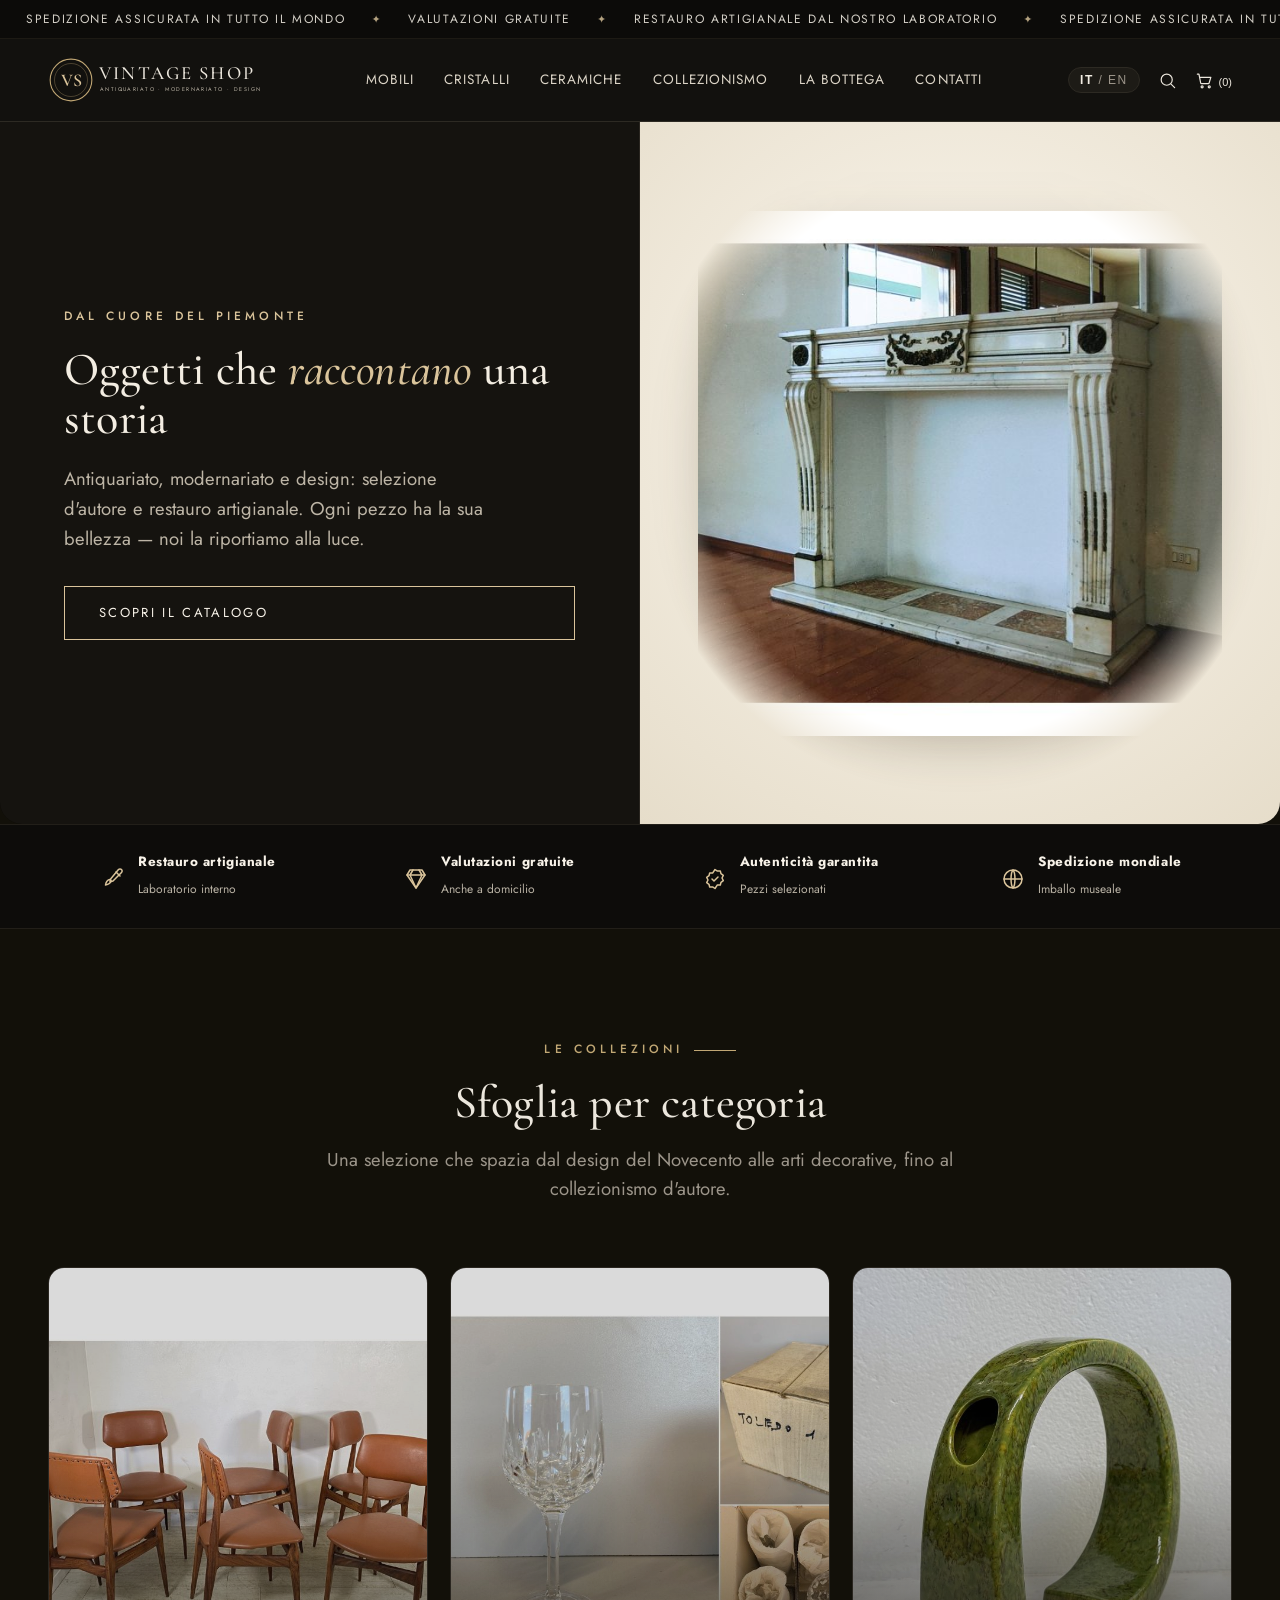
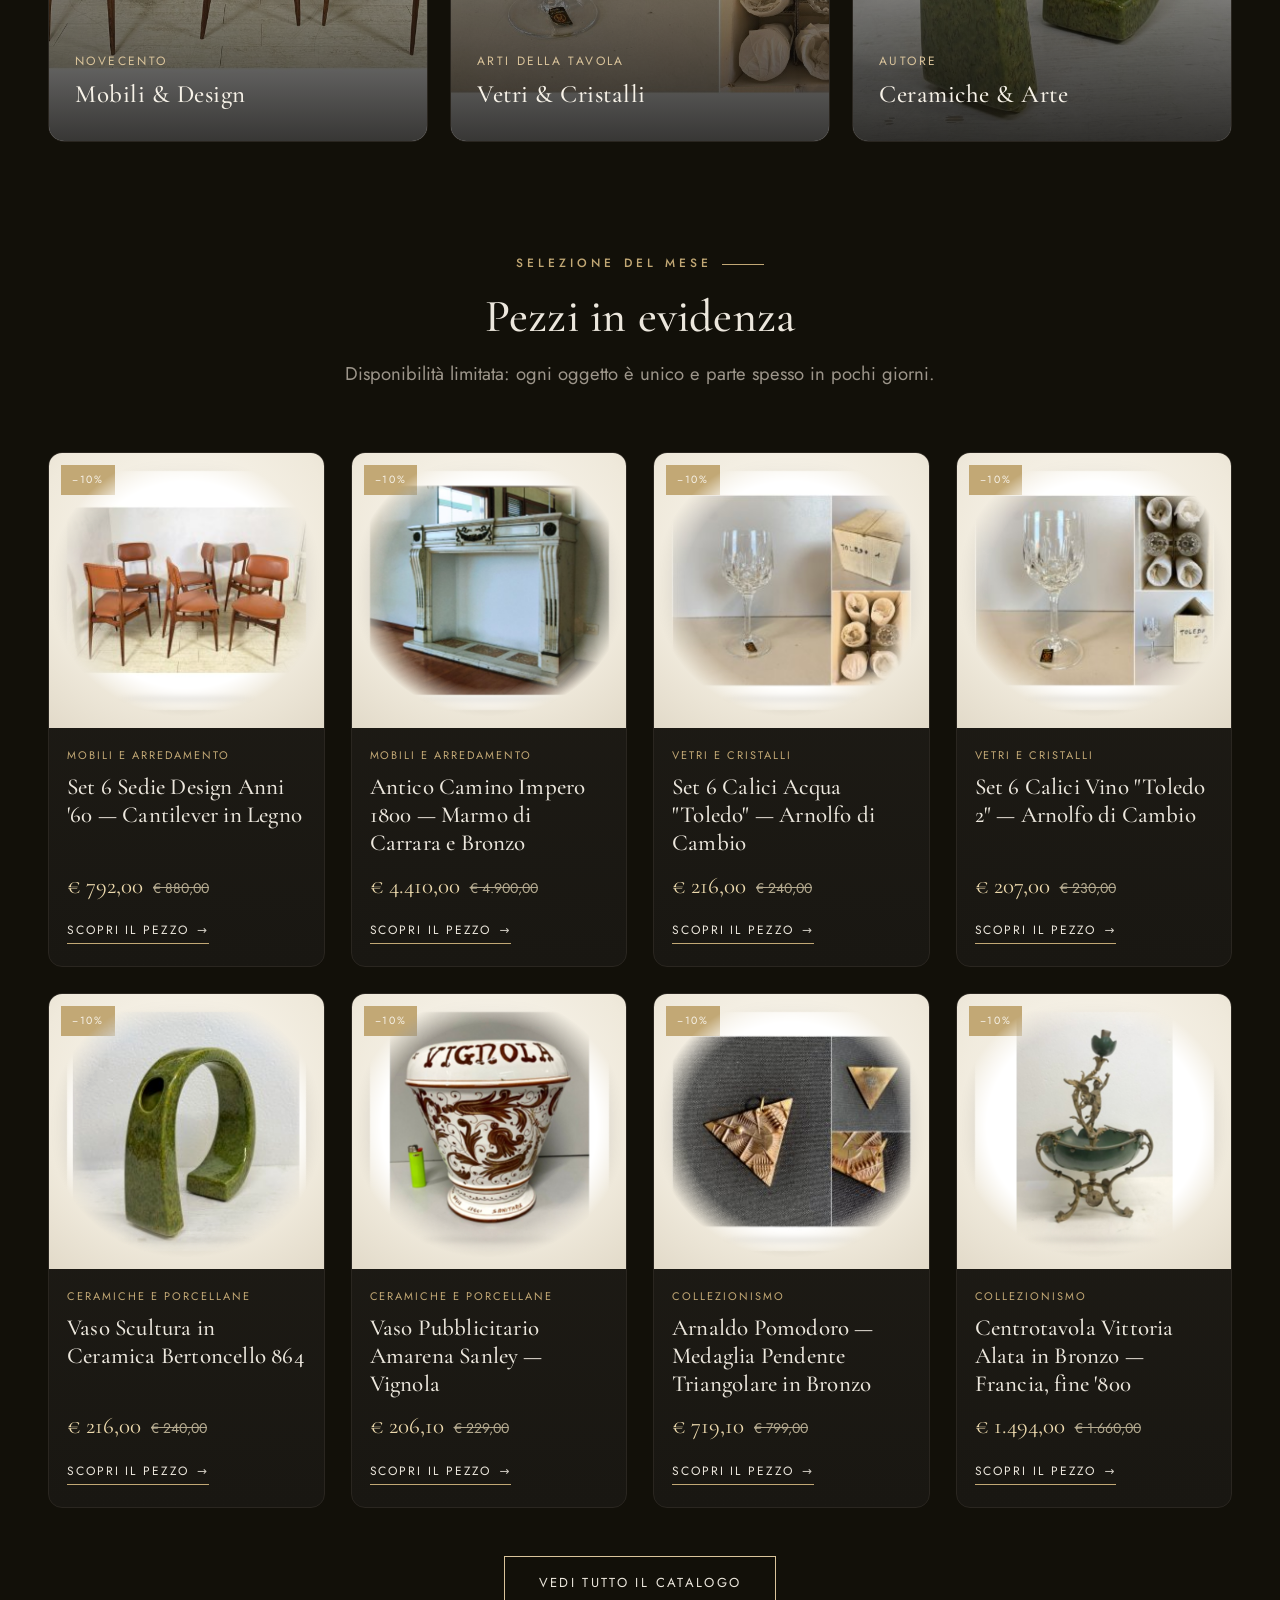
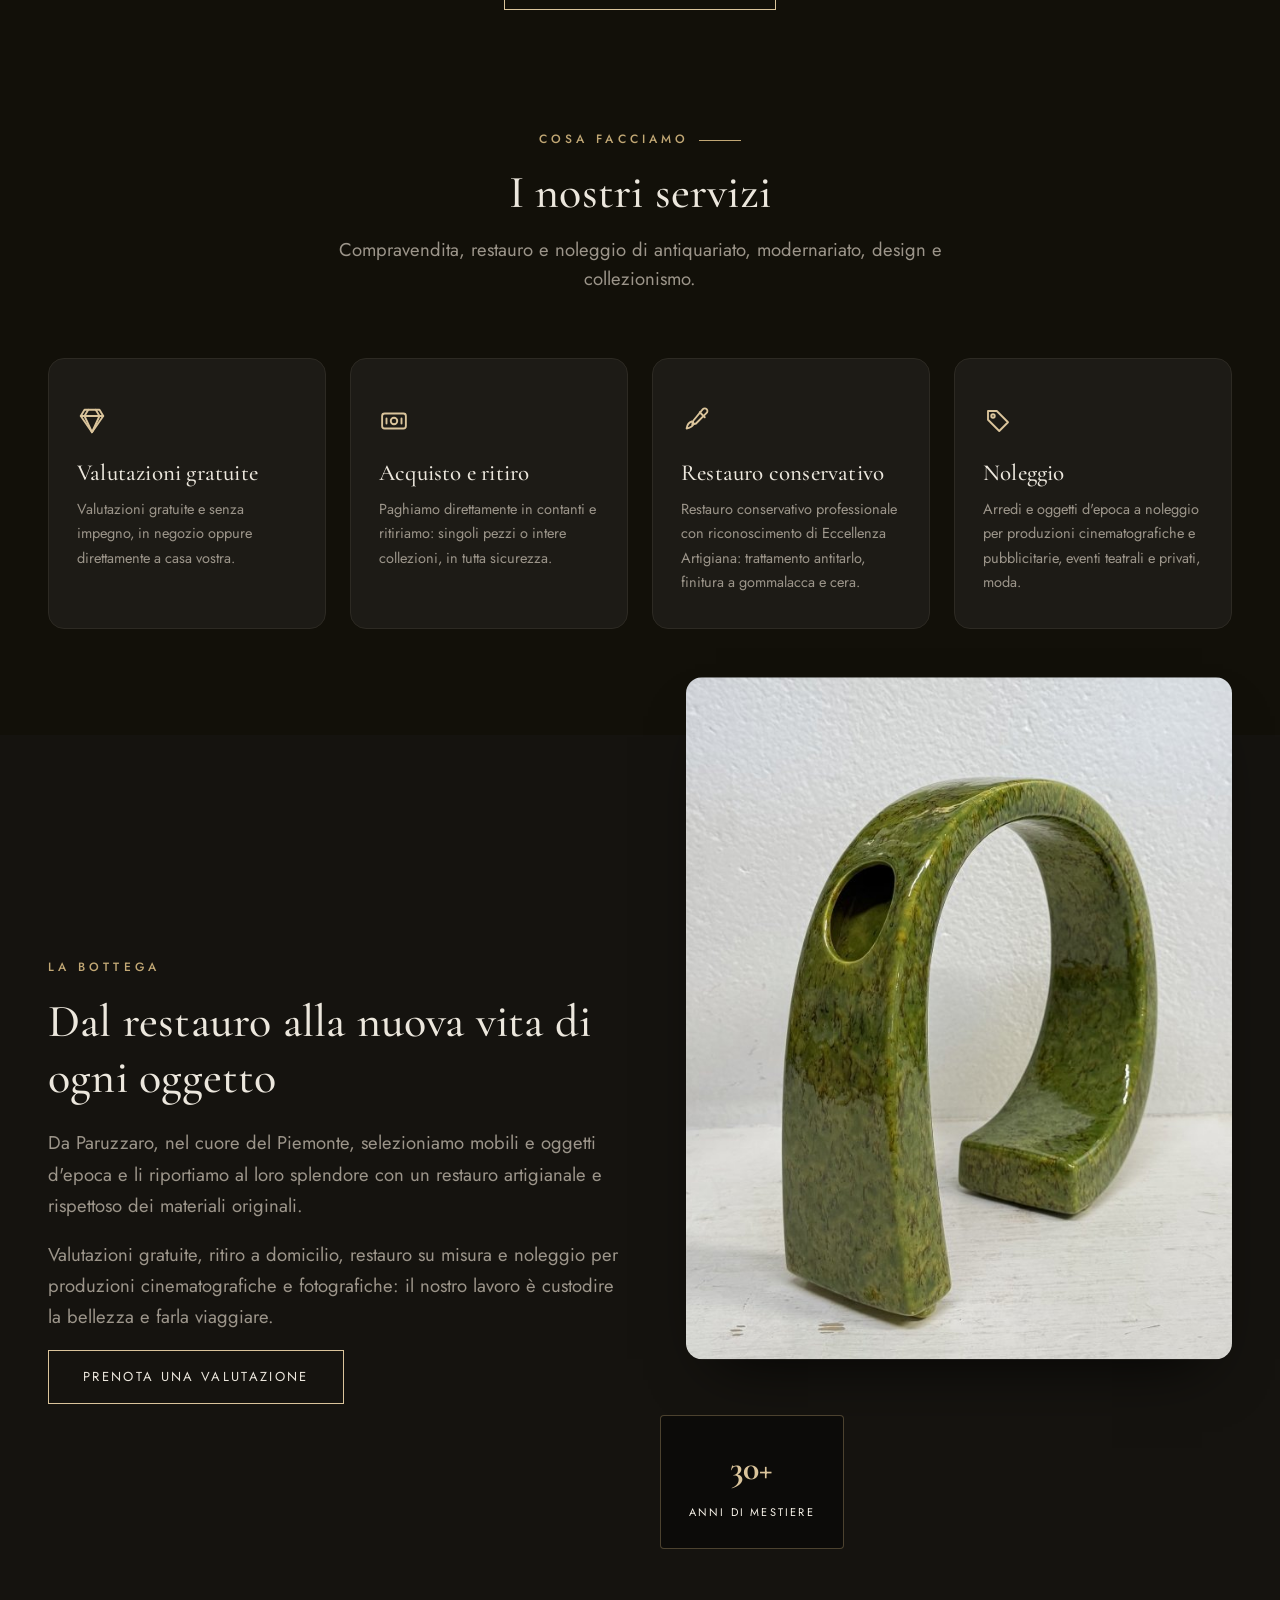
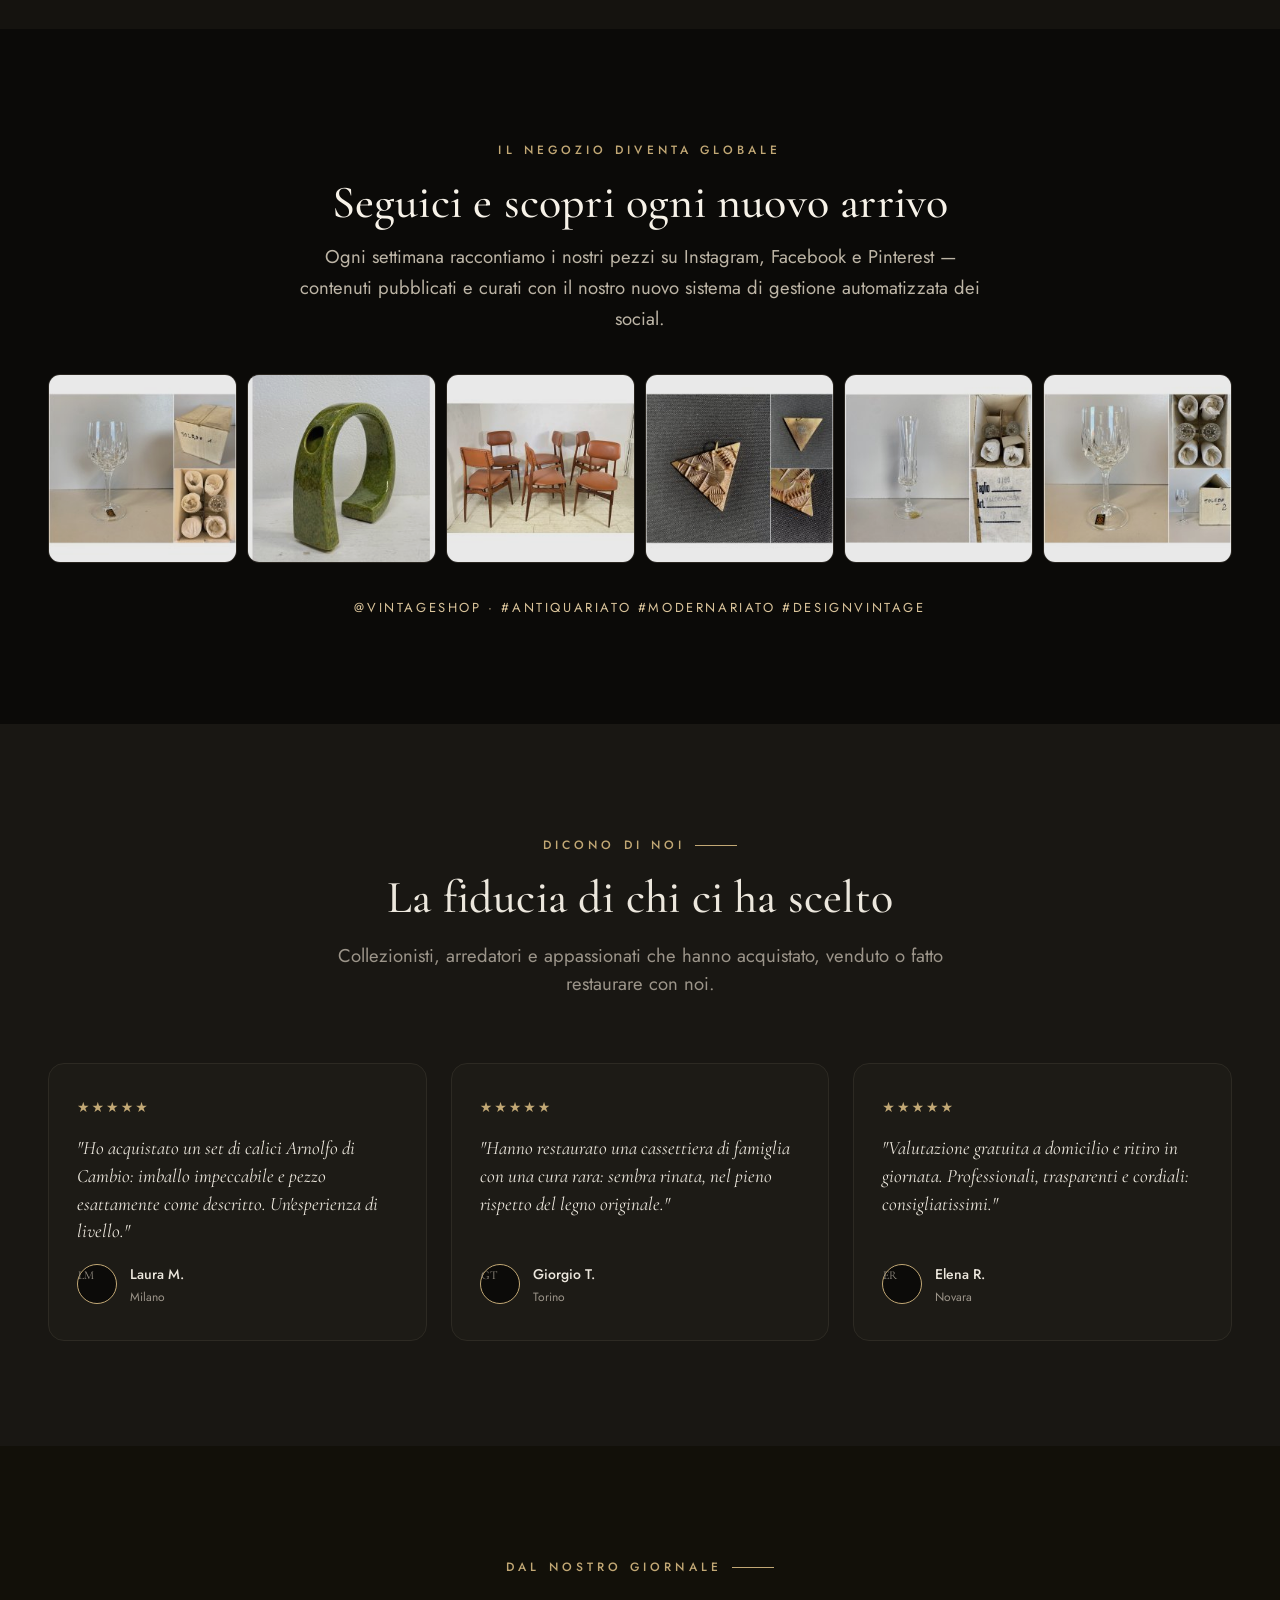
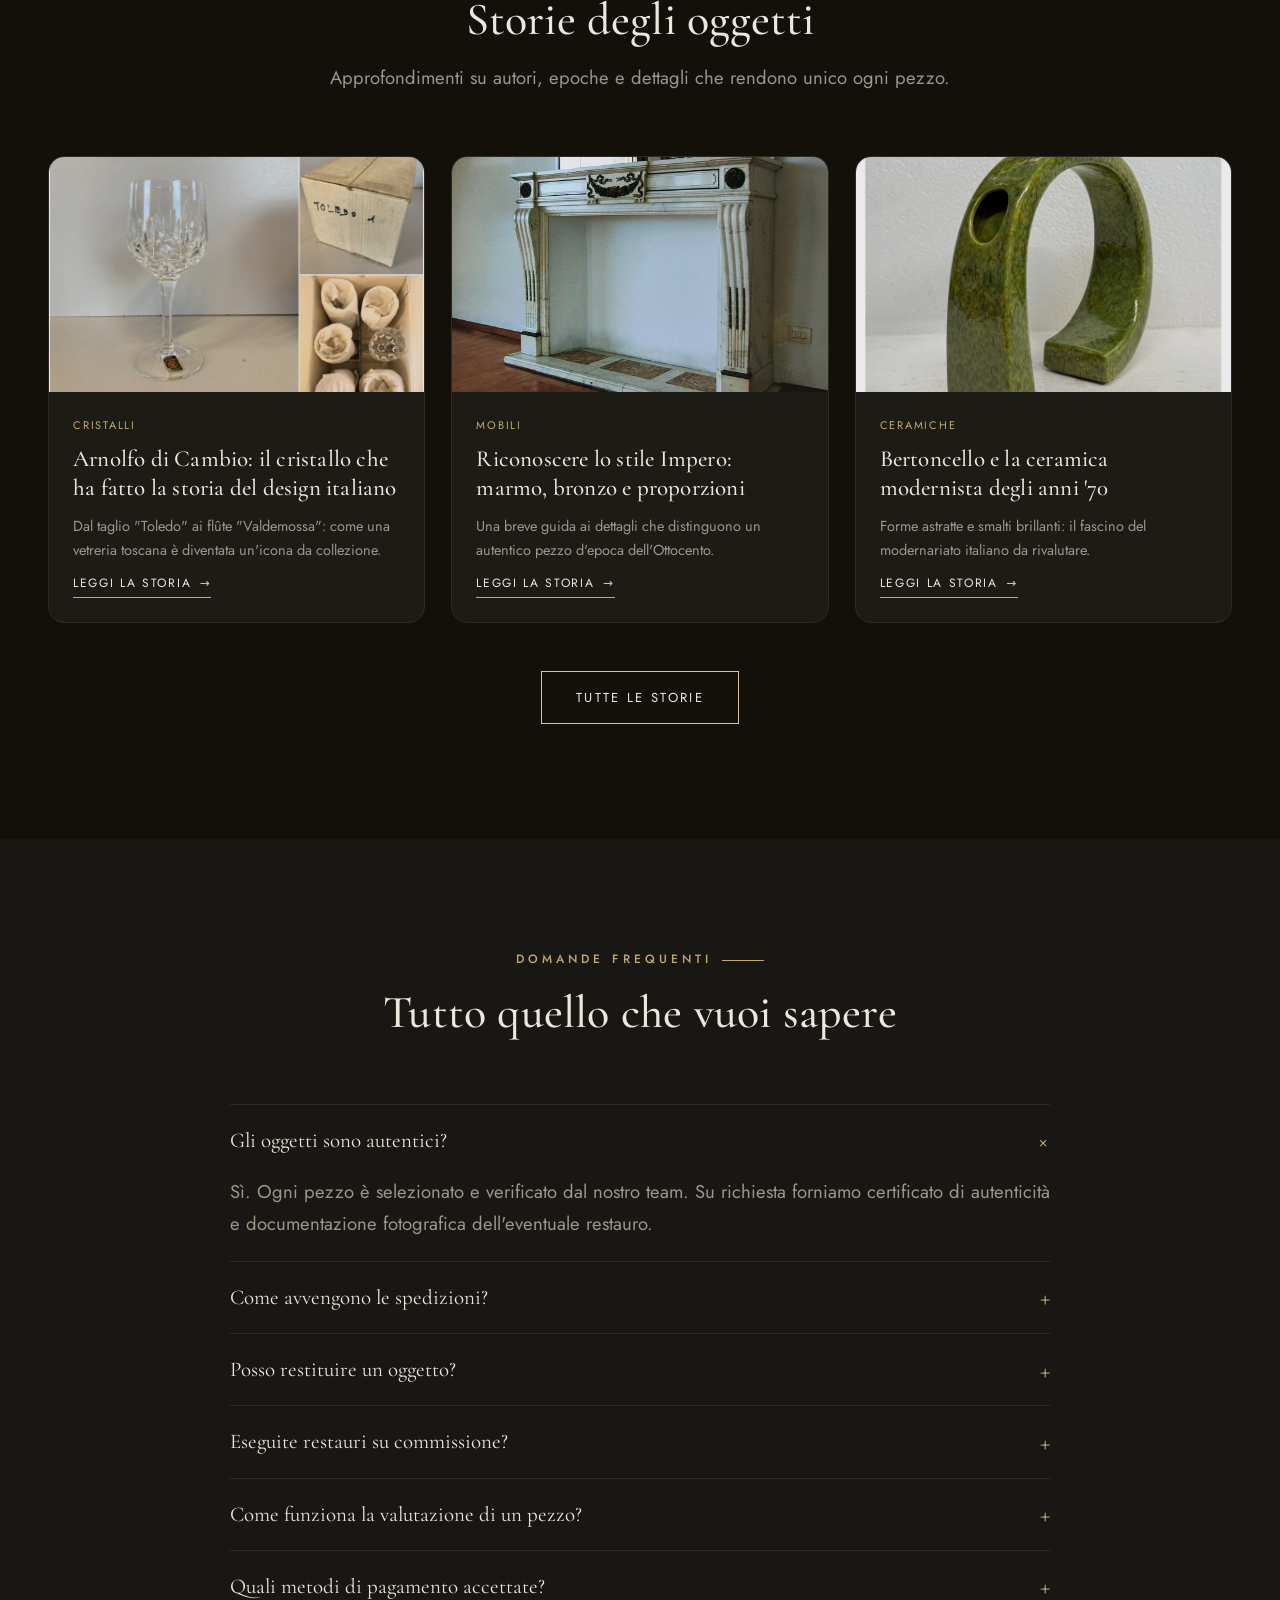
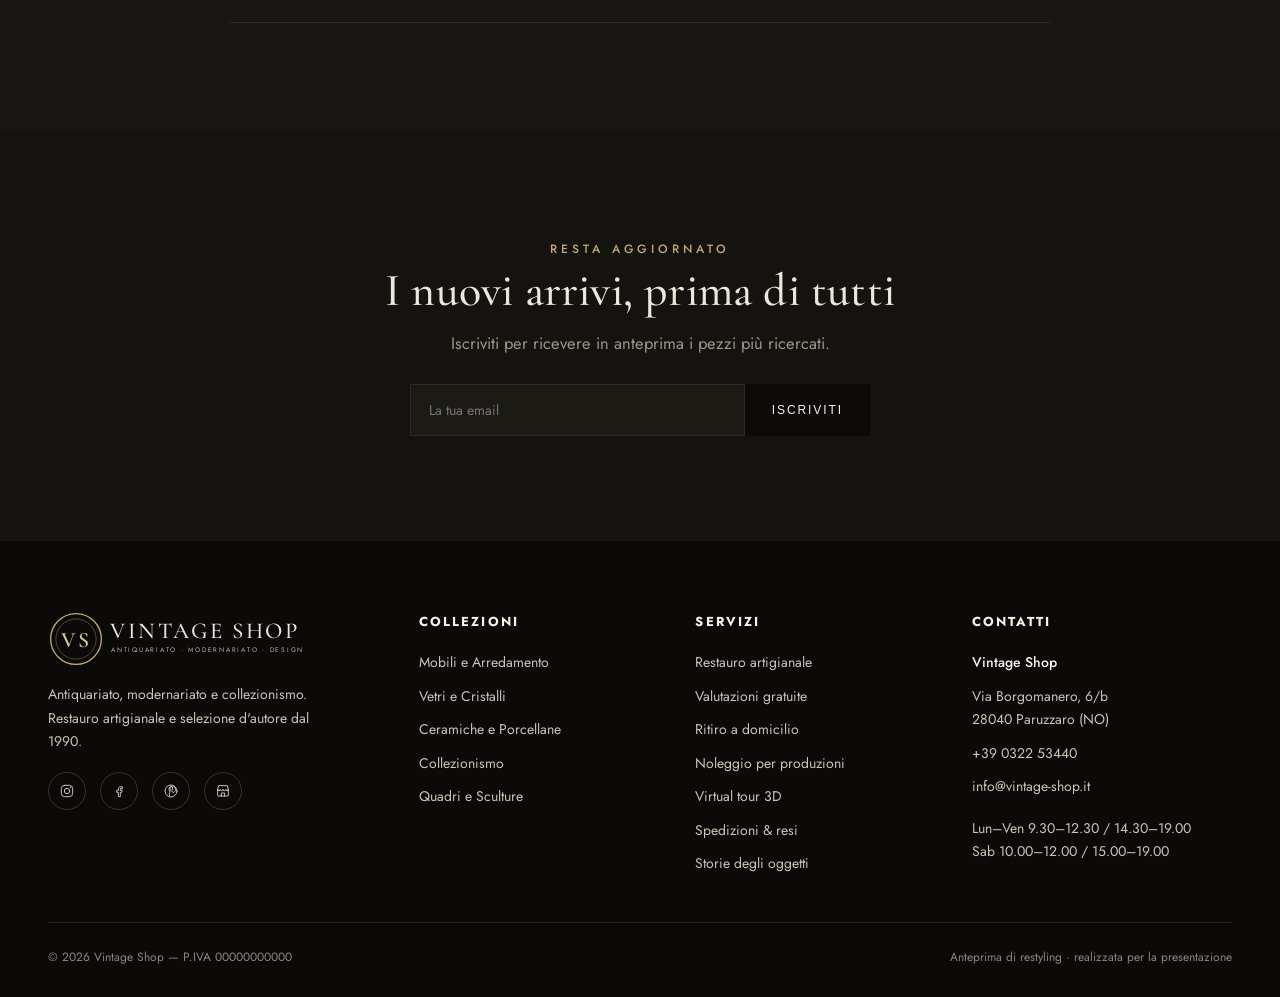
<file: index.html>
<!DOCTYPE html>
<html lang="it">
<head>
<meta charset="UTF-8">
<meta name="viewport" content="width=device-width, initial-scale=1.0">
<title>Vintage Shop — Antiquariato, Modernariato & Collezionismo</title>
<meta name="description" content="Vintage Shop: oggetti e mobili di antiquariato, modernariato e design. Restauro artigianale, valutazioni gratuite, spedizione in tutto il mondo.">
<link rel="preconnect" href="https://fonts.googleapis.com">
<link rel="preconnect" href="https://fonts.gstatic.com" crossorigin>
<link href="https://fonts.googleapis.com/css2?family=Cormorant+Garamond:ital,wght@0,400;0,500;0,600;1,400;1,500&family=Jost:wght@300;400;500&display=swap" rel="stylesheet">
<link rel="stylesheet" href="styles.css">
</head>
<body class="theme-museo">

<!-- Topbar -->
<div class="topbar">
  <div class="container">
    <span><span class="oro">✦</span> Spedizione assicurata in tutto il mondo</span>
    <span>Valutazioni gratuite</span>
    <span>Restauro artigianale dal nostro laboratorio</span>
  </div>
</div>

<!-- Header -->
<header class="site-header">
  <div class="header-inner">
    <a class="brand" href="index.html">
      <span class="name">Vintage Shop</span>
      <span class="sub">Antiquariato · Modernariato · Design</span>
    </a>
    <nav class="nav">
      <a href="catalogo.html">Mobili</a>
      <a href="catalogo.html">Cristalli</a>
      <a href="catalogo.html">Ceramiche</a>
      <a href="catalogo.html">Collezionismo</a>
      <a href="bottega.html">La bottega</a>
      <a href="contatti.html">Contatti</a>
    </nav>
    <div class="header-actions">
      <button class="lang" title="Sito multilingua (anteprima)"><b>IT</b> / EN</button>
      <button class="icon-btn" title="Cerca">⌕</button>
      <button class="icon-btn" title="Carrello">⛬ <small style="font-size:11px">(0)</small></button>
      <button class="burger" id="burger" aria-label="Menu">☰</button>
    </div>
  </div>
  <nav class="mobile-nav" id="mobileNav">
    <a href="catalogo.html">Mobili e Arredamento</a>
    <a href="catalogo.html">Vetri e Cristalli</a>
    <a href="catalogo.html">Ceramiche</a>
    <a href="catalogo.html">Collezionismo</a>
    <a href="bottega.html">La bottega</a>
    <a href="contatti.html">Contatti</a>
  </nav>
</header>

<!-- Hero -->
<section class="hero hero-split">
  <div class="hero-panel">
    <span class="eyebrow">Dal cuore del Piemonte</span>
    <h1>Oggetti che <em>raccontano</em> una storia</h1>
    <p>Antiquariato, modernariato e design: selezione d'autore e restauro artigianale. Ogni pezzo ha la sua bellezza — noi la riportiamo alla luce.</p>
    <a href="catalogo.html" class="btn">Scopri il catalogo</a>
  </div>
  <div class="hero-stage">
    <div class="hero-slides">
      <div class="slide active"><img src="assets/m_camino.jpg" alt="Camino Impero in marmo di Carrara"></div>
      <div class="slide"><img src="assets/big1.jpg" alt="Set di sedie di design anni '60"></div>
      <div class="slide"><img src="assets/col_vittoria.jpg" alt="Centrotavola Vittoria Alata in bronzo"></div>
      <div class="slide"><img src="assets/big6.jpg" alt="Vaso scultura Bertoncello"></div>
      <div class="slide"><img src="assets/m_specchio.jpg" alt="Specchio di design Gino Sarfatti"></div>
    </div>
  </div>
</section>

<!-- Valori -->
<div class="values">
  <div class="container">
    <div class="value"><span class="vi">✦</span><div><b>Restauro artigianale</b><small>Laboratorio interno</small></div></div>
    <div class="value"><span class="vi">❖</span><div><b>Valutazioni gratuite</b><small>Anche a domicilio</small></div></div>
    <div class="value"><span class="vi">✺</span><div><b>Autenticità garantita</b><small>Pezzi selezionati</small></div></div>
    <div class="value"><span class="vi">➤</span><div><b>Spedizione mondiale</b><small>Imballo museale</small></div></div>
  </div>
</div>

<!-- Categorie -->
<section class="block" id="categorie">
  <div class="container">
    <div class="section-head">
      <span class="eyebrow">Le collezioni</span>
      <h2>Sfoglia per categoria</h2>
      <p>Una selezione che spazia dal design del Novecento alle arti decorative, fino al collezionismo d'autore.</p>
    </div>
    <div class="cats">
      <a class="cat" href="catalogo.html?cat=mobili">
        <img src="assets/big1.jpg" alt="Mobili e design">
        <div class="label"><span>Novecento</span><h3>Mobili & Design</h3></div>
      </a>
      <a class="cat" href="catalogo.html?cat=cristalli">
        <img src="assets/big2.jpg" alt="Vetri e cristalli">
        <div class="label"><span>Arti della tavola</span><h3>Vetri & Cristalli</h3></div>
      </a>
      <a class="cat" href="catalogo.html?cat=ceramiche">
        <img src="assets/big6.jpg" alt="Ceramiche e collezionismo">
        <div class="label"><span>Autore</span><h3>Ceramiche & Arte</h3></div>
      </a>
    </div>
  </div>
</section>

<!-- Prodotti -->
<section class="block" id="prodotti" style="padding-top:0">
  <div class="container">
    <div class="section-head">
      <span class="eyebrow">Selezione del mese</span>
      <h2>Pezzi in evidenza</h2>
      <p>Disponibilità limitata: ogni oggetto è unico e parte spesso in pochi giorni.</p>
    </div>
    <div class="products" id="featuredGrid"></div>
    <div class="products" style="display:none">

      <a class="card" href="prodotto.html">
        <div class="ph"><span class="tag sale">−10%</span><img src="assets/p1.jpg" alt="Set 6 sedie design anni 60"></div>
        <div class="body">
          <span class="cat-name">Mobili & Design</span>
          <h3>Set 6 Sedie Design Anni '60 — Cantilever</h3>
          <div class="price"><span class="now">€ 792,00</span><span class="was">€ 880,00</span></div>
          <span class="add">Scopri il pezzo</span>
        </div>
      </a>

      <a class="card" href="prodotto.html">
        <div class="ph"><span class="tag">Autentico</span><img src="assets/p2.jpg" alt="Set 6 calici Toledo Arnolfo di Cambio"></div>
        <div class="body">
          <span class="cat-name">Vetri & Cristalli</span>
          <h3>Set 6 Calici Acqua "Toledo" — Arnolfo di Cambio</h3>
          <div class="price"><span class="now">€ 216,00</span><span class="was">€ 240,00</span></div>
          <span class="add">Scopri il pezzo</span>
        </div>
      </a>

      <a class="card" href="prodotto.html">
        <div class="ph"><span class="tag sale">−10%</span><img src="assets/p5.jpg" alt="Medaglia Arnaldo Pomodoro"></div>
        <div class="body">
          <span class="cat-name">Collezionismo</span>
          <h3>Arnaldo Pomodoro — Medaglia Pendente in Bronzo</h3>
          <div class="price"><span class="now">€ 719,10</span><span class="was">€ 799,00</span></div>
          <span class="add">Scopri il pezzo</span>
        </div>
      </a>

      <a class="card" href="prodotto.html">
        <div class="ph"><span class="tag">Anni '70</span><img src="assets/p6.jpg" alt="Vaso scultura Bertoncello"></div>
        <div class="body">
          <span class="cat-name">Ceramiche</span>
          <h3>Vaso Scultura in Ceramica Bertoncello 864</h3>
          <div class="price"><span class="now">€ 216,00</span><span class="was">€ 240,00</span></div>
          <span class="add">Scopri il pezzo</span>
        </div>
      </a>

      <a class="card" href="prodotto.html">
        <div class="ph"><span class="tag sale">−10%</span><img src="assets/p3.jpg" alt="Set 6 calici vino Toledo 2"></div>
        <div class="body">
          <span class="cat-name">Vetri & Cristalli</span>
          <h3>Set 6 Calici Vino "Toledo 2" — Arnolfo di Cambio</h3>
          <div class="price"><span class="now">€ 207,00</span><span class="was">€ 230,00</span></div>
          <span class="add">Scopri il pezzo</span>
        </div>
      </a>

      <a class="card" href="prodotto.html">
        <div class="ph"><span class="tag">Cristallo</span><img src="assets/p7.jpg" alt="Set 4 flut Valdemossa"></div>
        <div class="body">
          <span class="cat-name">Vetri & Cristalli</span>
          <h3>Set 4 Flûte Cristallo "Valdemossa" — Taglio 1000</h3>
          <div class="price"><span class="now">€ 144,00</span><span class="was">€ 160,00</span></div>
          <span class="add">Scopri il pezzo</span>
        </div>
      </a>

      <a class="card" href="prodotto.html">
        <div class="ph"><span class="tag">Autentico</span><img src="assets/p4.jpg" alt="Set 6 calici acqua Toledo 1"></div>
        <div class="body">
          <span class="cat-name">Vetri & Cristalli</span>
          <h3>Set 6 Calici Acqua "Toledo 1" — Arnolfo di Cambio</h3>
          <div class="price"><span class="now">€ 216,00</span><span class="was">€ 240,00</span></div>
          <span class="add">Scopri il pezzo</span>
        </div>
      </a>

      <a class="card" href="prodotto.html">
        <div class="ph"><span class="tag sale">−10%</span><img src="assets/p8.jpg" alt="Set 6 flut Valdemossa"></div>
        <div class="body">
          <span class="cat-name">Vetri & Cristalli</span>
          <h3>Set 6 Flûte Cristallo "Valdemossa" — Taglio 1000</h3>
          <div class="price"><span class="now">€ 216,00</span><span class="was">€ 240,00</span></div>
          <span class="add">Scopri il pezzo</span>
        </div>
      </a>

    </div>
    <div style="text-align:center;margin-top:48px">
      <a href="catalogo.html" class="btn btn-dark">Vedi tutto il catalogo</a>
    </div>
  </div>
</section>

<!-- I nostri servizi -->
<section class="block" style="padding-top:0">
  <div class="container">
    <div class="section-head">
      <span class="eyebrow">Cosa facciamo</span>
      <h2>I nostri servizi</h2>
      <p>Compravendita, restauro e noleggio di antiquariato, modernariato, design e collezionismo.</p>
    </div>
    <div class="services s4">
      <div class="service"><div class="ic">❖</div><h3>Valutazioni gratuite</h3><p>Valutazioni gratuite e senza impegno, in negozio oppure direttamente a casa vostra.</p></div>
      <div class="service"><div class="ic">€</div><h3>Acquisto e ritiro</h3><p>Paghiamo direttamente in contanti e ritiriamo: singoli pezzi o intere collezioni, in tutta sicurezza.</p></div>
      <div class="service"><div class="ic">✦</div><h3>Restauro conservativo</h3><p>Restauro conservativo professionale con riconoscimento di Eccellenza Artigiana: trattamento antitarlo, finitura a gommalacca e cera.</p></div>
      <div class="service"><div class="ic">✺</div><h3>Noleggio</h3><p>Arredi e oggetti d'epoca a noleggio per produzioni cinematografiche e pubblicitarie, eventi teatrali e privati, moda.</p></div>
    </div>
  </div>
</section>

<!-- Storytelling -->
<section class="block story" id="bottega">
  <div class="container">
    <div class="txt">
      <span class="eyebrow">La bottega</span>
      <h2>Dal restauro alla nuova vita di ogni oggetto</h2>
      <p>Da Paruzzaro, nel cuore del Piemonte, selezioniamo mobili e oggetti d'epoca e li riportiamo al loro splendore con un restauro artigianale e rispettoso dei materiali originali.</p>
      <p>Valutazioni gratuite, ritiro a domicilio, restauro su misura e noleggio per produzioni cinematografiche e fotografiche: il nostro lavoro è custodire la bellezza e farla viaggiare.</p>
      <a href="contatti.html" class="btn btn-dark">Prenota una valutazione</a>
    </div>
    <div class="img-wrap">
      <img src="assets/big6.jpg" alt="Oggetto restaurato">
      <div class="badge"><b>30+</b><span>anni di mestiere</span></div>
    </div>
  </div>
</section>

<!-- Social / global -->
<section class="block social">
  <div class="container">
    <span class="eyebrow">Il negozio diventa globale</span>
    <h2>Seguici e scopri ogni nuovo arrivo</h2>
    <p class="lead">Ogni settimana raccontiamo i nostri pezzi su Instagram, Facebook e Pinterest — contenuti pubblicati e curati con il nostro nuovo sistema di gestione automatizzata dei social.</p>
    <div class="ig-grid">
      <div class="ig"><img src="assets/p2.jpg" alt=""></div>
      <div class="ig"><img src="assets/p6.jpg" alt=""></div>
      <div class="ig"><img src="assets/p1.jpg" alt=""></div>
      <div class="ig"><img src="assets/p5.jpg" alt=""></div>
      <div class="ig"><img src="assets/p7.jpg" alt=""></div>
      <div class="ig"><img src="assets/p3.jpg" alt=""></div>
    </div>
    <div class="handle">@vintageshop · #antiquariato #modernariato #designvintage</div>
  </div>
</section>

<!-- Testimonianze -->
<section class="block" style="background:var(--avorio-2)">
  <div class="container">
    <div class="section-head">
      <span class="eyebrow">Dicono di noi</span>
      <h2>La fiducia di chi ci ha scelto</h2>
      <p>Collezionisti, arredatori e appassionati che hanno acquistato, venduto o fatto restaurare con noi.</p>
    </div>
    <div class="quotes">
      <div class="quote">
        <div class="stars">★★★★★</div>
        <p class="q">"Ho acquistato un set di calici Arnolfo di Cambio: imballo impeccabile e pezzo esattamente come descritto. Un'esperienza di livello."</p>
        <div class="who"><span class="av">LM</span><div><b>Laura M.</b><span>Milano</span></div></div>
      </div>
      <div class="quote">
        <div class="stars">★★★★★</div>
        <p class="q">"Hanno restaurato una cassettiera di famiglia con una cura rara: sembra rinata, nel pieno rispetto del legno originale."</p>
        <div class="who"><span class="av">GT</span><div><b>Giorgio T.</b><span>Torino</span></div></div>
      </div>
      <div class="quote">
        <div class="stars">★★★★★</div>
        <p class="q">"Valutazione gratuita a domicilio e ritiro in giornata. Professionali, trasparenti e cordiali: consigliatissimi."</p>
        <div class="who"><span class="av">ER</span><div><b>Elena R.</b><span>Novara</span></div></div>
      </div>
    </div>
  </div>
</section>

<!-- Storie degli oggetti -->
<section class="block">
  <div class="container">
    <div class="section-head">
      <span class="eyebrow">Dal nostro giornale</span>
      <h2>Storie degli oggetti</h2>
      <p>Approfondimenti su autori, epoche e dettagli che rendono unico ogni pezzo.</p>
    </div>
    <div class="stories">
      <a class="story-card" href="storie.html">
        <div class="img"><img src="assets/big2.jpg" alt="Cristalli Arnolfo di Cambio"></div>
        <div class="body">
          <span class="meta">Cristalli</span>
          <h3>Arnolfo di Cambio: il cristallo che ha fatto la storia del design italiano</h3>
          <p>Dal taglio "Toledo" ai flûte "Valdemossa": come una vetreria toscana è diventata un'icona da collezione.</p>
          <span class="more">Leggi la storia</span>
        </div>
      </a>
      <a class="story-card" href="storie.html">
        <div class="img"><img src="assets/m_camino.jpg" alt="Stile Impero"></div>
        <div class="body">
          <span class="meta">Mobili</span>
          <h3>Riconoscere lo stile Impero: marmo, bronzo e proporzioni</h3>
          <p>Una breve guida ai dettagli che distinguono un autentico pezzo d'epoca dell'Ottocento.</p>
          <span class="more">Leggi la storia</span>
        </div>
      </a>
      <a class="story-card" href="storie.html">
        <div class="img"><img src="assets/big6.jpg" alt="Ceramica Bertoncello"></div>
        <div class="body">
          <span class="meta">Ceramiche</span>
          <h3>Bertoncello e la ceramica modernista degli anni '70</h3>
          <p>Forme astratte e smalti brillanti: il fascino del modernariato italiano da rivalutare.</p>
          <span class="more">Leggi la storia</span>
        </div>
      </a>
    </div>
    <div style="text-align:center;margin-top:48px">
      <a href="storie.html" class="btn btn-dark">Tutte le storie</a>
    </div>
  </div>
</section>

<!-- FAQ -->
<section class="block" style="background:var(--avorio-2)">
  <div class="container">
    <div class="section-head">
      <span class="eyebrow">Domande frequenti</span>
      <h2>Tutto quello che vuoi sapere</h2>
    </div>
    <div class="faq">
      <div class="faq-item open">
        <button class="faq-q">Gli oggetti sono autentici? <span class="pm">+</span></button>
        <div class="faq-a"><p>Sì. Ogni pezzo è selezionato e verificato dal nostro team. Su richiesta forniamo certificato di autenticità e documentazione fotografica dell'eventuale restauro.</p></div>
      </div>
      <div class="faq-item">
        <button class="faq-q">Come avvengono le spedizioni? <span class="pm">+</span></button>
        <div class="faq-a"><p>Spediamo in tutta Italia e all'estero con corriere assicurato e imballo su misura "museale". È sempre possibile il ritiro in negozio a Paruzzaro (NO). Tempi e costi sono calcolati in base alla destinazione.</p></div>
      </div>
      <div class="faq-item">
        <button class="faq-q">Posso restituire un oggetto? <span class="pm">+</span></button>
        <div class="faq-a"><p>Sì: se il pezzo non corrisponde alla descrizione puoi restituirlo entro 14 giorni dal ricevimento. Trattandosi di pezzi unici, ti seguiamo caso per caso per garantirti la massima serenità.</p></div>
      </div>
      <div class="faq-item">
        <button class="faq-q">Eseguite restauri su commissione? <span class="pm">+</span></button>
        <div class="faq-a"><p>Sì. Realizziamo restauro conservativo professionale con riconoscimento di Eccellenza Artigiana: trattamento antitarlo, finitura a gommalacca e cera, nel rispetto dei materiali originali.</p></div>
      </div>
      <div class="faq-item">
        <button class="faq-q">Come funziona la valutazione di un pezzo? <span class="pm">+</span></button>
        <div class="faq-a"><p>È gratuita e senza impegno: puoi portarci l'oggetto in negozio, inviarci delle foto oppure fissare una valutazione direttamente a casa tua.</p></div>
      </div>
      <div class="faq-item">
        <button class="faq-q">Quali metodi di pagamento accettate? <span class="pm">+</span></button>
        <div class="faq-a"><p>Carte di credito, PayPal e bonifico bancario per gli acquisti online; in negozio anche contanti. Per gli acquisti che facciamo noi, paghiamo direttamente in contanti.</p></div>
      </div>
    </div>
  </div>
</section>

<!-- Newsletter -->
<section class="block news" id="news">
  <div class="container">
    <span class="eyebrow">Resta aggiornato</span>
    <h2>I nuovi arrivi, prima di tutti</h2>
    <p>Iscriviti per ricevere in anteprima i pezzi più ricercati.</p>
    <form onsubmit="return false">
      <input type="email" placeholder="La tua email" aria-label="Email">
      <button type="submit">Iscriviti</button>
    </form>
  </div>
</section>

<!-- Footer -->
<footer class="site-footer" id="contatti">
  <div class="container">
    <div class="footer-grid">
      <div>
        <div class="name">Vintage Shop</div>
        <p style="margin-top:16px;max-width:280px">Antiquariato, modernariato e collezionismo. Restauro artigianale e selezione d'autore dal 1990.</p>
        <div class="foot-social">
          <a href="#" title="Instagram">⌾</a>
          <a href="#" title="Facebook">ⓕ</a>
          <a href="#" title="Pinterest">ⓟ</a>
          <a href="#" title="eBay">⛬</a>
        </div>
      </div>
      <div>
        <h4>Collezioni</h4>
        <ul>
          <li><a href="catalogo.html">Mobili e Arredamento</a></li>
          <li><a href="catalogo.html">Vetri e Cristalli</a></li>
          <li><a href="catalogo.html">Ceramiche e Porcellane</a></li>
          <li><a href="catalogo.html">Collezionismo</a></li>
          <li><a href="catalogo.html">Quadri e Sculture</a></li>
        </ul>
      </div>
      <div>
        <h4>Servizi</h4>
        <ul>
          <li><a href="bottega.html">Restauro artigianale</a></li>
          <li><a href="bottega.html">Valutazioni gratuite</a></li>
          <li><a href="bottega.html">Ritiro a domicilio</a></li>
          <li><a href="bottega.html">Noleggio per produzioni</a></li>
          <li><a href="bottega.html">Virtual tour 3D</a></li>
        </ul>
      </div>
      <div class="contact">
        <h4>Contatti</h4>
        <ul>
          <li><b>Vintage Shop</b></li>
          <li>Via Borgomanero, 6/b<br>28040 Paruzzaro (NO)</li>
          <li><a href="tel:+390322534 40">+39 0322 53440</a></li>
          <li><a href="mailto:info@vintage-shop.it">info@vintage-shop.it</a></li>
          <li style="margin-top:8px">Lun–Ven 9.30–12.30 / 14.30–19.00<br>Sab 10.00–12.00 / 15.00–19.00</li>
        </ul>
      </div>
    </div>
    <div class="copyright">
      <span>© 2026 Vintage Shop — P.IVA 00000000000</span>
      <span>Anteprima di restyling · realizzata per la presentazione</span>
    </div>
  </div>
</footer>

<script src="data.js"></script>
<script>
  // Pezzi in evidenza: 2 per categoria, dai dati reali
  var featured = [];
  ['mobili','cristalli','ceramiche','collezionismo'].forEach(function(c){
    featured = featured.concat(VS.byCat(c).slice(0,2));
  });
  document.getElementById('featuredGrid').innerHTML = featured.map(function(p){ return VS.cardHTML(p); }).join('');
</script>
<script src="app.js"></script>
</body>
</html>
</file>
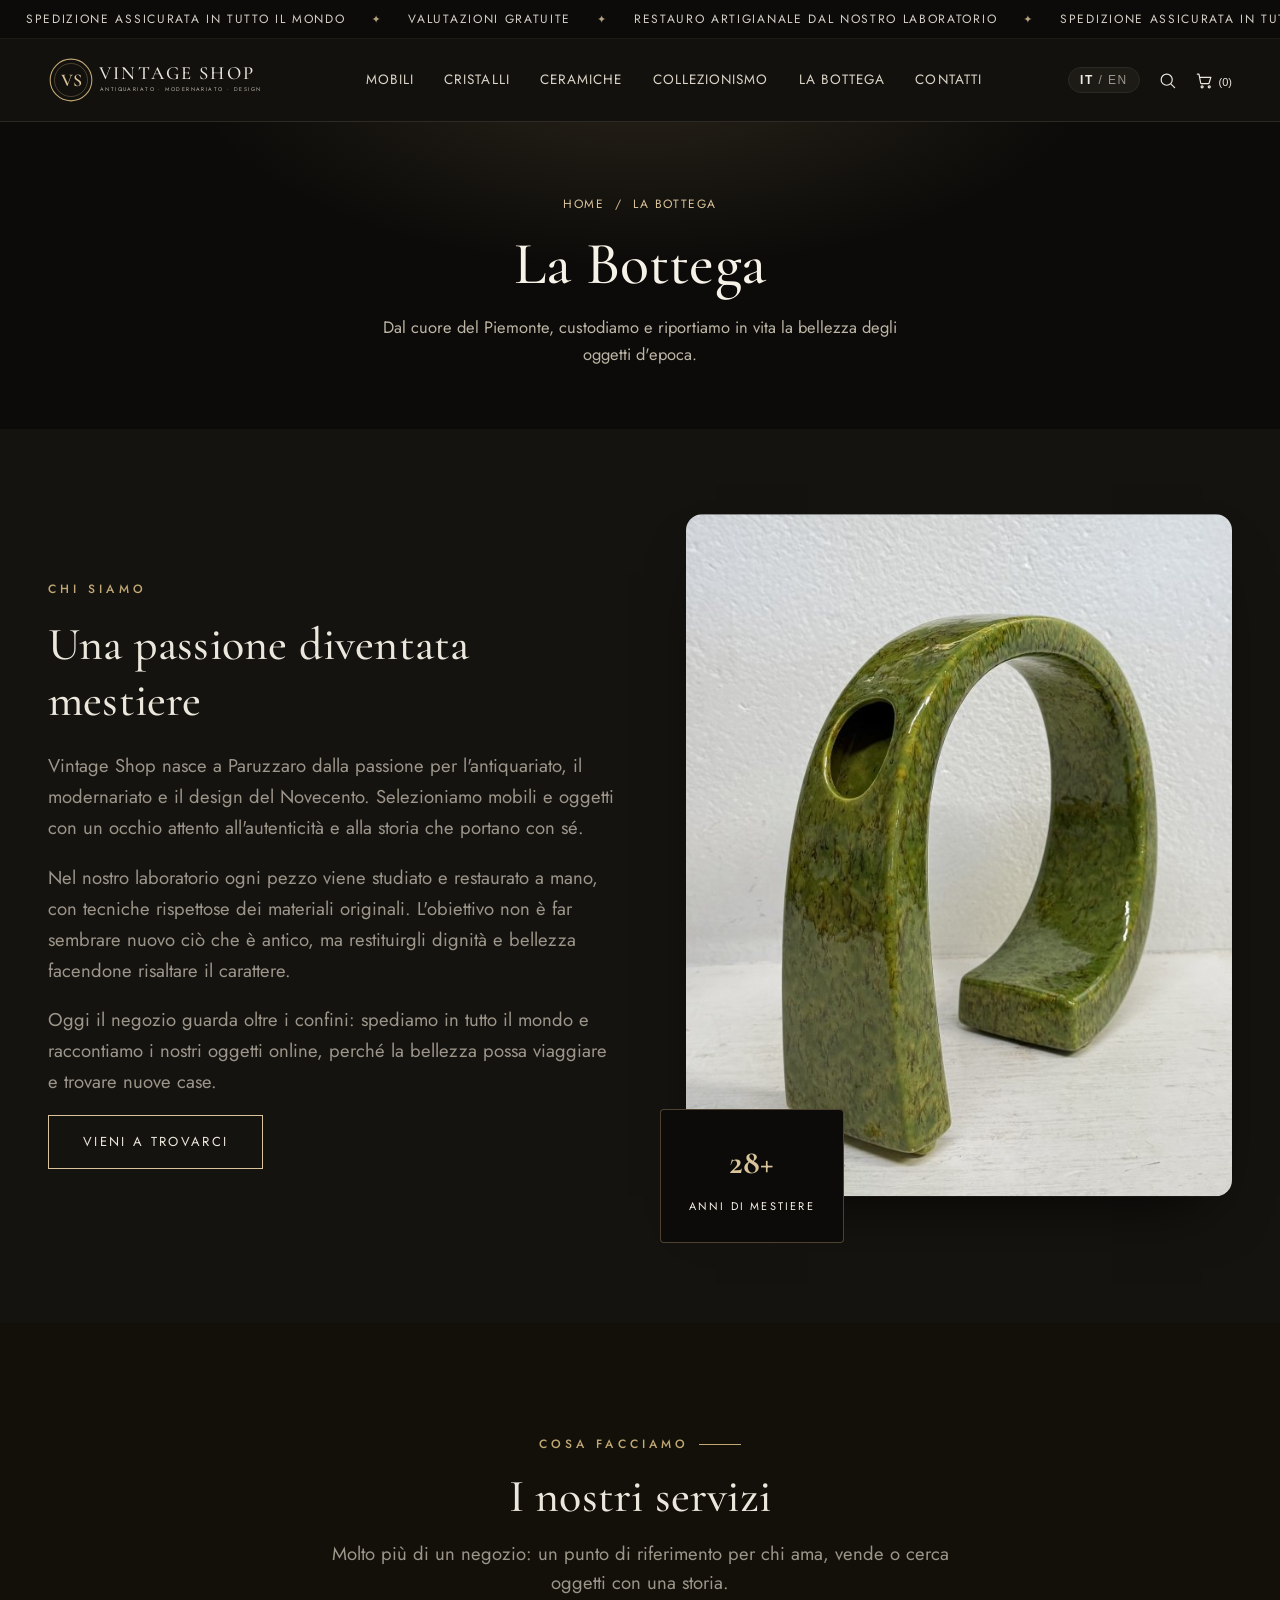
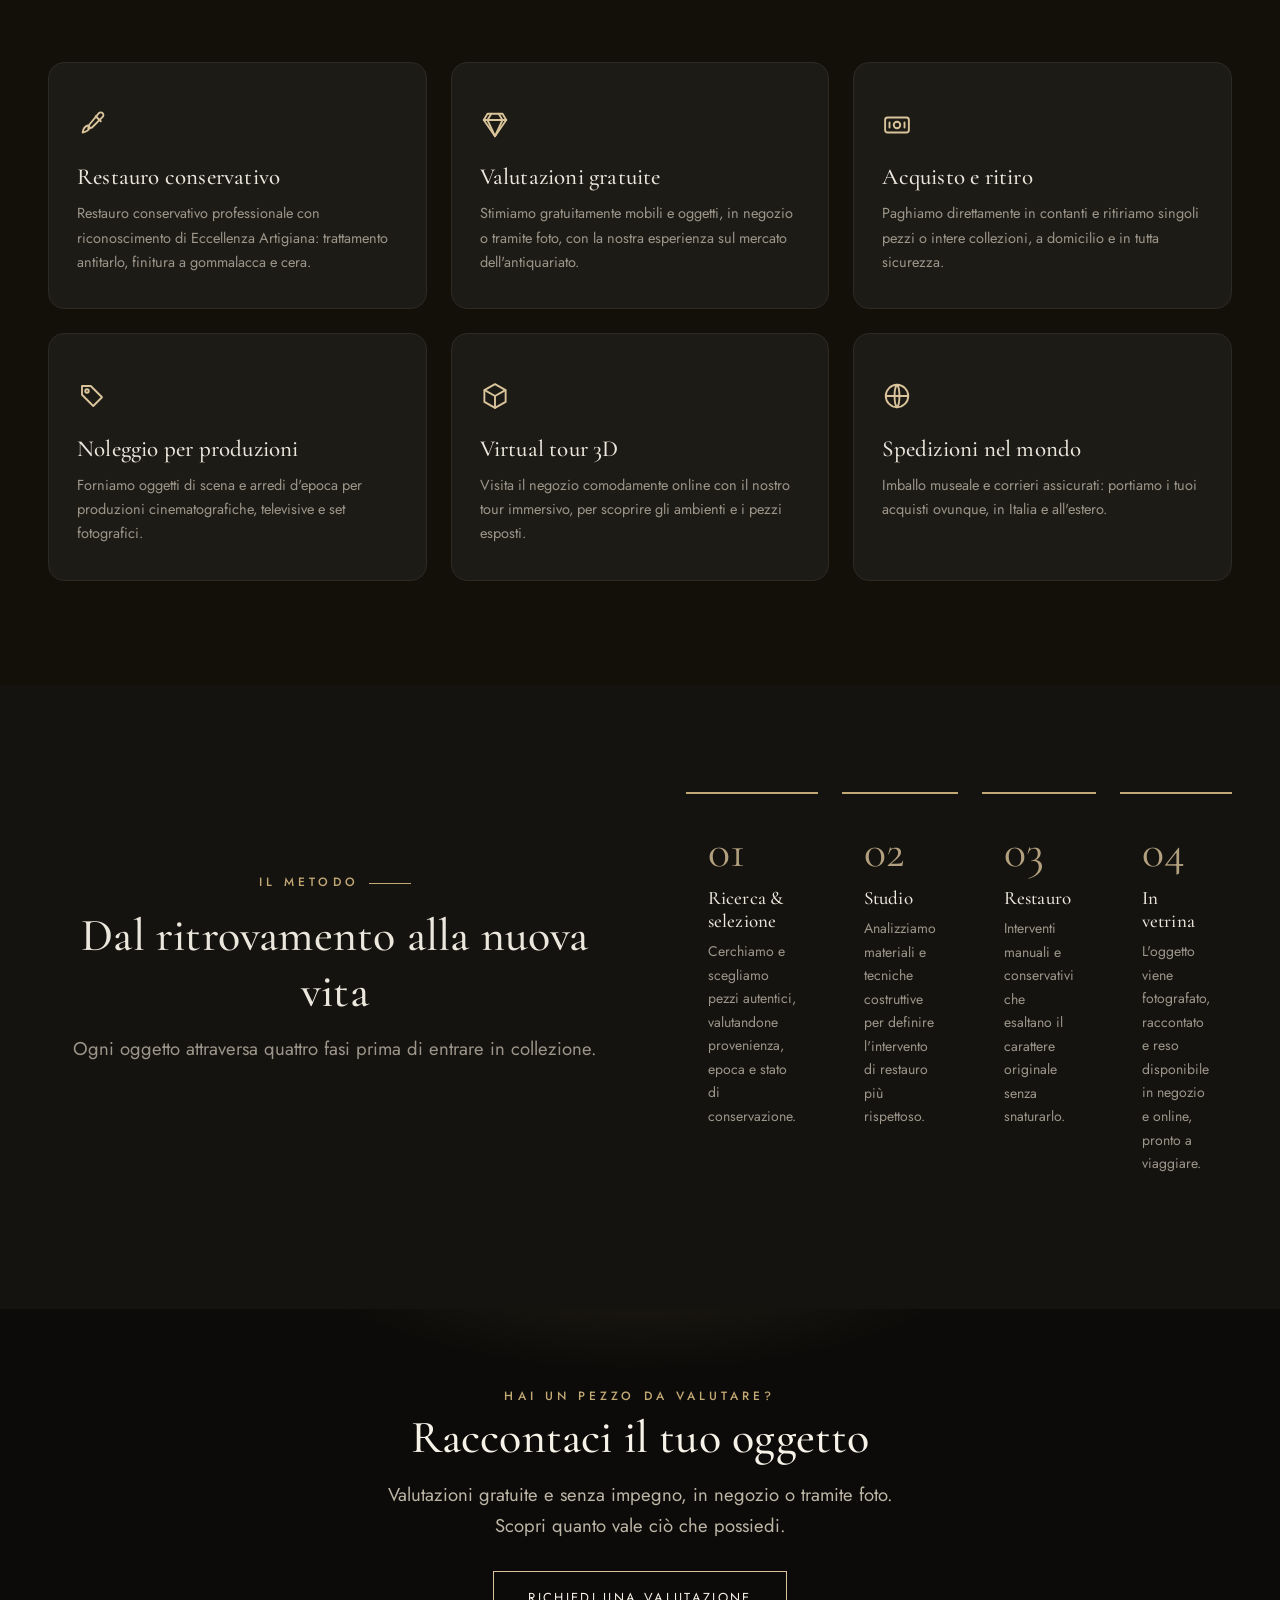
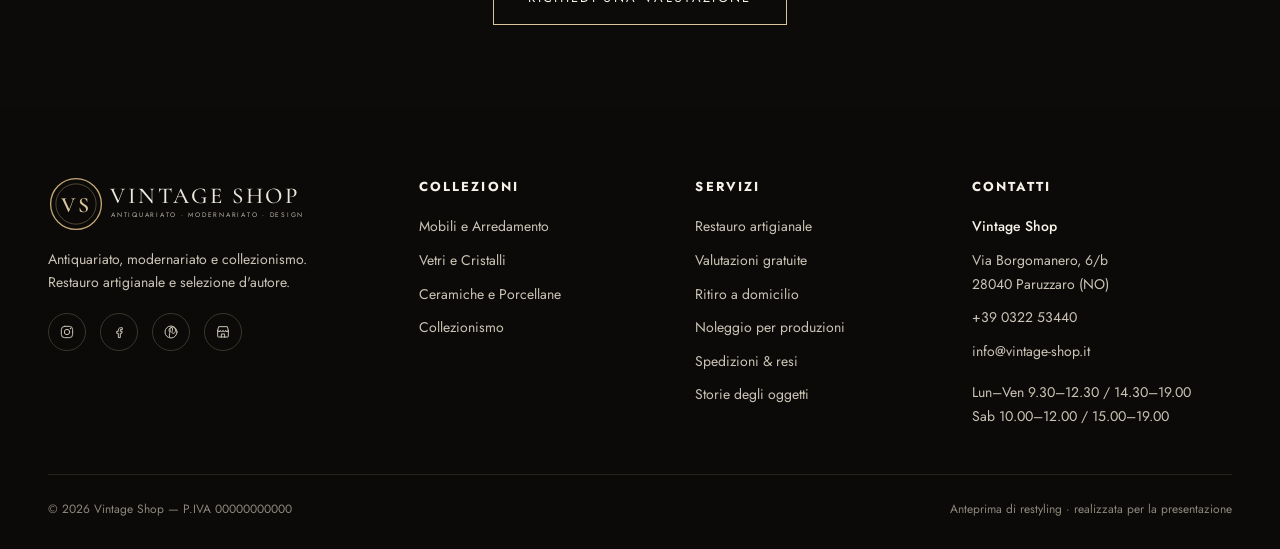
<file: bottega.html>
<!DOCTYPE html>
<html lang="it">
<head>
<meta charset="UTF-8">
<meta name="viewport" content="width=device-width, initial-scale=1.0">
<title>La Bottega — Vintage Shop</title>
<meta name="description" content="La bottega di Vintage Shop a Paruzzaro: restauro artigianale, valutazioni gratuite, ritiro a domicilio, noleggio per produzioni e virtual tour 3D.">
<link rel="preconnect" href="https://fonts.googleapis.com">
<link rel="preconnect" href="https://fonts.gstatic.com" crossorigin>
<link href="https://fonts.googleapis.com/css2?family=Cormorant+Garamond:ital,wght@0,400;0,500;0,600;1,400;1,500&family=Jost:wght@300;400;500&display=swap" rel="stylesheet">
<link rel="stylesheet" href="styles.css">
</head>
<body class="theme-museo">

<div class="topbar">
  <div class="container">
    <span><span class="oro">✦</span> Spedizione assicurata in tutto il mondo</span>
    <span>Valutazioni gratuite</span>
    <span>Restauro artigianale dal nostro laboratorio</span>
  </div>
</div>

<header class="site-header">
  <div class="header-inner">
    <a class="brand" href="index.html">
      <span class="name">Vintage Shop</span>
      <span class="sub">Antiquariato · Modernariato · Design</span>
    </a>
    <nav class="nav">
      <a href="catalogo.html">Mobili</a>
      <a href="catalogo.html">Cristalli</a>
      <a href="catalogo.html">Ceramiche</a>
      <a href="catalogo.html">Collezionismo</a>
      <a href="bottega.html">La bottega</a>
      <a href="contatti.html">Contatti</a>
    </nav>
    <div class="header-actions">
      <button class="lang" title="Sito multilingua (anteprima)"><b>IT</b> / EN</button>
      <button class="icon-btn" title="Cerca">⌕</button>
      <button class="icon-btn" title="Carrello">⛬ <small style="font-size:11px">(0)</small></button>
      <button class="burger" id="burger" aria-label="Menu">☰</button>
    </div>
  </div>
  <nav class="mobile-nav" id="mobileNav">
    <a href="catalogo.html">Mobili e Arredamento</a>
    <a href="catalogo.html">Vetri e Cristalli</a>
    <a href="catalogo.html">Ceramiche</a>
    <a href="catalogo.html">Collezionismo</a>
    <a href="bottega.html">La bottega</a>
    <a href="contatti.html">Contatti</a>
  </nav>
</header>

<!-- Page hero -->
<section class="page-hero">
  <div class="container inner">
    <div class="crumbs"><a href="index.html">Home</a> &nbsp;/&nbsp; La Bottega</div>
    <h1>La Bottega</h1>
    <p>Dal cuore del Piemonte, custodiamo e riportiamo in vita la bellezza degli oggetti d'epoca.</p>
  </div>
</section>

<!-- Storytelling -->
<section class="block story">
  <div class="container">
    <div class="txt">
      <span class="eyebrow">Chi siamo</span>
      <h2>Una passione diventata mestiere</h2>
      <p>Vintage Shop nasce a Paruzzaro dalla passione per l'antiquariato, il modernariato e il design del Novecento. Selezioniamo mobili e oggetti con un occhio attento all'autenticità e alla storia che portano con sé.</p>
      <p>Nel nostro laboratorio ogni pezzo viene studiato e restaurato a mano, con tecniche rispettose dei materiali originali. L'obiettivo non è far sembrare nuovo ciò che è antico, ma restituirgli dignità e bellezza facendone risaltare il carattere.</p>
      <p>Oggi il negozio guarda oltre i confini: spediamo in tutto il mondo e raccontiamo i nostri oggetti online, perché la bellezza possa viaggiare e trovare nuove case.</p>
      <a href="contatti.html" class="btn btn-dark">Vieni a trovarci</a>
    </div>
    <div class="img-wrap">
      <img src="assets/big6.jpg" alt="Oggetto restaurato in bottega">
      <div class="badge"><b>30+</b><span>anni di mestiere</span></div>
    </div>
  </div>
</section>

<!-- Servizi -->
<section class="block">
  <div class="container">
    <div class="section-head">
      <span class="eyebrow">Cosa facciamo</span>
      <h2>I nostri servizi</h2>
      <p>Molto più di un negozio: un punto di riferimento per chi ama, vende o cerca oggetti con una storia.</p>
    </div>
    <div class="services">
      <div class="service"><div class="ic">✦</div><h3>Restauro conservativo</h3><p>Restauro conservativo professionale con riconoscimento di Eccellenza Artigiana: trattamento antitarlo, finitura a gommalacca e cera.</p></div>
      <div class="service"><div class="ic">❖</div><h3>Valutazioni gratuite</h3><p>Stimiamo gratuitamente mobili e oggetti, in negozio o tramite foto, con la nostra esperienza sul mercato dell'antiquariato.</p></div>
      <div class="service"><div class="ic">€</div><h3>Acquisto e ritiro</h3><p>Paghiamo direttamente in contanti e ritiriamo singoli pezzi o intere collezioni, a domicilio e in tutta sicurezza.</p></div>
      <div class="service"><div class="ic">✺</div><h3>Noleggio per produzioni</h3><p>Forniamo oggetti di scena e arredi d'epoca per produzioni cinematografiche, televisive e set fotografici.</p></div>
      <div class="service"><div class="ic">◍</div><h3>Virtual tour 3D</h3><p>Visita il negozio comodamente online con il nostro tour immersivo, per scoprire gli ambienti e i pezzi esposti.</p></div>
      <div class="service"><div class="ic">➤</div><h3>Spedizioni nel mondo</h3><p>Imballo museale e corrieri assicurati: portiamo i tuoi acquisti ovunque, in Italia e all'estero.</p></div>
    </div>
  </div>
</section>

<!-- Processo -->
<section class="block story">
  <div class="container">
    <div class="section-head">
      <span class="eyebrow">Il metodo</span>
      <h2>Dal ritrovamento alla nuova vita</h2>
      <p>Ogni oggetto attraversa quattro fasi prima di entrare in collezione.</p>
    </div>
    <div class="process">
      <div class="step-card"><div class="n">01</div><h3>Ricerca & selezione</h3><p>Cerchiamo e scegliamo pezzi autentici, valutandone provenienza, epoca e stato di conservazione.</p></div>
      <div class="step-card"><div class="n">02</div><h3>Studio</h3><p>Analizziamo materiali e tecniche costruttive per definire l'intervento di restauro più rispettoso.</p></div>
      <div class="step-card"><div class="n">03</div><h3>Restauro</h3><p>Interventi manuali e conservativi che esaltano il carattere originale senza snaturarlo.</p></div>
      <div class="step-card"><div class="n">04</div><h3>In vetrina</h3><p>L'oggetto viene fotografato, raccontato e reso disponibile in negozio e online, pronto a viaggiare.</p></div>
    </div>
  </div>
</section>

<!-- CTA -->
<section class="cta-band">
  <div class="container inner">
    <span class="eyebrow">Hai un pezzo da valutare?</span>
    <h2>Raccontaci il tuo oggetto</h2>
    <p>Valutazioni gratuite e senza impegno, in negozio o tramite foto. Scopri quanto vale ciò che possiedi.</p>
    <a href="contatti.html" class="btn">Richiedi una valutazione</a>
  </div>
</section>

<!-- Footer -->
<footer class="site-footer" id="contatti">
  <div class="container">
    <div class="footer-grid">
      <div>
        <div class="name">Vintage Shop</div>
        <p style="margin-top:16px;max-width:280px">Antiquariato, modernariato e collezionismo. Restauro artigianale e selezione d'autore.</p>
        <div class="foot-social">
          <a href="#" title="Instagram">⌾</a><a href="#" title="Facebook">ⓕ</a><a href="#" title="Pinterest">ⓟ</a><a href="#" title="eBay">⛬</a>
        </div>
      </div>
      <div>
        <h4>Collezioni</h4>
        <ul>
          <li><a href="catalogo.html">Mobili e Arredamento</a></li>
          <li><a href="catalogo.html">Vetri e Cristalli</a></li>
          <li><a href="catalogo.html">Ceramiche e Porcellane</a></li>
          <li><a href="catalogo.html">Collezionismo</a></li>
        </ul>
      </div>
      <div>
        <h4>Servizi</h4>
        <ul>
          <li><a href="bottega.html">Restauro artigianale</a></li>
          <li><a href="bottega.html">Valutazioni gratuite</a></li>
          <li><a href="bottega.html">Ritiro a domicilio</a></li>
          <li><a href="bottega.html">Noleggio per produzioni</a></li>
        </ul>
      </div>
      <div class="contact">
        <h4>Contatti</h4>
        <ul>
          <li><b>Vintage Shop</b></li>
          <li>Via Borgomanero, 6/b<br>28040 Paruzzaro (NO)</li>
          <li><a href="tel:+390322053440">+39 0322 53440</a></li>
          <li><a href="mailto:info@vintage-shop.it">info@vintage-shop.it</a></li>
          <li style="margin-top:8px">Lun–Ven 9.30–12.30 / 14.30–19.00<br>Sab 10.00–12.00 / 15.00–19.00</li>
        </ul>
      </div>
    </div>
    <div class="copyright">
      <span>© 2026 Vintage Shop — P.IVA 00000000000</span>
      <span>Anteprima di restyling · realizzata per la presentazione</span>
    </div>
  </div>
</footer>

<script src="app.js"></script>
</body>
</html>
</file>
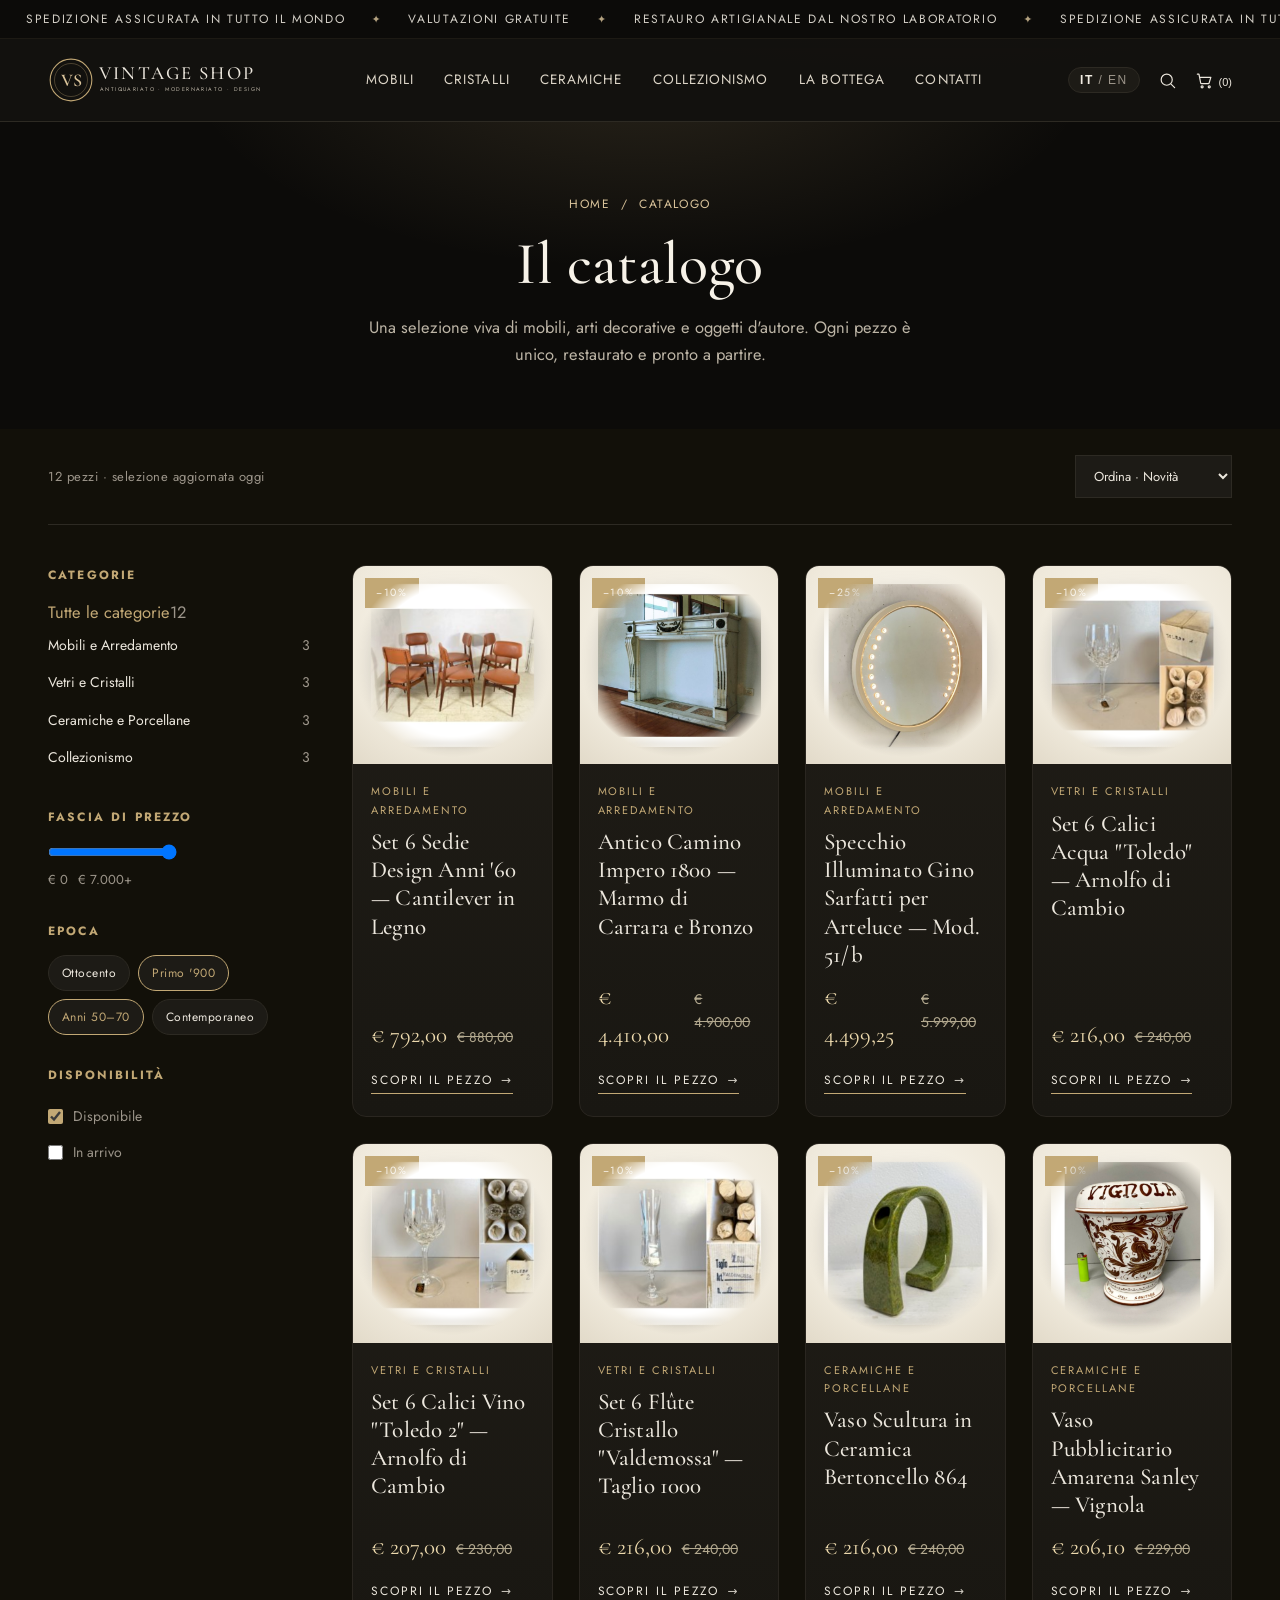
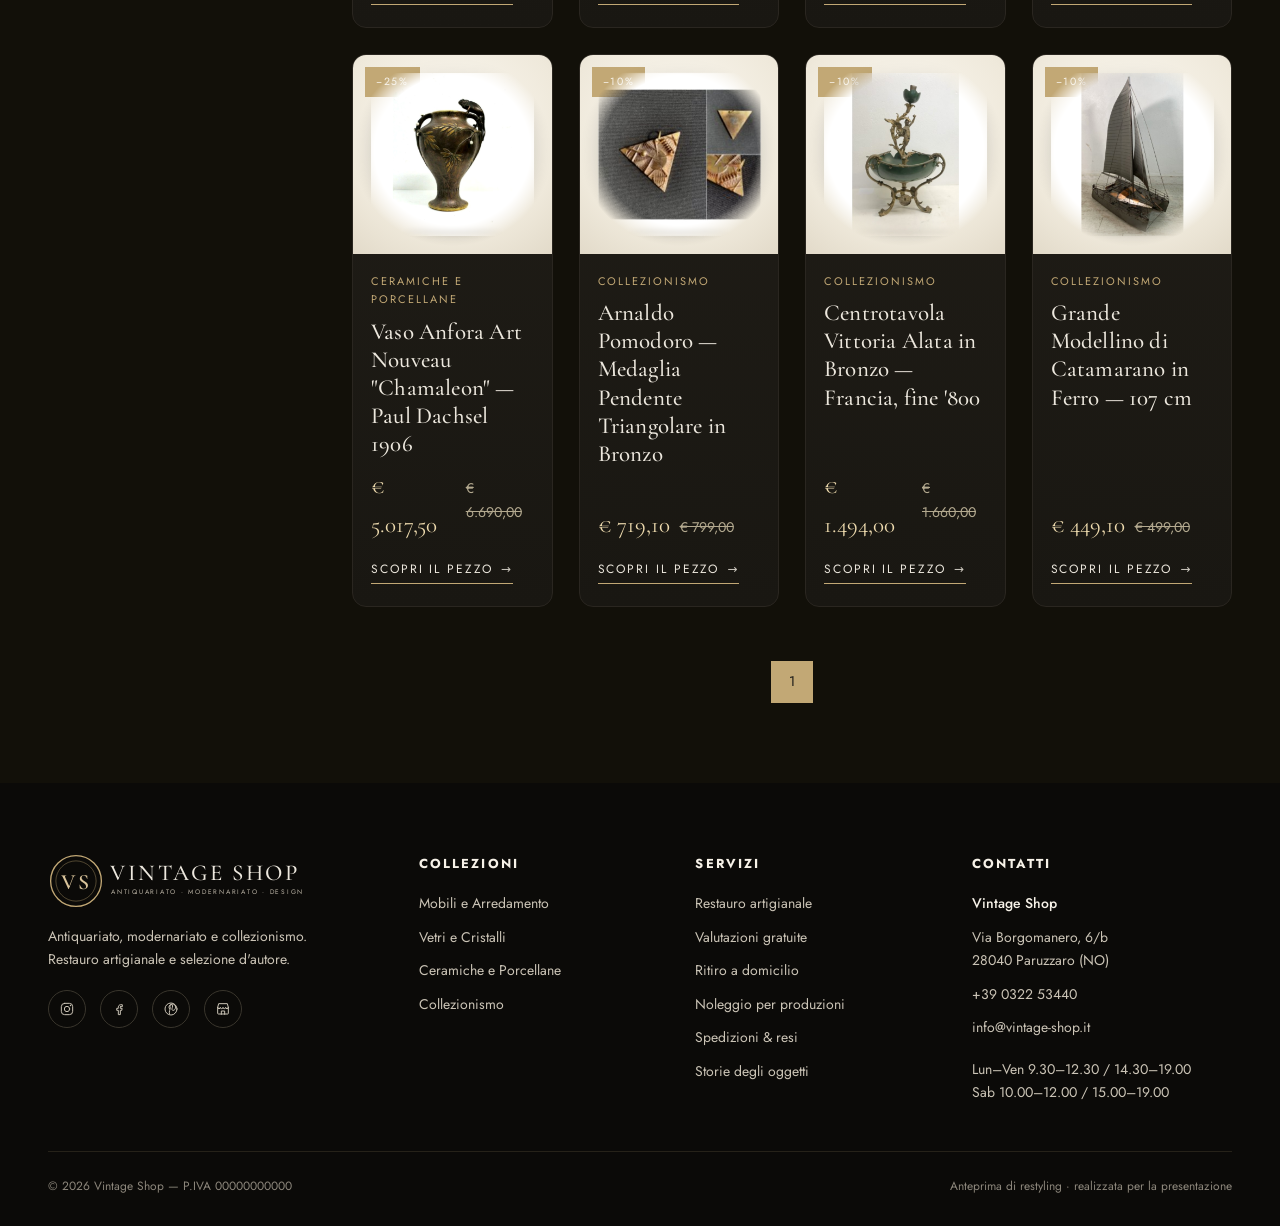
<file: catalogo.html>
<!DOCTYPE html>
<html lang="it">
<head>
<meta charset="UTF-8">
<meta name="viewport" content="width=device-width, initial-scale=1.0">
<title>Catalogo — Vintage Shop</title>
<meta name="description" content="Catalogo Vintage Shop: mobili, cristalli, ceramiche e collezionismo d'autore. Antiquariato e modernariato selezionato e restaurato.">
<link rel="preconnect" href="https://fonts.googleapis.com">
<link rel="preconnect" href="https://fonts.gstatic.com" crossorigin>
<link href="https://fonts.googleapis.com/css2?family=Cormorant+Garamond:ital,wght@0,400;0,500;0,600;1,400;1,500&family=Jost:wght@300;400;500&display=swap" rel="stylesheet">
<link rel="stylesheet" href="styles.css">
</head>
<body class="theme-museo">

<div class="topbar">
  <div class="container">
    <span><span class="oro">✦</span> Spedizione assicurata in tutto il mondo</span>
    <span>Valutazioni gratuite</span>
    <span>Restauro artigianale dal nostro laboratorio</span>
  </div>
</div>

<header class="site-header">
  <div class="header-inner">
    <a class="brand" href="index.html">
      <span class="name">Vintage Shop</span>
      <span class="sub">Antiquariato · Modernariato · Design</span>
    </a>
    <nav class="nav">
      <a href="catalogo.html">Mobili</a>
      <a href="catalogo.html">Cristalli</a>
      <a href="catalogo.html">Ceramiche</a>
      <a href="catalogo.html">Collezionismo</a>
      <a href="bottega.html">La bottega</a>
      <a href="contatti.html">Contatti</a>
    </nav>
    <div class="header-actions">
      <button class="lang" title="Sito multilingua (anteprima)"><b>IT</b> / EN</button>
      <button class="icon-btn" title="Cerca">⌕</button>
      <button class="icon-btn" title="Carrello">⛬ <small style="font-size:11px">(0)</small></button>
      <button class="burger" id="burger" aria-label="Menu">☰</button>
    </div>
  </div>
  <nav class="mobile-nav" id="mobileNav">
    <a href="catalogo.html">Mobili</a>
    <a href="catalogo.html">Cristalli</a>
    <a href="catalogo.html">Ceramiche</a>
    <a href="catalogo.html">Collezionismo</a>
    <a href="bottega.html">La bottega</a>
    <a href="contatti.html">Contatti</a>
  </nav>
</header>

<!-- Page hero -->
<section class="page-hero">
  <div class="container inner">
    <div class="crumbs"><a href="index.html">Home</a> &nbsp;/&nbsp; <span id="crumbCat">Catalogo</span></div>
    <h1 id="catTitle">Il catalogo</h1>
    <p id="catIntro">Una selezione viva di mobili, arti decorative e oggetti d'autore. Ogni pezzo è unico, restaurato e pronto a partire.</p>
  </div>
</section>

<div class="container">
  <!-- Toolbar -->
  <div class="toolbar">
    <span class="count" id="count">—</span>
    <div style="display:flex;align-items:center;gap:12px">
      <button class="filter-toggle" id="filterToggle">Filtri</button>
      <select id="sort" aria-label="Ordina">
        <option value="default">Ordina · Novità</option>
        <option value="asc">Prezzo crescente</option>
        <option value="desc">Prezzo decrescente</option>
      </select>
    </div>
  </div>

  <!-- Catalogo -->
  <div class="catalog">
    <aside class="filters" id="filters">
      <div class="filter-group">
        <h4>Categorie</h4>
        <div id="catLinks"></div>
      </div>
      <div class="filter-group">
        <h4>Fascia di prezzo</h4>
        <input type="range" min="0" max="7000" value="7000" aria-label="Prezzo massimo">
        <div class="range"><span>€ 0</span><span>€ 7.000+</span></div>
      </div>
      <div class="filter-group">
        <h4>Epoca</h4>
        <div class="chip-row">
          <span class="chip">Ottocento</span>
          <span class="chip on">Primo '900</span>
          <span class="chip on">Anni 50–70</span>
          <span class="chip">Contemporaneo</span>
        </div>
      </div>
      <div class="filter-group">
        <h4>Disponibilità</h4>
        <label><input type="checkbox" checked> Disponibile</label>
        <label><input type="checkbox"> In arrivo</label>
      </div>
    </aside>

    <div>
      <div class="products" id="grid"></div>
      <div class="pagination">
        <a class="on" href="#">1</a>
      </div>
    </div>
  </div>
</div>

<!-- Footer -->
<footer class="site-footer">
  <div class="container">
    <div class="footer-grid">
      <div>
        <div class="name">Vintage Shop</div>
        <p style="margin-top:16px;max-width:280px">Antiquariato, modernariato e collezionismo. Restauro artigianale e selezione d'autore.</p>
        <div class="foot-social"><a href="#" title="Instagram">⌾</a><a href="#" title="Facebook">ⓕ</a><a href="#" title="Pinterest">ⓟ</a><a href="#" title="eBay">⛬</a></div>
      </div>
      <div>
        <h4>Collezioni</h4>
        <ul>
          <li><a href="catalogo.html?cat=mobili">Mobili e Arredamento</a></li>
          <li><a href="catalogo.html?cat=cristalli">Vetri e Cristalli</a></li>
          <li><a href="catalogo.html?cat=ceramiche">Ceramiche e Porcellane</a></li>
          <li><a href="catalogo.html?cat=collezionismo">Collezionismo</a></li>
        </ul>
      </div>
      <div>
        <h4>Servizi</h4>
        <ul>
          <li><a href="bottega.html">Restauro artigianale</a></li>
          <li><a href="bottega.html">Valutazioni gratuite</a></li>
          <li><a href="bottega.html">Ritiro a domicilio</a></li>
          <li><a href="bottega.html">Noleggio per produzioni</a></li>
        </ul>
      </div>
      <div class="contact">
        <h4>Contatti</h4>
        <ul>
          <li><b>Vintage Shop</b></li>
          <li>Via Borgomanero, 6/b<br>28040 Paruzzaro (NO)</li>
          <li><a href="tel:+390322053440">+39 0322 53440</a></li>
          <li><a href="mailto:info@vintage-shop.it">info@vintage-shop.it</a></li>
          <li style="margin-top:8px">Lun–Ven 9.30–12.30 / 14.30–19.00<br>Sab 10.00–12.00 / 15.00–19.00</li>
        </ul>
      </div>
    </div>
    <div class="copyright">
      <span>© 2026 Vintage Shop — P.IVA 00000000000</span>
      <span>Anteprima di restyling · realizzata per la presentazione</span>
    </div>
  </div>
</footer>

<script src="data.js"></script>
<script>
  var cat = VS.param('cat');
  var intro = {
    mobili:'Mobili e arredi del Novecento e d\'epoca: design, modernariato e pezzi unici restaurati a mano.',
    cristalli:'Cristalli molati, calici e flûte d\'autore: arti della tavola dalle migliori vetrerie italiane.',
    ceramiche:'Ceramiche e porcellane da collezione: dal modernariato firmato alle rarità Art Nouveau.',
    collezionismo:'Sculture, bronzi e oggetti rari per veri collezionisti e amanti del bello.'
  };
  // Titolo / intro / breadcrumb
  if (cat && VS_CATS[cat]) {
    document.getElementById('catTitle').textContent = VS_CATS[cat];
    document.getElementById('crumbCat').textContent = VS_CATS[cat];
    document.getElementById('catIntro').textContent = intro[cat];
    document.title = VS_CATS[cat] + ' — Vintage Shop';
  }
  // Link categorie nella sidebar (con conteggi e stato attivo)
  var cl = document.getElementById('catLinks');
  function catRow(slug, label) {
    var n = VS.byCat(slug).length;
    var active = (slug === cat || (!slug && !cat)) ? ' style="color:var(--oro)"' : '';
    return '<a href="catalogo.html' + (slug ? '?cat=' + slug : '') + '"' + active +
           ' style="display:flex;justify-content:space-between;padding:7px 0;font-size:14px">' +
           '<span>' + label + '</span><span style="color:var(--grigio)">' + n + '</span></a>';
  }
  var html = catRow('', 'Tutte le categorie');
  Object.keys(VS_CATS).forEach(function (s) { html += catRow(s, VS_CATS[s]); });
  cl.innerHTML = html;

  // Griglia
  var items = VS.byCat(cat);
  function render(list) {
    document.getElementById('grid').innerHTML = list.map(function (p) { return VS.cardHTML(p); }).join('');
    document.getElementById('count').textContent = list.length + (list.length === 1 ? ' pezzo' : ' pezzi') + ' · selezione aggiornata oggi';
  }
  render(items);

  // Ordinamento
  document.getElementById('sort').addEventListener('change', function () {
    var v = this.value, l = items.slice();
    if (v === 'asc') l.sort(function (a, b) { return a.price - b.price; });
    if (v === 'desc') l.sort(function (a, b) { return b.price - a.price; });
    render(l);
  });

  // Filtri mobile + chip
  document.getElementById('filterToggle').addEventListener('click', function () {
    document.getElementById('filters').classList.toggle('open');
  });
  document.querySelectorAll('.chip').forEach(function (c) {
    c.addEventListener('click', function () { c.classList.toggle('on'); });
  });
</script>
<script src="app.js"></script>
</body>
</html>
</file>
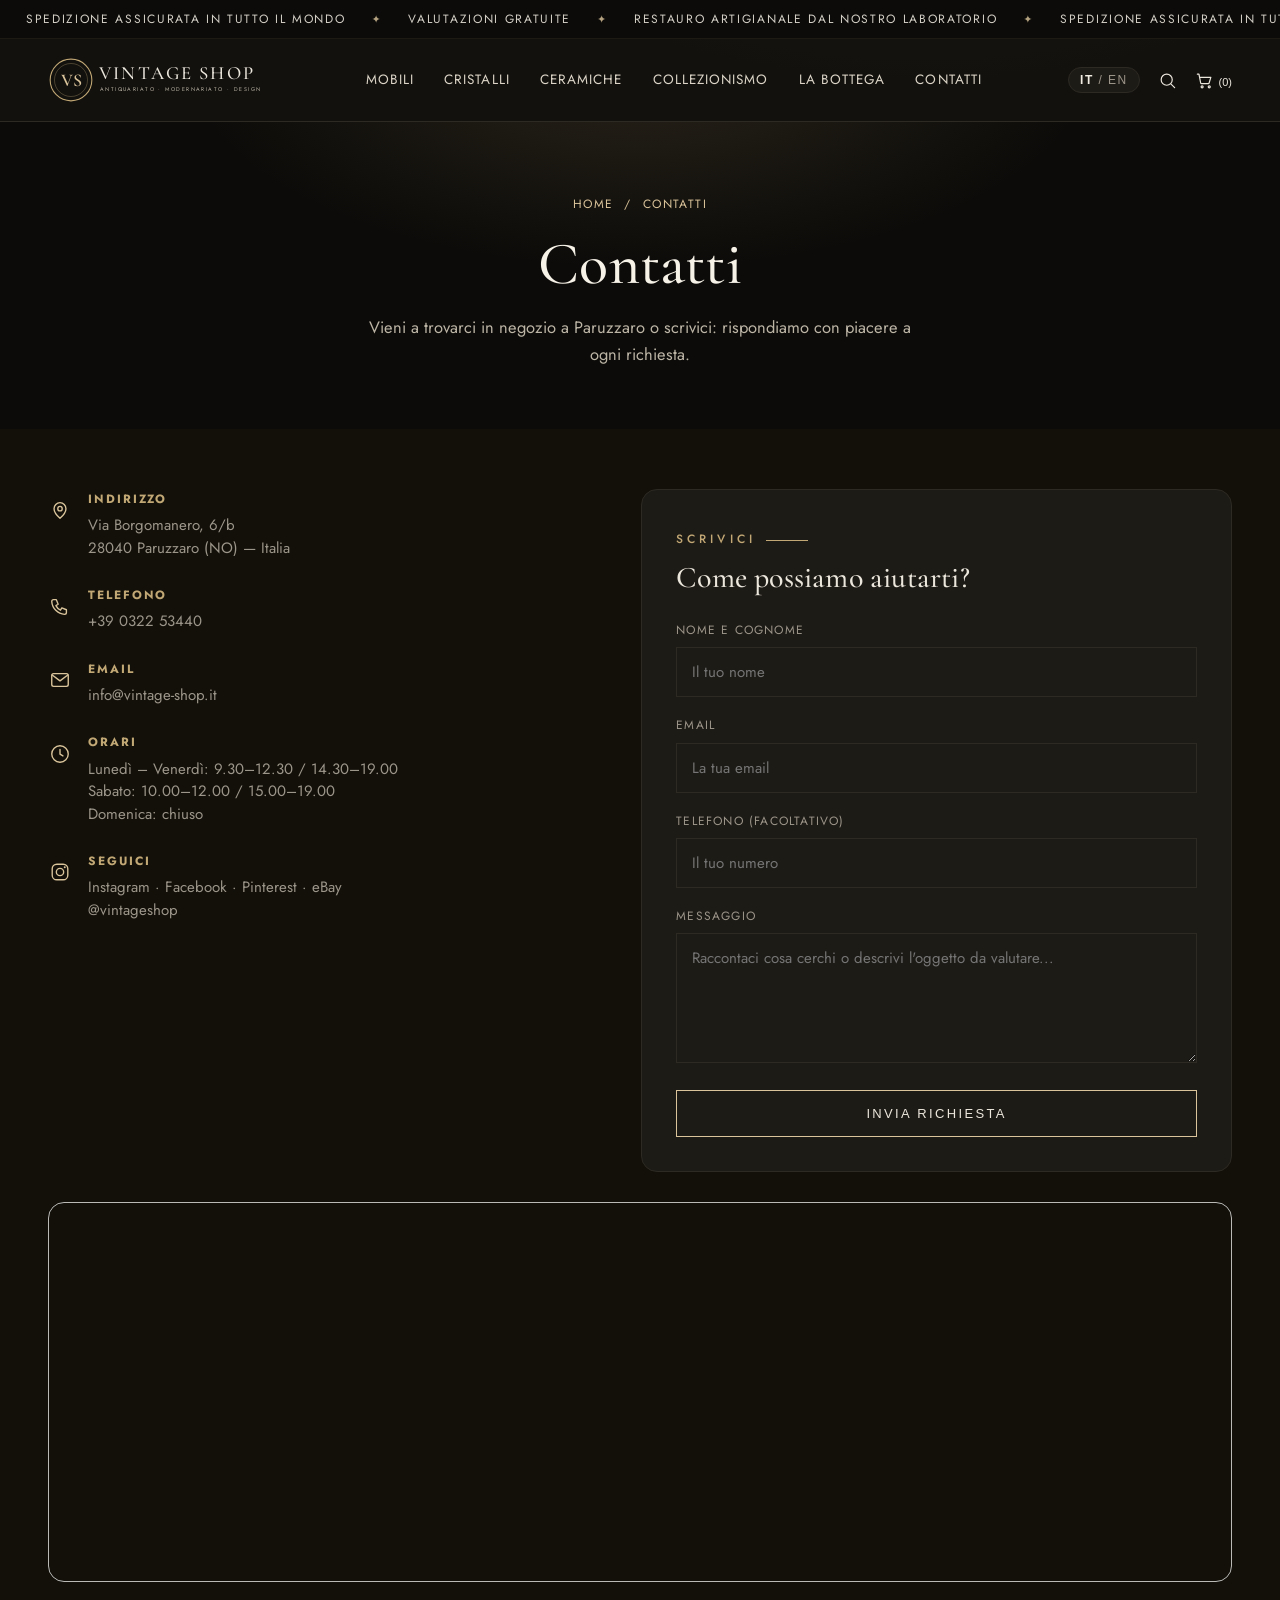
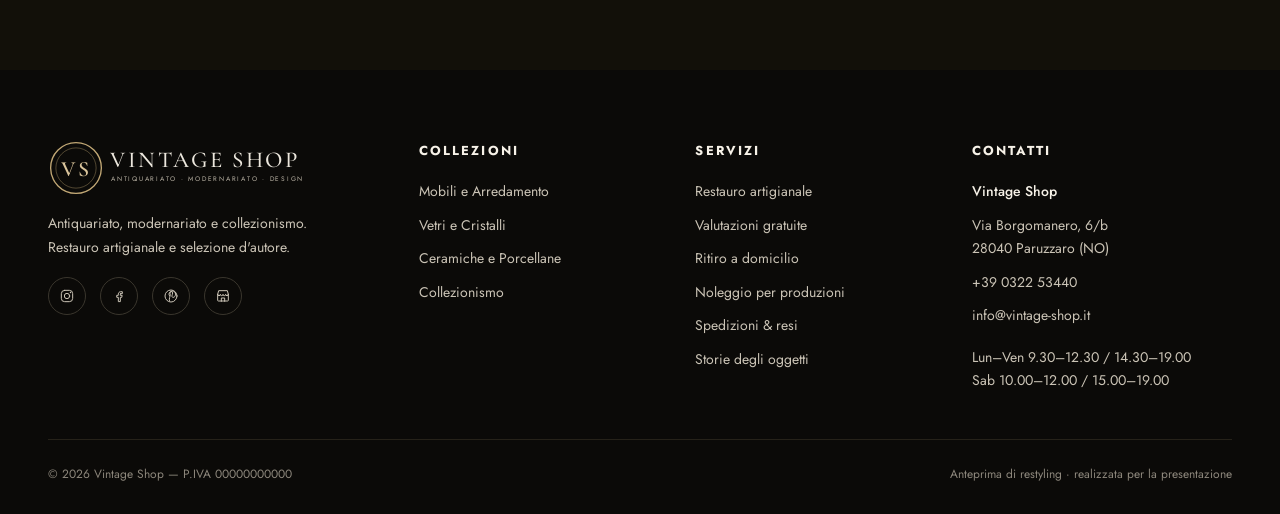
<file: contatti.html>
<!DOCTYPE html>
<html lang="it">
<head>
<meta charset="UTF-8">
<meta name="viewport" content="width=device-width, initial-scale=1.0">
<title>Contatti — Vintage Shop</title>
<meta name="description" content="Contatta Vintage Shop a Paruzzaro (NO): indirizzo, telefono, email, orari del negozio e modulo di richiesta. Valutazioni gratuite.">
<link rel="preconnect" href="https://fonts.googleapis.com">
<link rel="preconnect" href="https://fonts.gstatic.com" crossorigin>
<link href="https://fonts.googleapis.com/css2?family=Cormorant+Garamond:ital,wght@0,400;0,500;0,600;1,400;1,500&family=Jost:wght@300;400;500&display=swap" rel="stylesheet">
<link rel="stylesheet" href="styles.css">
</head>
<body class="theme-museo">

<div class="topbar">
  <div class="container">
    <span><span class="oro">✦</span> Spedizione assicurata in tutto il mondo</span>
    <span>Valutazioni gratuite</span>
    <span>Restauro artigianale dal nostro laboratorio</span>
  </div>
</div>

<header class="site-header">
  <div class="header-inner">
    <a class="brand" href="index.html">
      <span class="name">Vintage Shop</span>
      <span class="sub">Antiquariato · Modernariato · Design</span>
    </a>
    <nav class="nav">
      <a href="catalogo.html">Mobili</a>
      <a href="catalogo.html">Cristalli</a>
      <a href="catalogo.html">Ceramiche</a>
      <a href="catalogo.html">Collezionismo</a>
      <a href="bottega.html">La bottega</a>
      <a href="contatti.html">Contatti</a>
    </nav>
    <div class="header-actions">
      <button class="lang" title="Sito multilingua (anteprima)"><b>IT</b> / EN</button>
      <button class="icon-btn" title="Cerca">⌕</button>
      <button class="icon-btn" title="Carrello">⛬ <small style="font-size:11px">(0)</small></button>
      <button class="burger" id="burger" aria-label="Menu">☰</button>
    </div>
  </div>
  <nav class="mobile-nav" id="mobileNav">
    <a href="catalogo.html">Mobili e Arredamento</a>
    <a href="catalogo.html">Vetri e Cristalli</a>
    <a href="catalogo.html">Ceramiche</a>
    <a href="catalogo.html">Collezionismo</a>
    <a href="bottega.html">La bottega</a>
    <a href="contatti.html">Contatti</a>
  </nav>
</header>

<!-- Page hero -->
<section class="page-hero">
  <div class="container inner">
    <div class="crumbs"><a href="index.html">Home</a> &nbsp;/&nbsp; Contatti</div>
    <h1>Contatti</h1>
    <p>Vieni a trovarci in negozio a Paruzzaro o scrivici: rispondiamo con piacere a ogni richiesta.</p>
  </div>
</section>

<div class="container">
  <div class="contact-grid">
    <!-- Info -->
    <div class="info-block">
      <div class="info-item"><div class="ic">⌖</div><div><h4>Indirizzo</h4><p>Via Borgomanero, 6/b<br>28040 Paruzzaro (NO) — Italia</p></div></div>
      <div class="info-item"><div class="ic">☎</div><div><h4>Telefono</h4><p><a href="tel:+390322053440">+39 0322 53440</a></p></div></div>
      <div class="info-item"><div class="ic">✉</div><div><h4>Email</h4><p><a href="mailto:info@vintage-shop.it">info@vintage-shop.it</a></p></div></div>
      <div class="info-item"><div class="ic">◷</div><div><h4>Orari</h4><p>Lunedì – Venerdì: 9.30–12.30 / 14.30–19.00<br>Sabato: 10.00–12.00 / 15.00–19.00<br>Domenica: chiuso</p></div></div>
      <div class="info-item"><div class="ic">⌾</div><div><h4>Seguici</h4><p>Instagram · Facebook · Pinterest · eBay<br>@vintageshop</p></div></div>
    </div>

    <!-- Form -->
    <form class="contact-form" onsubmit="return false">
      <div class="section-head" style="text-align:left;margin:0 0 24px">
        <span class="eyebrow">Scrivici</span>
        <h2 style="font-size:30px;margin-top:8px">Come possiamo aiutarti?</h2>
      </div>
      <div class="field"><label>Nome e cognome</label><input type="text" placeholder="Il tuo nome"></div>
      <div class="field"><label>Email</label><input type="email" placeholder="La tua email"></div>
      <div class="field"><label>Telefono (facoltativo)</label><input type="tel" placeholder="Il tuo numero"></div>
      <div class="field"><label>Messaggio</label><textarea placeholder="Raccontaci cosa cerchi o descrivi l'oggetto da valutare..."></textarea></div>
      <button type="submit" class="btn btn-dark" style="width:100%" onclick="alert('Anteprima: il modulo invierà la richiesta nel sito definitivo.')">Invia richiesta</button>
    </form>
  </div>
</div>

<!-- Mappa -->
<div class="container" style="padding-bottom:80px">
  <iframe class="map" loading="lazy" title="Mappa Vintage Shop"
    src="https://www.google.com/maps?q=Via%20Borgomanero%206b,%2028040%20Paruzzaro%20NO&output=embed"></iframe>
</div>

<!-- Footer -->
<footer class="site-footer">
  <div class="container">
    <div class="footer-grid">
      <div>
        <div class="name">Vintage Shop</div>
        <p style="margin-top:16px;max-width:280px">Antiquariato, modernariato e collezionismo. Restauro artigianale e selezione d'autore.</p>
        <div class="foot-social">
          <a href="#" title="Instagram">⌾</a><a href="#" title="Facebook">ⓕ</a><a href="#" title="Pinterest">ⓟ</a><a href="#" title="eBay">⛬</a>
        </div>
      </div>
      <div>
        <h4>Collezioni</h4>
        <ul>
          <li><a href="catalogo.html">Mobili e Arredamento</a></li>
          <li><a href="catalogo.html">Vetri e Cristalli</a></li>
          <li><a href="catalogo.html">Ceramiche e Porcellane</a></li>
          <li><a href="catalogo.html">Collezionismo</a></li>
        </ul>
      </div>
      <div>
        <h4>Servizi</h4>
        <ul>
          <li><a href="bottega.html">Restauro artigianale</a></li>
          <li><a href="bottega.html">Valutazioni gratuite</a></li>
          <li><a href="bottega.html">Ritiro a domicilio</a></li>
          <li><a href="bottega.html">Noleggio per produzioni</a></li>
        </ul>
      </div>
      <div class="contact">
        <h4>Contatti</h4>
        <ul>
          <li><b>Vintage Shop</b></li>
          <li>Via Borgomanero, 6/b<br>28040 Paruzzaro (NO)</li>
          <li><a href="tel:+390322053440">+39 0322 53440</a></li>
          <li><a href="mailto:info@vintage-shop.it">info@vintage-shop.it</a></li>
          <li style="margin-top:8px">Lun–Ven 9.30–12.30 / 14.30–19.00<br>Sab 10.00–12.00 / 15.00–19.00</li>
        </ul>
      </div>
    </div>
    <div class="copyright">
      <span>© 2026 Vintage Shop — P.IVA 00000000000</span>
      <span>Anteprima di restyling · realizzata per la presentazione</span>
    </div>
  </div>
</footer>

<script src="app.js"></script>
</body>
</html>
</file>
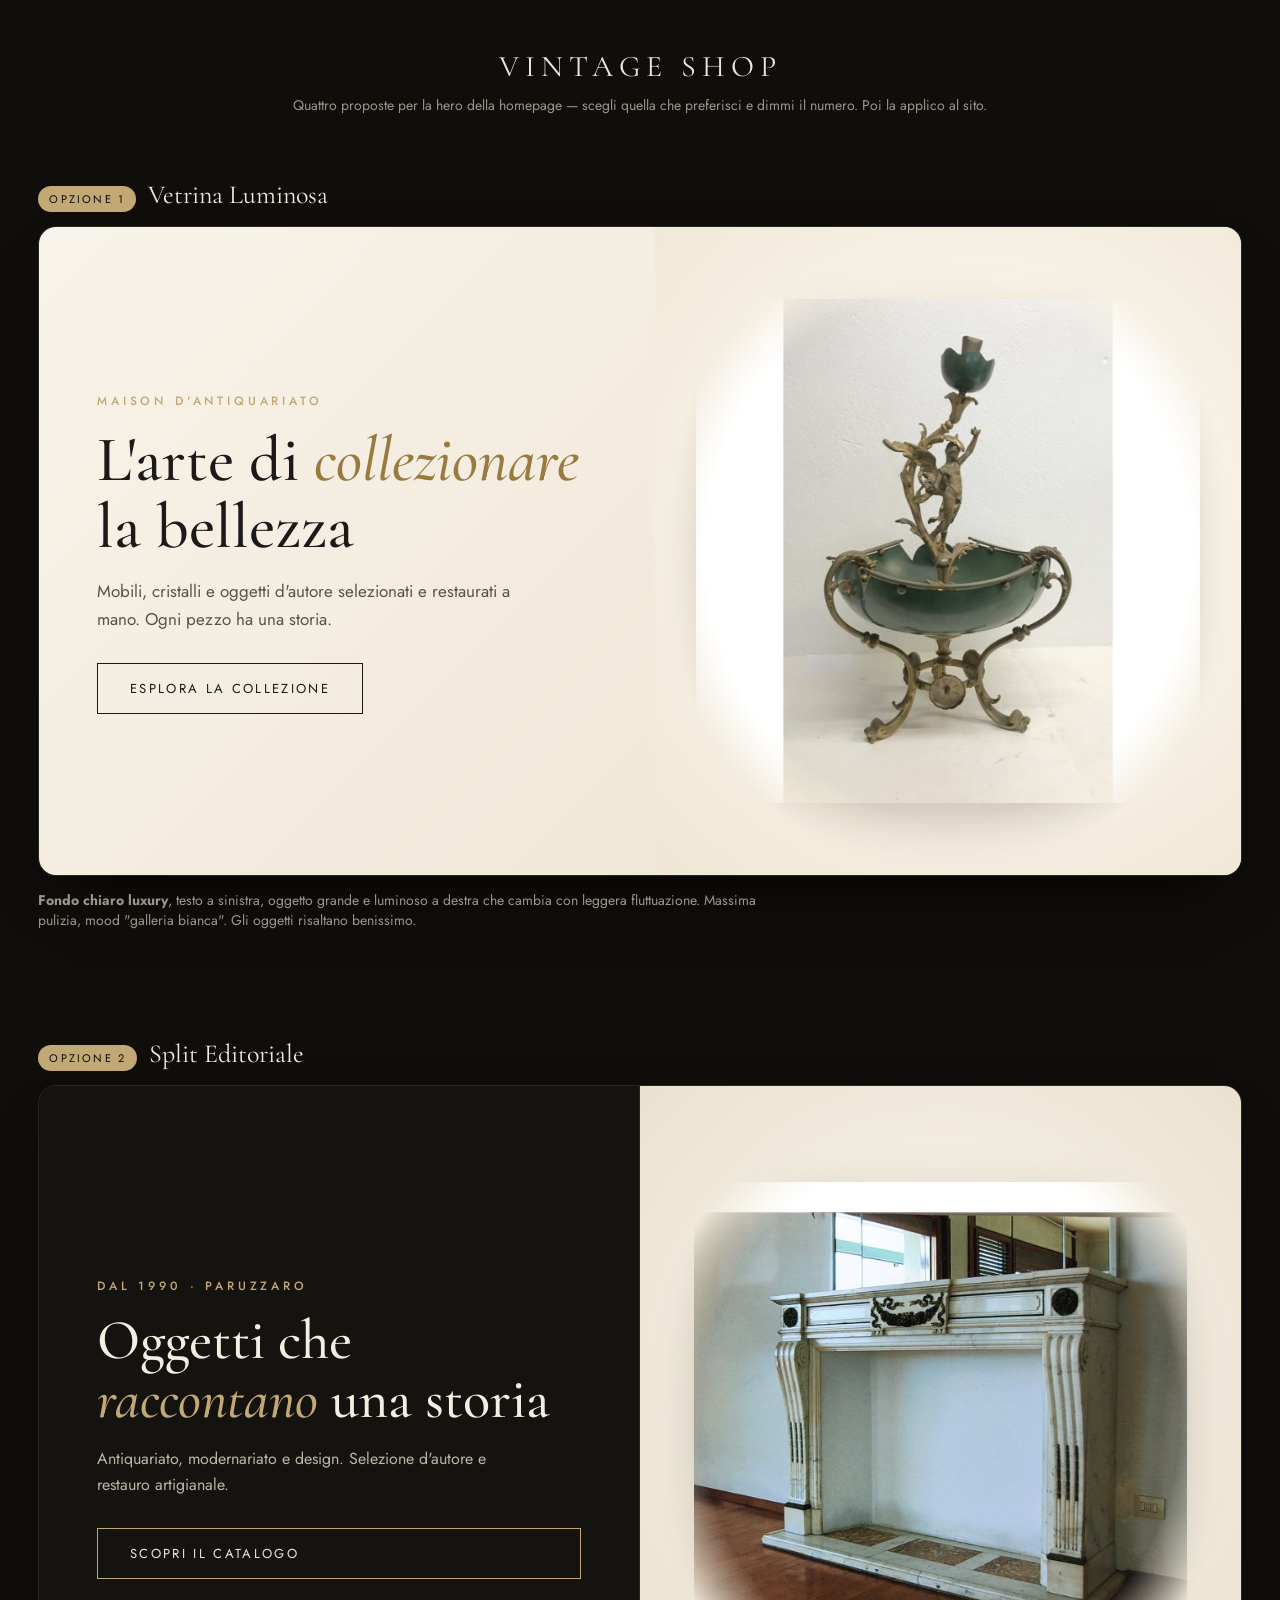
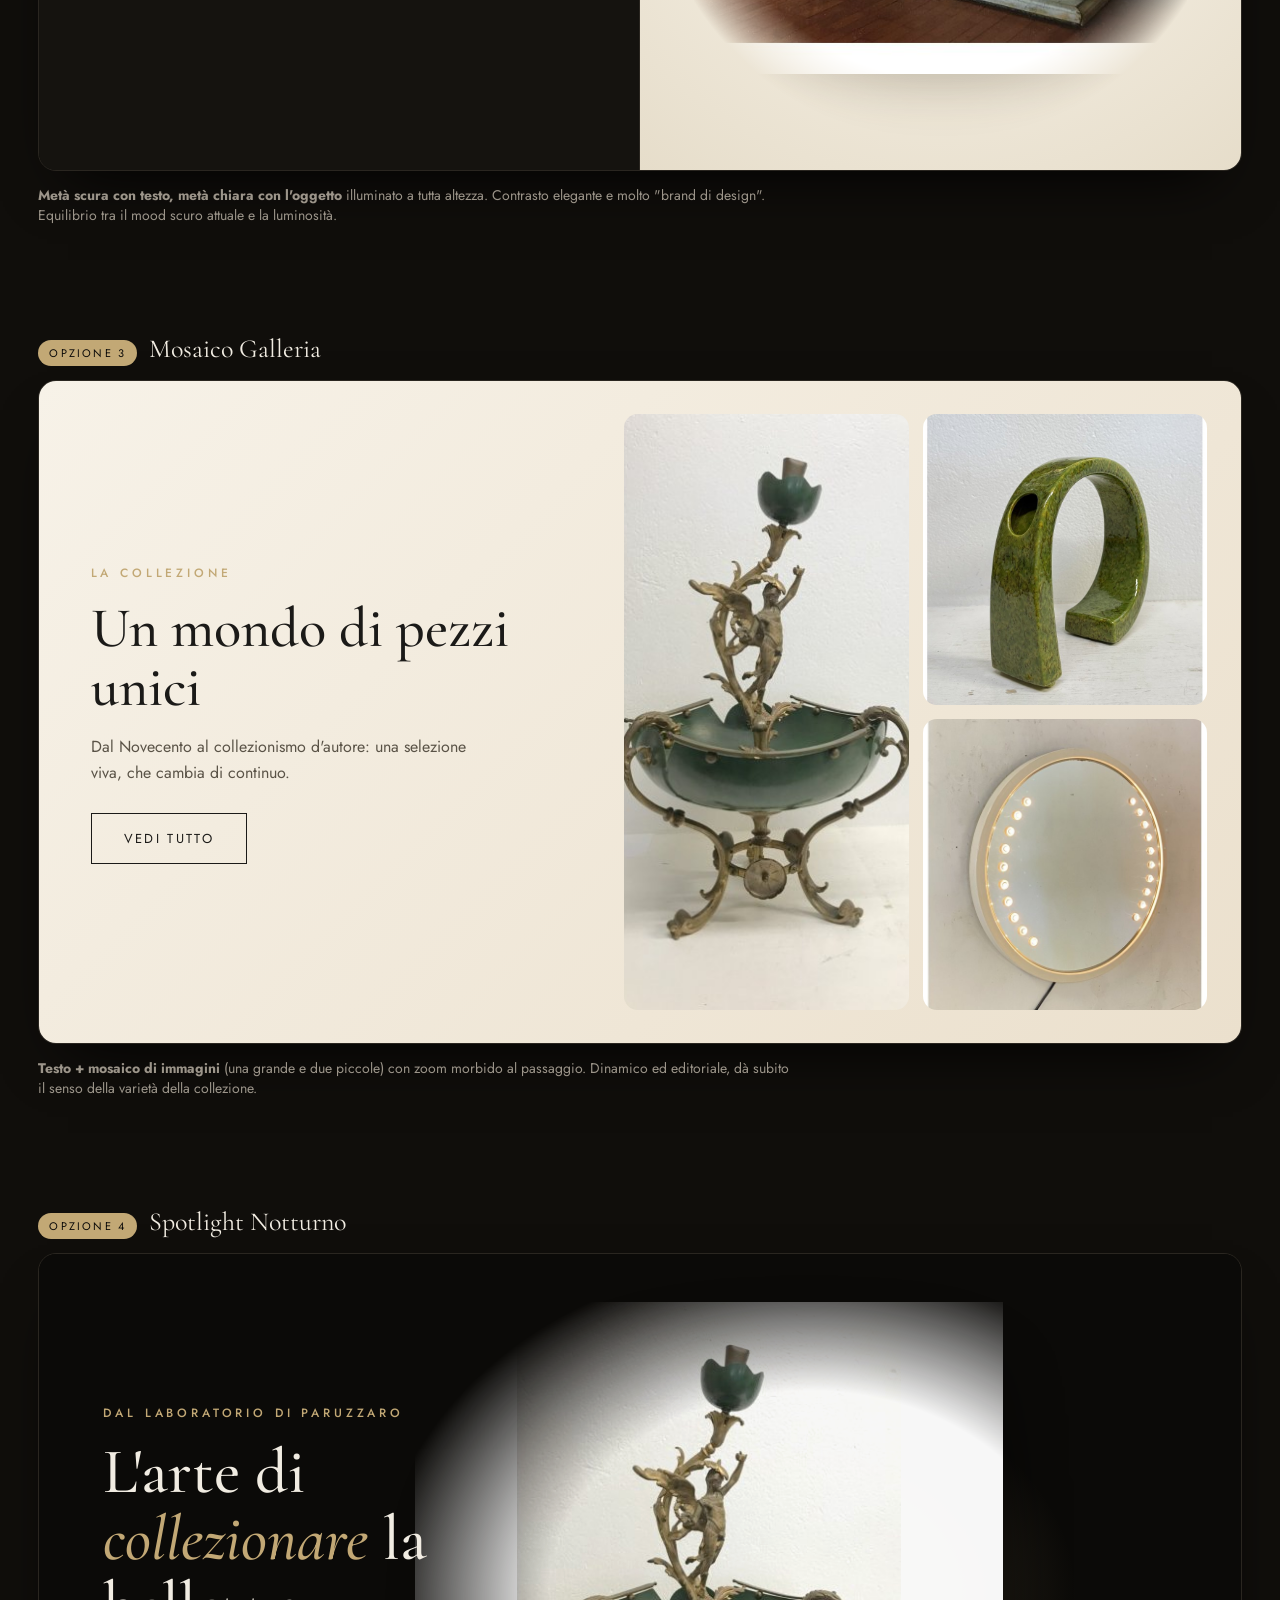
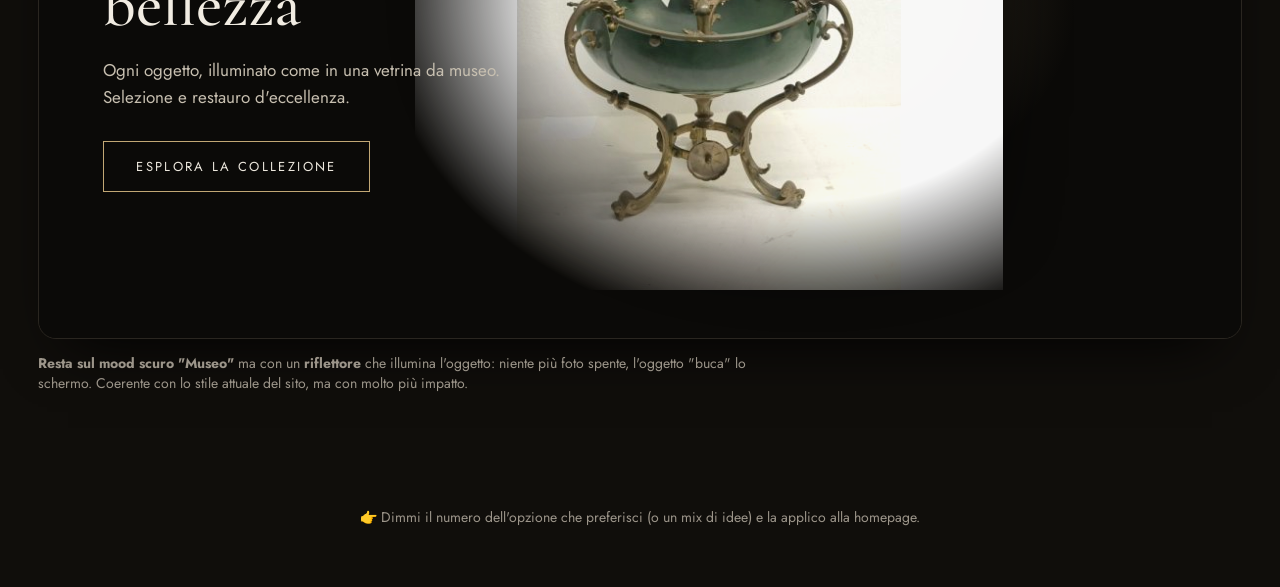
<file: hero-opzioni.html>
<!DOCTYPE html>
<html lang="it">
<head>
<meta charset="UTF-8">
<meta name="viewport" content="width=device-width, initial-scale=1.0">
<title>Opzioni Hero — Vintage Shop</title>
<link rel="preconnect" href="https://fonts.googleapis.com">
<link rel="preconnect" href="https://fonts.gstatic.com" crossorigin>
<link href="https://fonts.googleapis.com/css2?family=Cormorant+Garamond:ital,wght@0,400;0,500;0,600;1,400;1,500&family=Jost:wght@300;400;500&display=swap" rel="stylesheet">
<style>
:root{--serif:"Cormorant Garamond",Georgia,serif;--sans:"Jost",system-ui,sans-serif;--oro:#a8884e;--oro2:#c2a875}
*{margin:0;padding:0;box-sizing:border-box}
body{font-family:var(--sans);background:#100e0b;color:#ece7dd}
.eb{font-size:12px;letter-spacing:.32em;text-transform:uppercase;color:var(--oro2);font-weight:500}
h1{font-family:var(--serif);font-weight:500;line-height:1.04}
.ob{display:inline-block;font-size:13px;letter-spacing:.18em;text-transform:uppercase;padding:15px 32px;cursor:pointer;transition:.3s;border:1px solid;text-decoration:none}
.ob.dark{border-color:#1b1a18;color:#1b1a18}.ob.dark:hover{background:#1b1a18;color:#f7f2e8}
.ob.gold{border-color:var(--oro2);background:var(--oro2);color:#1b1a18}.ob.gold:hover{background:#b08d4f;border-color:#b08d4f}
.ob.light{border-color:var(--oro2);color:#ece7dd}.ob.light:hover{background:var(--oro2);color:#1b1a18}

/* intestazione demo */
.demo-top{text-align:center;padding:48px 24px 12px}
.demo-top .mk{font-family:var(--serif);font-size:30px;letter-spacing:6px}
.demo-top p{color:#9c958a;margin-top:10px;font-size:14px}
.opt{padding:18px clamp(14px,3vw,40px) 56px;max-width:1400px;margin:0 auto}
.opt-label{display:flex;align-items:baseline;gap:12px;margin:34px 0 14px;font-family:var(--serif);font-size:26px;color:#f1ece2}
.opt-label span{font-family:var(--sans);font-size:11px;letter-spacing:.2em;text-transform:uppercase;color:#0c0b09;background:var(--oro2);padding:5px 11px;border-radius:999px}
.opt-desc{color:#9c958a;font-size:14px;margin-top:14px;max-width:760px}
.frame{border-radius:18px;overflow:hidden;border:1px solid #2a2620;box-shadow:0 30px 60px -30px #000}

/* slideshow generico */
.oslides{position:absolute;inset:0}
.oslide{position:absolute;inset:0;opacity:0;transition:opacity 1.2s ease}
.oslide.on{opacity:1}

/* ---------- Opzione 1: Vetrina Luminosa ---------- */
.hero1{position:relative;min-height:72vh;display:grid;grid-template-columns:1.05fr 1fr;background:linear-gradient(135deg,#f8f3ea,#ece2cf)}
.hero1 .txt{align-self:center;padding:56px clamp(28px,4.5vw,70px);color:#231f19}
.hero1 h1{font-size:clamp(40px,5vw,70px);color:#1b1a18;margin:16px 0 18px}
.hero1 h1 em{font-style:italic;color:#9a7b3f}
.hero1 p{color:#5a5347;max-width:430px;margin-bottom:30px;font-size:17px;line-height:1.6}
.hero1 .stage{position:relative;overflow:hidden;background:radial-gradient(circle at 55% 45%,#fffdf9,#efe6d4)}
.hero1 .oslide img{width:100%;height:100%;object-fit:contain;padding:7%;
  -webkit-mask-image:radial-gradient(closest-side at 50% 50%,#000 82%,transparent);mask-image:radial-gradient(closest-side at 50% 50%,#000 82%,transparent);
  filter:drop-shadow(0 26px 30px rgba(70,55,30,.22));animation:floaty 7s ease-in-out infinite alternate}
@keyframes floaty{from{transform:translateY(-6px)}to{transform:translateY(6px)}}

/* ---------- Opzione 2: Split Editoriale ---------- */
.hero2{display:grid;grid-template-columns:1fr 1fr;min-height:76vh}
.hero2 .panel{background:#15130f;display:flex;flex-direction:column;justify-content:center;padding:clamp(32px,4.5vw,74px);border-right:1px solid #2a2620}
.hero2 h1{font-size:clamp(36px,4.4vw,62px);color:#f3ede2;margin:16px 0 18px}
.hero2 h1 em{font-style:italic;color:var(--oro2)}
.hero2 p{color:#bdb5a6;max-width:420px;margin-bottom:30px;font-size:16px;line-height:1.6}
.hero2 .stage{position:relative;overflow:hidden;background:radial-gradient(circle at 50% 42%,#fcf8f0,#e6ddca)}
.hero2 .oslide img{width:100%;height:100%;object-fit:contain;padding:9%;
  -webkit-mask-image:radial-gradient(closest-side at 50% 48%,#000 80%,transparent);mask-image:radial-gradient(closest-side at 50% 48%,#000 80%,transparent);
  filter:drop-shadow(0 24px 30px rgba(60,45,25,.22))}

/* ---------- Opzione 3: Mosaico Galleria ---------- */
.hero3{min-height:72vh;display:grid;grid-template-columns:1fr 1.18fr;background:linear-gradient(135deg,#f7f2e8,#ebe0cd)}
.hero3 .txt{align-self:center;padding:56px clamp(26px,4vw,60px);color:#231f19}
.hero3 h1{font-size:clamp(36px,4.4vw,62px);color:#1b1a18;margin:16px 0 18px}
.hero3 p{color:#5a5347;max-width:380px;margin-bottom:28px;font-size:16px;line-height:1.6}
.hero3 .mosaic{padding:clamp(18px,2.6vw,38px);display:grid;grid-template-columns:1fr 1fr;grid-template-rows:1fr 1fr;gap:14px}
.hero3 .m{border-radius:14px;overflow:hidden;position:relative;background:#fff}
.hero3 .m.big{grid-row:1 / span 2}
.hero3 .m img{width:100%;height:100%;object-fit:cover;transition:transform .7s ease}
.hero3 .m:hover img{transform:scale(1.06)}

/* ---------- Opzione 4: Spotlight Notturno ---------- */
.hero4{position:relative;min-height:76vh;display:flex;align-items:center;background:#0b0a08;overflow:hidden}
.hero4::before{content:"";position:absolute;inset:0;z-index:0;background:radial-gradient(closest-side at 64% 50%,rgba(200,172,120,.30),rgba(11,10,8,0) 62%)}
.hero4 .oslides{z-index:1}
.hero4 .oslide img{width:100%;height:100%;object-fit:contain;object-position:64% 50%;padding:4% 5%;opacity:.97;
  -webkit-mask-image:radial-gradient(closest-side at 64% 50%,#000 60%,transparent);mask-image:radial-gradient(closest-side at 64% 50%,#000 60%,transparent);
  filter:drop-shadow(0 22px 34px rgba(0,0,0,.55)) brightness(1.08) contrast(1.03);
  animation:kb 12s ease-in-out infinite alternate}
@keyframes kb{from{transform:scale(1.02)}to{transform:scale(1.09)}}
.hero4 .txt{position:relative;z-index:2;color:#f1ece2;max-width:540px;padding:56px clamp(28px,5vw,70px)}
.hero4 h1{font-size:clamp(40px,5vw,72px);margin:16px 0 18px}
.hero4 h1 em{font-style:italic;color:var(--oro2)}
.hero4 p{color:#c7bfb0;max-width:420px;margin-bottom:30px;font-size:17px;line-height:1.6}

@media(max-width:860px){
  .hero1,.hero2,.hero3{grid-template-columns:1fr}
  .hero1 .stage,.hero2 .stage,.hero3 .mosaic{min-height:46vh}
  .hero2 .panel{border-right:none;border-bottom:1px solid #2a2620}
}
</style>
</head>
<body>

<div class="demo-top">
  <div class="mk">VINTAGE SHOP</div>
  <p>Quattro proposte per la hero della homepage — scegli quella che preferisci e dimmi il numero. Poi la applico al sito.</p>
</div>

<!-- OPZIONE 1 -->
<div class="opt">
  <div class="opt-label"><span>Opzione 1</span> Vetrina Luminosa</div>
  <div class="frame">
    <div class="hero1">
      <div class="txt">
        <span class="eb">Maison d'antiquariato</span>
        <h1>L'arte di <em>collezionare</em> la bellezza</h1>
        <p>Mobili, cristalli e oggetti d'autore selezionati e restaurati a mano. Ogni pezzo ha una storia.</p>
        <a class="ob dark" href="#">Esplora la collezione</a>
      </div>
      <div class="stage">
        <div class="oslides">
          <div class="oslide on"><img src="assets/col_vittoria.jpg" alt=""></div>
          <div class="oslide"><img src="assets/big6.jpg" alt=""></div>
          <div class="oslide"><img src="assets/m_specchio.jpg" alt=""></div>
          <div class="oslide"><img src="assets/c_chamaleon.jpg" alt=""></div>
        </div>
      </div>
    </div>
  </div>
  <p class="opt-desc"><b>Fondo chiaro luxury</b>, testo a sinistra, oggetto grande e luminoso a destra che cambia con leggera fluttuazione. Massima pulizia, mood "galleria bianca". Gli oggetti risaltano benissimo.</p>
</div>

<!-- OPZIONE 2 -->
<div class="opt">
  <div class="opt-label"><span>Opzione 2</span> Split Editoriale</div>
  <div class="frame">
    <div class="hero2">
      <div class="panel">
        <span class="eb">Dal 1990 · Paruzzaro</span>
        <h1>Oggetti che <em>raccontano</em> una storia</h1>
        <p>Antiquariato, modernariato e design. Selezione d'autore e restauro artigianale.</p>
        <a class="ob light" href="#">Scopri il catalogo</a>
      </div>
      <div class="stage">
        <div class="oslides">
          <div class="oslide on"><img src="assets/m_camino.jpg" alt=""></div>
          <div class="oslide"><img src="assets/big1.jpg" alt=""></div>
          <div class="oslide"><img src="assets/col_vittoria.jpg" alt=""></div>
          <div class="oslide"><img src="assets/big6.jpg" alt=""></div>
        </div>
      </div>
    </div>
  </div>
  <p class="opt-desc"><b>Metà scura con testo, metà chiara con l'oggetto</b> illuminato a tutta altezza. Contrasto elegante e molto "brand di design". Equilibrio tra il mood scuro attuale e la luminosità.</p>
</div>

<!-- OPZIONE 3 -->
<div class="opt">
  <div class="opt-label"><span>Opzione 3</span> Mosaico Galleria</div>
  <div class="frame">
    <div class="hero3">
      <div class="txt">
        <span class="eb">La collezione</span>
        <h1>Un mondo di pezzi unici</h1>
        <p>Dal Novecento al collezionismo d'autore: una selezione viva, che cambia di continuo.</p>
        <a class="ob dark" href="#">Vedi tutto</a>
      </div>
      <div class="mosaic">
        <div class="m big"><img src="assets/col_vittoria.jpg" alt=""></div>
        <div class="m"><img src="assets/big6.jpg" alt=""></div>
        <div class="m"><img src="assets/m_specchio.jpg" alt=""></div>
      </div>
    </div>
  </div>
  <p class="opt-desc"><b>Testo + mosaico di immagini</b> (una grande e due piccole) con zoom morbido al passaggio. Dinamico ed editoriale, dà subito il senso della varietà della collezione.</p>
</div>

<!-- OPZIONE 4 -->
<div class="opt">
  <div class="opt-label"><span>Opzione 4</span> Spotlight Notturno</div>
  <div class="frame">
    <div class="hero4">
      <div class="oslides">
        <div class="oslide on"><img src="assets/col_vittoria.jpg" alt=""></div>
        <div class="oslide"><img src="assets/big5.jpg" alt=""></div>
        <div class="oslide"><img src="assets/m_specchio.jpg" alt=""></div>
        <div class="oslide"><img src="assets/big6.jpg" alt=""></div>
      </div>
      <div class="txt">
        <span class="eb">Dal laboratorio di Paruzzaro</span>
        <h1>L'arte di <em>collezionare</em> la bellezza</h1>
        <p>Ogni oggetto, illuminato come in una vetrina da museo. Selezione e restauro d'eccellenza.</p>
        <a class="ob light" href="#">Esplora la collezione</a>
      </div>
    </div>
  </div>
  <p class="opt-desc"><b>Resta sul mood scuro "Museo"</b> ma con un <b>riflettore</b> che illumina l'oggetto: niente più foto spente, l'oggetto "buca" lo schermo. Coerente con lo stile attuale del sito, ma con molto più impatto.</p>
</div>

<div class="demo-top" style="padding-bottom:60px">
  <p>👉 Dimmi il numero dell'opzione che preferisci (o un mix di idee) e la applico alla homepage.</p>
</div>

<script>
  document.querySelectorAll('.oslides').forEach(function(box,bi){
    var s=box.querySelectorAll('.oslide'); if(s.length<2) return;
    var i=0;
    setInterval(function(){ s[i].classList.remove('on'); i=(i+1)%s.length; s[i].classList.add('on'); }, 4200 + bi*350);
  });
</script>
</body>
</html>
</file>
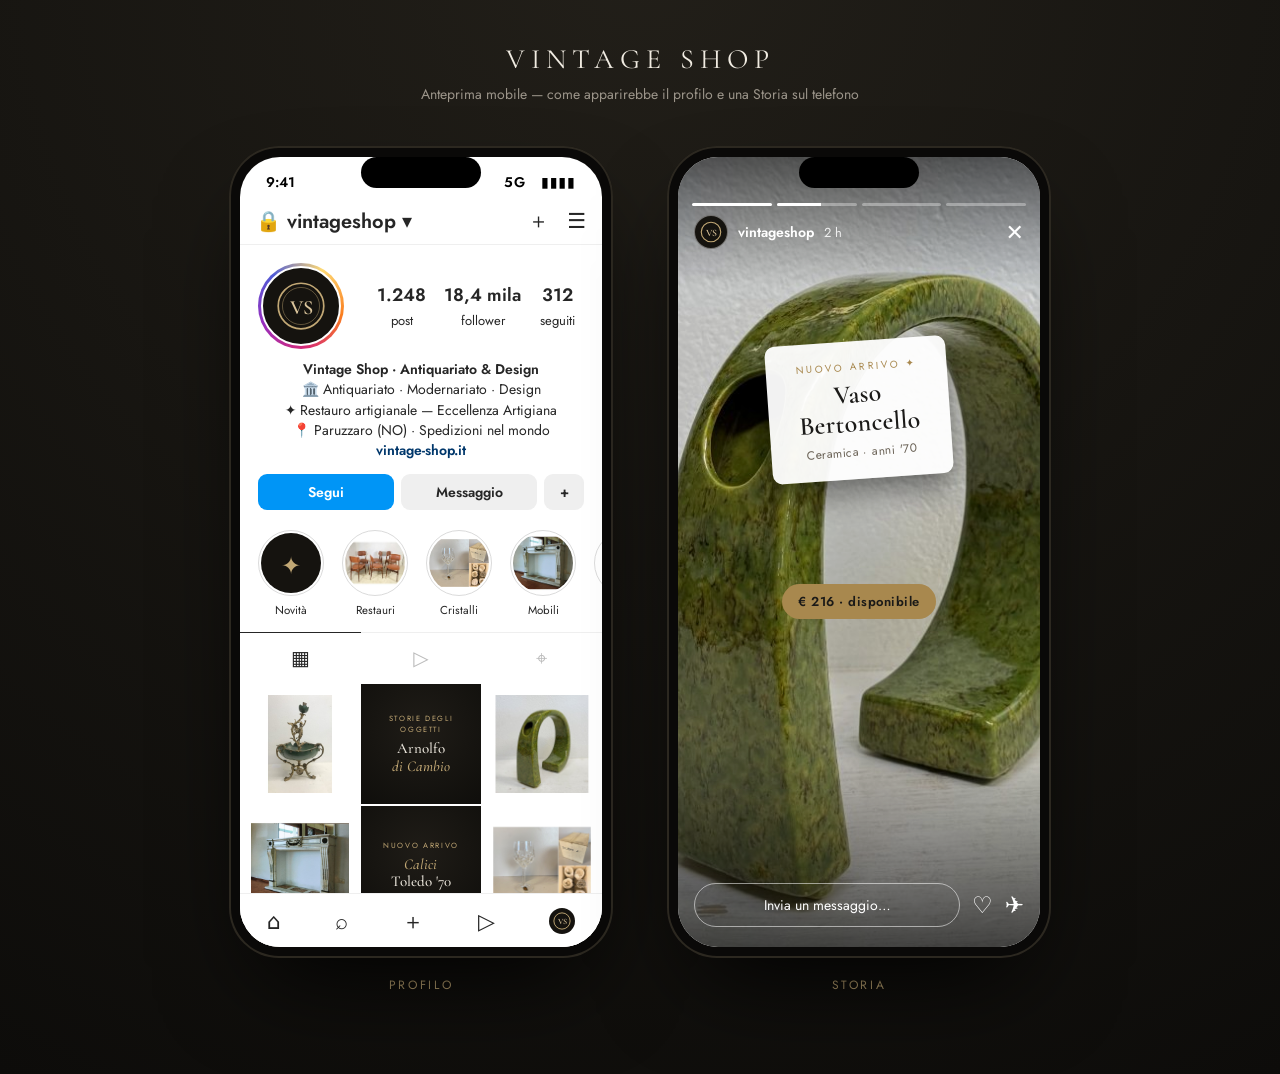
<file: instagram-mobile.html>
<!DOCTYPE html>
<html lang="it">
<head>
<meta charset="UTF-8">
<meta name="viewport" content="width=device-width, initial-scale=1.0">
<title>@vintageshop — Anteprima mobile</title>
<link rel="preconnect" href="https://fonts.googleapis.com">
<link rel="preconnect" href="https://fonts.gstatic.com" crossorigin>
<link href="https://fonts.googleapis.com/css2?family=Cormorant+Garamond:ital,wght@0,500;0,600;1,500&family=Jost:wght@300;400;500;600&display=swap" rel="stylesheet">
<style>
:root{--serif:"Cormorant Garamond",Georgia,serif;--sans:"Jost",-apple-system,system-ui,sans-serif;
  --sub:#737373;--line:#dbdbdb;--oro2:#c2a875;--dark:#15130f}
*{margin:0;padding:0;box-sizing:border-box}
body{font-family:var(--sans);background:radial-gradient(circle at 50% -5%,#221f19,#0d0c0a);color:#ece7dd;min-height:100vh}
img{display:block}
.head{text-align:center;padding:42px 20px 6px}
.head .mk{font-family:var(--serif);font-size:28px;letter-spacing:6px;color:#f1ece2}
.head p{color:#9c958a;font-size:14px;margin-top:8px}
.stage{display:flex;gap:54px;justify-content:center;align-items:flex-start;flex-wrap:wrap;padding:36px 20px 80px}
.cell{text-align:center}
.cap{margin-top:18px;font-size:12px;letter-spacing:.22em;text-transform:uppercase;color:var(--oro2)}

.phone{width:384px;max-width:92vw;height:812px;background:#0a0908;border-radius:50px;padding:11px;
  box-shadow:0 46px 100px -34px #000,inset 0 0 0 2px #2c2820;position:relative}
.screen{width:100%;height:100%;background:#fff;border-radius:40px;overflow:hidden;position:relative;color:#262626}
.island{position:absolute;top:11px;left:50%;transform:translateX(-50%);width:120px;height:31px;background:#000;border-radius:16px;z-index:60}
.scroll{height:100%;overflow-y:auto;overflow-x:hidden}
.scroll::-webkit-scrollbar{display:none}

.status{display:flex;justify-content:space-between;align-items:center;padding:15px 26px 6px;font-size:14px;font-weight:600;color:#000}
.status .r{letter-spacing:1px}
.app-top{display:flex;align-items:center;justify-content:space-between;padding:8px 16px;border-bottom:.5px solid #efefef}
.app-top .u{display:flex;align-items:center;gap:6px;font-size:20px;font-weight:600}
.app-top .ic{display:flex;gap:18px;font-size:21px}

.phead{display:flex;align-items:center;gap:24px;padding:18px 18px 6px}
.av-ring{flex:none;width:86px;height:86px;border-radius:50%;padding:3px;
  background:conic-gradient(from 30deg,#feda75,#fa7e1e,#d62976,#962fbf,#4f5bd5,#feda75)}
.av{width:100%;height:100%;border-radius:50%;background:var(--dark);border:2px solid #fff;display:flex;align-items:center;justify-content:center}
.av svg{width:54px;height:54px}
.pst{flex:1;display:flex;justify-content:space-around;text-align:center}
.pst b{display:block;font-size:18px;font-weight:600}
.pst span{font-size:13px;color:#262626}
.pbio{padding:4px 18px 0;font-size:14px;line-height:1.45}
.pbio .nm{font-weight:600}
.pbio .lk{color:#00376b;font-weight:600}
.pbtns{display:flex;gap:7px;padding:14px 18px 6px}
.pbtns button{font-family:var(--sans);font-weight:600;font-size:14px;border:none;border-radius:9px;padding:8px 0;cursor:pointer}
.pbtns .follow{flex:1;background:#0095f6;color:#fff}
.pbtns .msg{flex:1;background:#efefef;color:#262626}
.pbtns .add{background:#efefef;color:#262626;width:40px}

.hls{display:flex;gap:18px;padding:14px 18px;overflow-x:auto}
.hls::-webkit-scrollbar{display:none}
.hl{flex:none;width:66px;text-align:center}
.hl .r{width:66px;height:66px;border-radius:50%;padding:2px;border:1px solid var(--line);background:#fff}
.hl .r .in{width:100%;height:100%;border-radius:50%;overflow:hidden;background:var(--dark);display:flex;align-items:center;justify-content:center}
.hl .r img{width:100%;height:100%;object-fit:cover}
.hl .r .em{font-family:var(--serif);font-size:24px;color:var(--oro2)}
.hl span{display:block;margin-top:6px;font-size:11.5px;white-space:nowrap;overflow:hidden;text-overflow:ellipsis}

.ptabs{display:flex;border-top:.5px solid #efefef}
.ptabs div{flex:1;text-align:center;padding:11px 0;font-size:20px;color:#bbb;border-top:1px solid transparent;margin-top:-1px}
.ptabs div.on{color:#262626;border-top-color:#262626}
.pgrid{display:grid;grid-template-columns:repeat(3,1fr);gap:2px;padding-bottom:64px}
.pp{position:relative;aspect-ratio:1/1;overflow:hidden;background:#fff}
.pp img{width:100%;height:100%;object-fit:contain;padding:9%}
.pp.gr{background:radial-gradient(circle at 50% 38%,#1f1c17,#0f0e0b);display:flex;flex-direction:column;align-items:center;justify-content:center;text-align:center;padding:12px;color:#ece7dd}
.pp.gr .eb{font-size:7.5px;letter-spacing:.22em;text-transform:uppercase;color:var(--oro2);margin-bottom:5px}
.pp.gr .t{font-family:var(--serif);font-size:15px;line-height:1.15;font-weight:500}
.pp.gr .t em{font-style:italic;color:var(--oro2)}

.pnav{position:absolute;bottom:0;left:0;right:0;height:54px;background:#fff;border-top:.5px solid #efefef;
  display:flex;align-items:center;justify-content:space-around;font-size:22px;color:#262626}
.pnav .me{width:26px;height:26px;border-radius:50%;background:var(--dark);display:flex;align-items:center;justify-content:center}
.pnav .me svg{width:20px;height:20px}

.story{position:absolute;inset:0;background:#000;border-radius:40px;overflow:hidden}
.story>img{width:100%;height:100%;object-fit:cover;opacity:.92}
.story .grad-t{position:absolute;top:0;left:0;right:0;height:130px;background:linear-gradient(#0009,transparent)}
.story .grad-b{position:absolute;bottom:0;left:0;right:0;height:200px;background:linear-gradient(transparent,#000a)}
.story .bars{position:absolute;top:46px;left:14px;right:14px;display:flex;gap:5px;z-index:3}
.story .bars i{flex:1;height:2.5px;background:#ffffff55;border-radius:3px;overflow:hidden}
.story .bars i.done{background:#fff}
.story .bars i.cur::after{content:"";display:block;height:100%;width:55%;background:#fff}
.story .sh{position:absolute;top:58px;left:16px;right:16px;display:flex;align-items:center;gap:10px;z-index:3;color:#fff}
.story .sh .a{width:34px;height:34px;border-radius:50%;background:var(--dark);border:1px solid #ffffff66;display:flex;align-items:center;justify-content:center}
.story .sh .a svg{width:24px;height:24px}
.story .sh b{font-size:14px;font-weight:600}
.story .sh .tm{font-size:13px;opacity:.85}
.story .sh .x{margin-left:auto;font-size:22px}
.story .sticker{position:absolute;top:32%;left:50%;transform:translate(-50%,-50%) rotate(-4deg);z-index:3;
  background:#fffffff2;color:#1b1a18;padding:18px 26px;border-radius:10px;text-align:center;box-shadow:0 14px 30px #0007}
.story .sticker .eb{font-size:10px;letter-spacing:.24em;text-transform:uppercase;color:#a8884e}
.story .sticker .t{font-family:var(--serif);font-size:26px;font-weight:600;line-height:1.1;margin-top:6px}
.story .sticker .pz{font-size:12px;color:#6a6256;margin-top:6px;letter-spacing:.04em}
.story .price{position:absolute;top:54%;left:50%;transform:translateX(-50%);z-index:3;
  background:#a8884e;color:#1b1a18;font-weight:600;font-size:13px;letter-spacing:.04em;padding:8px 16px;border-radius:999px}
.story .foot{position:absolute;bottom:20px;left:16px;right:16px;display:flex;align-items:center;gap:12px;z-index:3}
.story .foot .inp{flex:1;border:1px solid #ffffff88;border-radius:999px;padding:11px 16px;color:#fff;font-size:14px}
.story .foot .ic{color:#fff;font-size:23px}
</style>
</head>
<body>

<div class="head">
  <div class="mk">VINTAGE SHOP</div>
  <p>Anteprima mobile — come apparirebbe il profilo e una Storia sul telefono</p>
</div>

<div class="stage">

  <!-- TELEFONO 1: PROFILO -->
  <div class="cell">
    <div class="phone">
      <div class="island"></div>
      <div class="screen">
        <div class="scroll">
          <div class="status"><span>9:41</span><span class="r">5G &nbsp; ▮▮▮▮</span></div>
          <div class="app-top">
            <div class="u">🔒 vintageshop ▾</div>
            <div class="ic">＋ &nbsp; ☰</div>
          </div>

          <div class="phead">
            <div class="av-ring"><div class="av">
              <svg viewBox="0 0 64 64"><circle cx="32" cy="32" r="27" fill="none" stroke="#c2a875" stroke-width="2"/><circle cx="32" cy="32" r="22" fill="none" stroke="#c2a875" stroke-width="1" opacity=".5"/><text x="32" y="41" text-anchor="middle" font-family="Cormorant Garamond,serif" font-weight="600" font-size="24" fill="#dac49b">VS</text></svg>
            </div></div>
            <div class="pst">
              <div><b>1.248</b><span>post</span></div>
              <div><b>18,4&nbsp;mila</b><span>follower</span></div>
              <div><b>312</b><span>seguiti</span></div>
            </div>
          </div>
          <div class="pbio">
            <div class="nm">Vintage Shop · Antiquariato & Design</div>
            🏛️ Antiquariato · Modernariato · Design<br>
            ✦ Restauro artigianale — Eccellenza Artigiana<br>
            📍 Paruzzaro (NO) · Spedizioni nel mondo<br>
            <span class="lk">vintage-shop.it</span>
          </div>
          <div class="pbtns">
            <button class="follow">Segui</button>
            <button class="msg">Messaggio</button>
            <button class="add">+</button>
          </div>

          <div class="hls">
            <div class="hl"><div class="r"><div class="in"><span class="em">✦</span></div></div><span>Novità</span></div>
            <div class="hl"><div class="r"><div class="in"><img src="assets/p1.jpg" alt=""></div></div><span>Restauri</span></div>
            <div class="hl"><div class="r"><div class="in"><img src="assets/big2.jpg" alt=""></div></div><span>Cristalli</span></div>
            <div class="hl"><div class="r"><div class="in"><img src="assets/m_camino.jpg" alt=""></div></div><span>Mobili</span></div>
            <div class="hl"><div class="r"><div class="in"><img src="assets/col_vittoria.jpg" alt=""></div></div><span>Bottega</span></div>
          </div>

          <div class="ptabs"><div class="on">▦</div><div>▷</div><div>⌖</div></div>
          <div class="pgrid">
            <div class="pp"><img src="assets/col_vittoria.jpg" alt=""></div>
            <div class="pp gr"><div class="eb">Storie degli oggetti</div><div class="t">Arnolfo<br><em>di Cambio</em></div></div>
            <div class="pp"><img src="assets/big6.jpg" alt=""></div>
            <div class="pp"><img src="assets/m_camino.jpg" alt=""></div>
            <div class="pp gr"><div class="eb">Nuovo arrivo</div><div class="t"><em>Calici</em><br>Toledo '70</div></div>
            <div class="pp"><img src="assets/big2.jpg" alt=""></div>
            <div class="pp"><img src="assets/m_specchio.jpg" alt=""></div>
            <div class="pp gr"><div class="t">"Si <em>restaura</em><br>la bellezza"</div></div>
            <div class="pp"><img src="assets/big5.jpg" alt=""></div>
            <div class="pp"><img src="assets/c_chamaleon.jpg" alt=""></div>
            <div class="pp"><img src="assets/big1.jpg" alt=""></div>
            <div class="pp gr"><div class="eb">Servizi</div><div class="t"><em>Valutazioni</em><br>gratuite</div></div>
          </div>
        </div>
        <div class="pnav">
          <span>⌂</span><span>⌕</span><span>＋</span><span>▷</span>
          <span class="me"><svg viewBox="0 0 64 64"><circle cx="32" cy="32" r="26" fill="none" stroke="#c2a875" stroke-width="3"/><text x="32" y="42" text-anchor="middle" font-family="Cormorant Garamond,serif" font-weight="600" font-size="26" fill="#dac49b">VS</text></svg></span>
        </div>
      </div>
    </div>
    <div class="cap">Profilo</div>
  </div>

  <!-- TELEFONO 2: STORIA -->
  <div class="cell">
    <div class="phone">
      <div class="island"></div>
      <div class="screen">
        <div class="story">
          <img src="assets/big6.jpg" alt="">
          <div class="grad-t"></div><div class="grad-b"></div>
          <div class="bars"><i class="done"></i><i class="cur"></i><i></i><i></i></div>
          <div class="sh">
            <span class="a"><svg viewBox="0 0 64 64"><circle cx="32" cy="32" r="26" fill="none" stroke="#c2a875" stroke-width="3"/><text x="32" y="42" text-anchor="middle" font-family="Cormorant Garamond,serif" font-weight="600" font-size="26" fill="#dac49b">VS</text></svg></span>
            <b>vintageshop</b><span class="tm">2 h</span><span class="x">✕</span>
          </div>
          <div class="sticker">
            <div class="eb">Nuovo arrivo ✦</div>
            <div class="t">Vaso Bertoncello</div>
            <div class="pz">Ceramica · anni '70</div>
          </div>
          <div class="price">€ 216 · disponibile</div>
          <div class="foot">
            <div class="inp">Invia un messaggio…</div>
            <span class="ic">♡</span><span class="ic">✈</span>
          </div>
        </div>
      </div>
    </div>
    <div class="cap">Storia</div>
  </div>

</div>
</body>
</html>
</file>
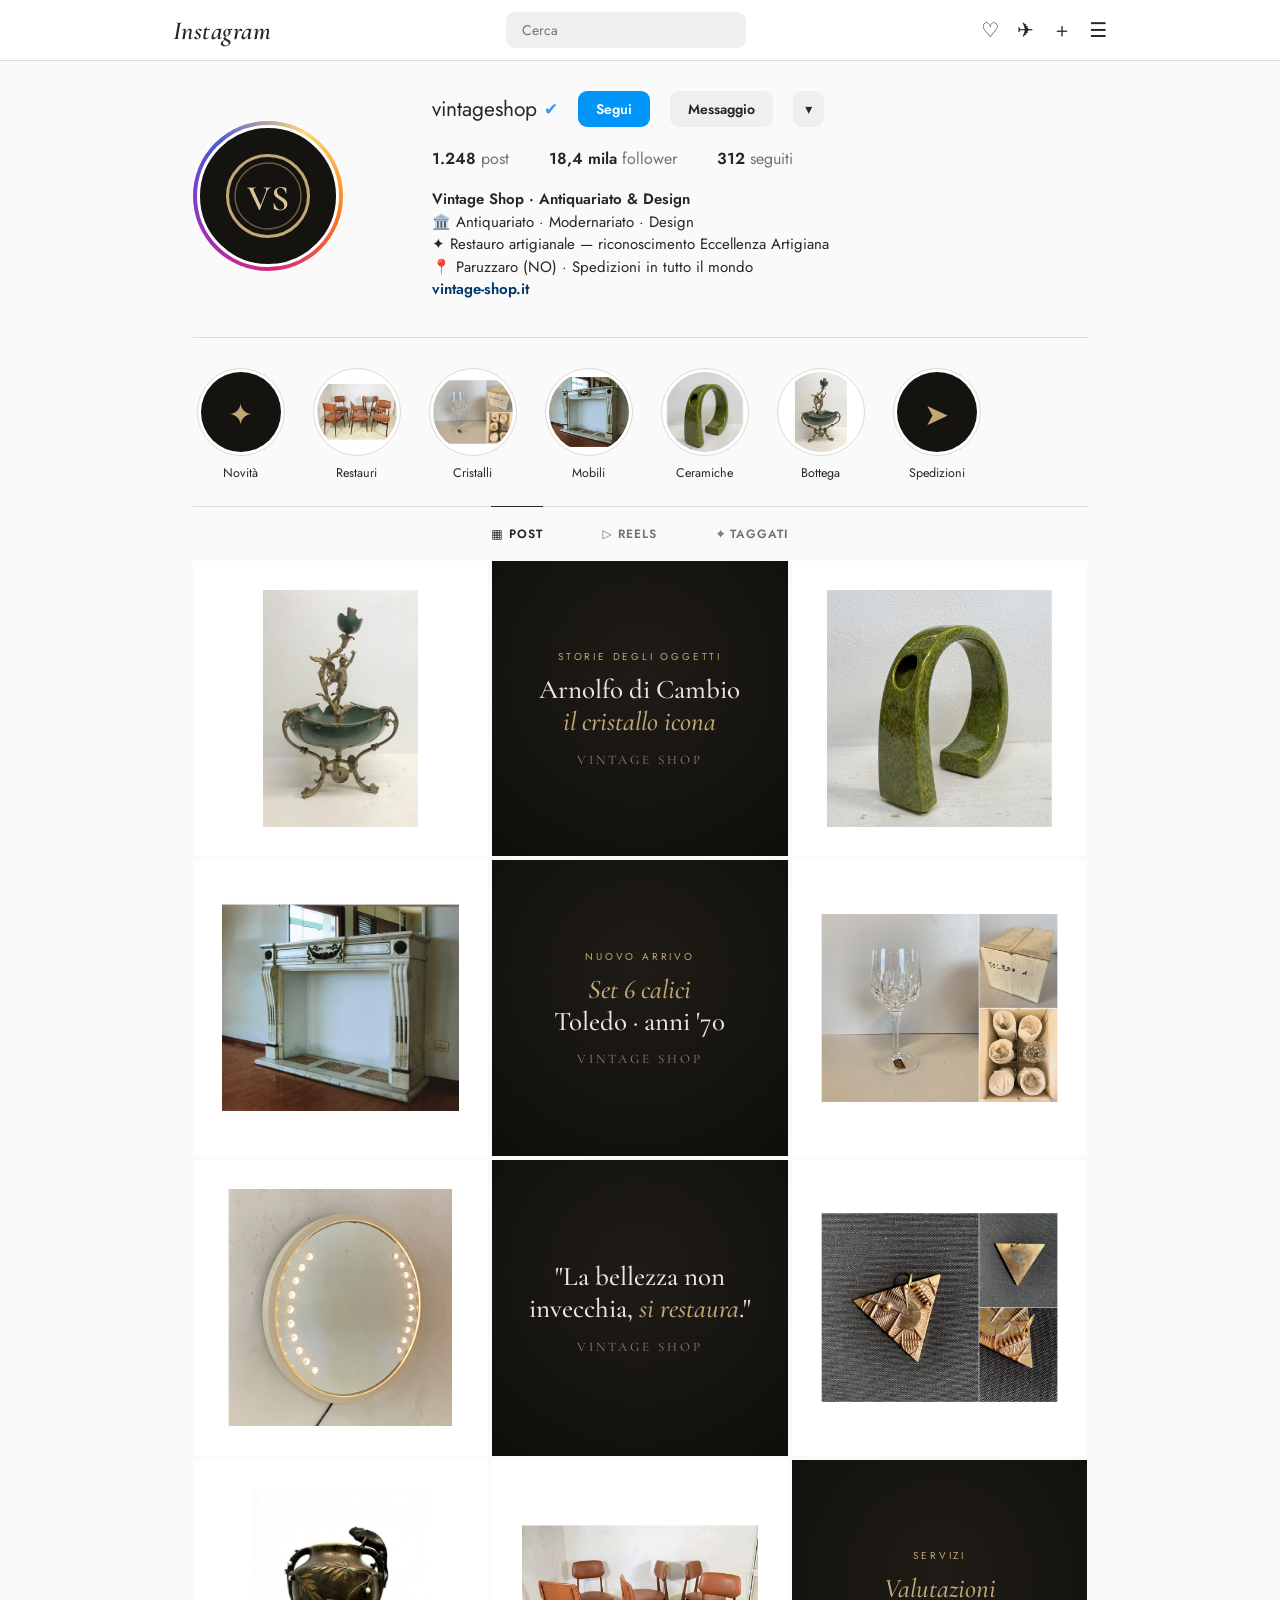
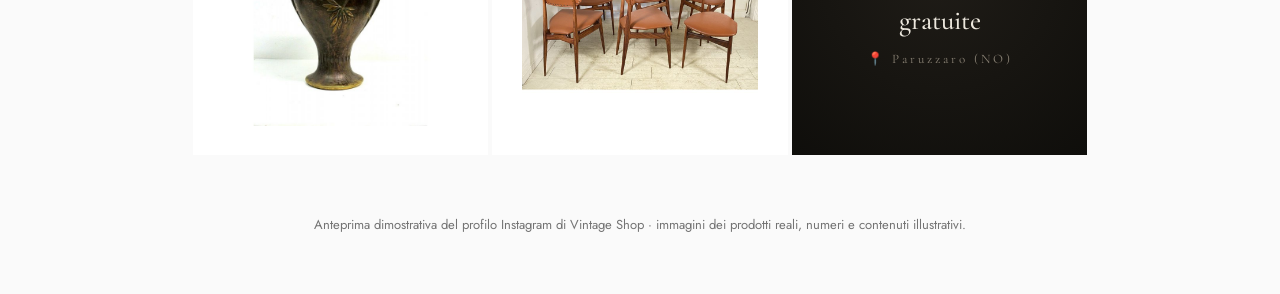
<file: instagram.html>
<!DOCTYPE html>
<html lang="it">
<head>
<meta charset="UTF-8">
<meta name="viewport" content="width=device-width, initial-scale=1.0">
<title>@vintageshop — Anteprima Instagram</title>
<link rel="preconnect" href="https://fonts.googleapis.com">
<link rel="preconnect" href="https://fonts.gstatic.com" crossorigin>
<link href="https://fonts.googleapis.com/css2?family=Cormorant+Garamond:ital,wght@0,400;0,500;0,600;1,500&family=Jost:wght@300;400;500;600&display=swap" rel="stylesheet">
<style>
:root{--serif:"Cormorant Garamond",Georgia,serif;--sans:"Jost",-apple-system,system-ui,sans-serif;
  --ig:#262626;--ig-sub:#737373;--line:#dbdbdb;--oro:#a8884e;--oro2:#c2a875;--dark:#15130f}
*{margin:0;padding:0;box-sizing:border-box}
body{font-family:var(--sans);background:#fafafa;color:var(--ig)}
a{color:inherit;text-decoration:none}
img{display:block}

/* barra superiore stile IG */
.ig-nav{position:sticky;top:0;z-index:10;background:#fff;border-bottom:1px solid var(--line)}
.ig-nav .in{max-width:975px;margin:0 auto;display:flex;align-items:center;justify-content:space-between;height:60px;padding:0 20px}
.ig-logo{font-family:"Cormorant Garamond",cursive,serif;font-size:26px;font-weight:600;font-style:italic;letter-spacing:.5px}
.ig-search{background:#efefef;border:none;border-radius:9px;padding:8px 16px;width:240px;font-family:var(--sans);font-size:14px;color:#555}
.ig-icons{display:flex;gap:18px;color:#262626;font-size:20px}
@media(max-width:680px){.ig-search{display:none}}

.wrap{max-width:935px;margin:0 auto;padding:30px 20px 60px}

/* header profilo */
.profile{display:flex;gap:clamp(24px,7vw,90px);align-items:center;padding-bottom:36px;border-bottom:1px solid var(--line)}
.avatar-ring{flex:none;width:150px;height:150px;border-radius:50%;padding:4px;
  background:conic-gradient(from 30deg,#feda75,#fa7e1e,#d62976,#962fbf,#4f5bd5,#feda75)}
.avatar{width:100%;height:100%;border-radius:50%;background:var(--dark);border:3px solid #fff;display:flex;align-items:center;justify-content:center}
.avatar svg{width:96px;height:96px}
.pinfo{flex:1;min-width:0}
.prow1{display:flex;align-items:center;gap:20px;flex-wrap:wrap;margin-bottom:20px}
.uname{font-size:21px;font-weight:400;display:flex;align-items:center;gap:7px}
.verified{color:#3897f0;font-size:17px}
.btn{font-family:var(--sans);font-size:14px;font-weight:600;border:none;border-radius:9px;padding:8px 18px;cursor:pointer}
.btn.follow{background:#0095f6;color:#fff}
.btn.msg{background:#efefef;color:#262626}
.btn.ico{background:#efefef;color:#262626;padding:8px 12px}
.stats{display:flex;gap:40px;margin-bottom:18px;font-size:16px}
.stats b{font-weight:600}
.stats span{color:var(--ig-sub)}
.bio{font-size:15px;line-height:1.5}
.bio .name{font-weight:600}
.bio .link{color:#00376b;font-weight:600}

/* storie in evidenza */
.highlights{display:flex;gap:28px;padding:30px 4px 10px;overflow-x:auto}
.hl{flex:none;width:88px;text-align:center;cursor:pointer}
.hl .ring{width:88px;height:88px;border-radius:50%;padding:3px;border:1px solid var(--line);background:#fff}
.hl .ring .in{width:100%;height:100%;border-radius:50%;overflow:hidden;background:var(--dark);display:flex;align-items:center;justify-content:center}
.hl .ring img{width:100%;height:100%;object-fit:cover}
.hl .ring .em{font-family:var(--serif);font-size:30px;color:var(--oro2)}
.hl span{display:block;margin-top:8px;font-size:12.5px;color:#262626;white-space:nowrap;overflow:hidden;text-overflow:ellipsis}

/* tab */
.tabs{display:flex;justify-content:center;gap:60px;border-top:1px solid var(--line);margin-top:14px}
.tab{display:flex;align-items:center;gap:7px;padding:18px 0;font-size:12px;letter-spacing:1px;text-transform:uppercase;color:var(--ig-sub);font-weight:600;border-top:1px solid transparent;margin-top:-1px}
.tab.on{color:#262626;border-top-color:#262626}

/* griglia post */
.grid{display:grid;grid-template-columns:repeat(3,1fr);gap:4px}
.post{position:relative;aspect-ratio:1/1;overflow:hidden;background:#fff;cursor:pointer}
.post>img{width:100%;height:100%;object-fit:cover}
.post.pad>img{object-fit:contain;padding:10%;background:#fff}
.post .ov{position:absolute;inset:0;background:rgba(0,0,0,.35);display:flex;align-items:center;justify-content:center;gap:26px;color:#fff;font-weight:600;opacity:0;transition:opacity .25s}
.post:hover .ov{opacity:1}
.post .ov span{display:flex;align-items:center;gap:7px;font-size:16px}
/* post grafici brandizzati */
.post.graphic{background:radial-gradient(circle at 50% 38%,#1f1c17,#0f0e0b);display:flex;flex-direction:column;align-items:center;justify-content:center;text-align:center;padding:22px;color:#ece7dd}
.post.graphic .eb{font-size:10px;letter-spacing:.28em;text-transform:uppercase;color:var(--oro2);margin-bottom:10px}
.post.graphic .t{font-family:var(--serif);font-size:clamp(20px,2.4vw,27px);line-height:1.18;font-weight:500}
.post.graphic .t em{font-style:italic;color:var(--oro2)}
.post.graphic .vs{font-family:var(--serif);font-size:13px;letter-spacing:3px;color:#8a8275;margin-top:14px}

.note{max-width:935px;margin:0 auto;padding:0 20px 60px;color:var(--ig-sub);font-size:13px;text-align:center}

@media(max-width:735px){
  .profile{gap:24px}
  .avatar-ring{width:90px;height:90px}.avatar svg{width:58px;height:58px}
  .uname{font-size:18px}
  .stats{gap:22px;font-size:14px;justify-content:space-around}
  .grid{gap:2px}
  .post .ov{gap:16px}
}
</style>
</head>
<body>

<div class="ig-nav">
  <div class="in">
    <div class="ig-logo">Instagram</div>
    <input class="ig-search" placeholder="Cerca" disabled>
    <div class="ig-icons">♡ &nbsp; ✈ &nbsp; ＋ &nbsp; ☰</div>
  </div>
</div>

<div class="wrap">
  <!-- Header profilo -->
  <div class="profile">
    <div class="avatar-ring">
      <div class="avatar">
        <svg viewBox="0 0 64 64" role="img" aria-label="Vintage Shop">
          <circle cx="32" cy="32" r="27" fill="none" stroke="#c2a875" stroke-width="2"/>
          <circle cx="32" cy="32" r="22" fill="none" stroke="#c2a875" stroke-width="1" opacity="0.5"/>
          <text x="32" y="41" text-anchor="middle" font-family="Cormorant Garamond,serif" font-weight="600" font-size="24" fill="#dac49b">VS</text>
        </svg>
      </div>
    </div>
    <div class="pinfo">
      <div class="prow1">
        <div class="uname">vintageshop <span class="verified">✔</span></div>
        <button class="btn follow">Segui</button>
        <button class="btn msg">Messaggio</button>
        <button class="btn ico">▾</button>
      </div>
      <div class="stats">
        <div><b>1.248</b> <span>post</span></div>
        <div><b>18,4 mila</b> <span>follower</span></div>
        <div><b>312</b> <span>seguiti</span></div>
      </div>
      <div class="bio">
        <div class="name">Vintage Shop · Antiquariato & Design</div>
        🏛️ Antiquariato · Modernariato · Design<br>
        ✦ Restauro artigianale — riconoscimento Eccellenza Artigiana<br>
        📍 Paruzzaro (NO) · Spedizioni in tutto il mondo<br>
        <span class="link">vintage-shop.it</span>
      </div>
    </div>
  </div>

  <!-- Storie in evidenza -->
  <div class="highlights">
    <div class="hl"><div class="ring"><div class="in"><span class="em">✦</span></div></div><span>Novità</span></div>
    <div class="hl"><div class="ring"><div class="in"><img src="assets/p1.jpg" alt=""></div></div><span>Restauri</span></div>
    <div class="hl"><div class="ring"><div class="in"><img src="assets/big2.jpg" alt=""></div></div><span>Cristalli</span></div>
    <div class="hl"><div class="ring"><div class="in"><img src="assets/m_camino.jpg" alt=""></div></div><span>Mobili</span></div>
    <div class="hl"><div class="ring"><div class="in"><img src="assets/big6.jpg" alt=""></div></div><span>Ceramiche</span></div>
    <div class="hl"><div class="ring"><div class="in"><img src="assets/col_vittoria.jpg" alt=""></div></div><span>Bottega</span></div>
    <div class="hl"><div class="ring"><div class="in"><span class="em">➤</span></div></div><span>Spedizioni</span></div>
  </div>

  <!-- Tab -->
  <div class="tabs">
    <div class="tab on">▦ Post</div>
    <div class="tab">▷ Reels</div>
    <div class="tab">⌖ Taggati</div>
  </div>

  <!-- Griglia post -->
  <div class="grid">
    <div class="post pad"><img src="assets/col_vittoria.jpg" alt=""><div class="ov"><span>♥ 842</span><span>💬 37</span></div></div>
    <div class="post graphic"><div class="eb">Storie degli oggetti</div><div class="t">Arnolfo di Cambio<br><em>il cristallo icona</em></div><div class="vs">VINTAGE SHOP</div></div>
    <div class="post pad"><img src="assets/big6.jpg" alt=""><div class="ov"><span>♥ 671</span><span>💬 22</span></div></div>

    <div class="post pad"><img src="assets/m_camino.jpg" alt=""><div class="ov"><span>♥ 1.204</span><span>💬 58</span></div></div>
    <div class="post graphic"><div class="eb">Nuovo arrivo</div><div class="t"><em>Set 6 calici</em><br>Toledo · anni '70</div><div class="vs">VINTAGE SHOP</div></div>
    <div class="post pad"><img src="assets/big2.jpg" alt=""><div class="ov"><span>♥ 533</span><span>💬 19</span></div></div>

    <div class="post pad"><img src="assets/m_specchio.jpg" alt=""><div class="ov"><span>♥ 1.910</span><span>💬 84</span></div></div>
    <div class="post graphic"><div class="t">"La bellezza non<br>invecchia, <em>si restaura</em>."</div><div class="vs">VINTAGE SHOP</div></div>
    <div class="post pad"><img src="assets/big5.jpg" alt=""><div class="ov"><span>♥ 488</span><span>💬 26</span></div></div>

    <div class="post pad"><img src="assets/c_chamaleon.jpg" alt=""><div class="ov"><span>♥ 952</span><span>💬 41</span></div></div>
    <div class="post pad"><img src="assets/big1.jpg" alt=""><div class="ov"><span>♥ 776</span><span>💬 33</span></div></div>
    <div class="post graphic"><div class="eb">Servizi</div><div class="t"><em>Valutazioni</em><br>gratuite</div><div class="vs">📍 Paruzzaro (NO)</div></div>
  </div>
</div>

<div class="note">Anteprima dimostrativa del profilo Instagram di Vintage Shop · immagini dei prodotti reali, numeri e contenuti illustrativi.</div>

</body>
</html>
</file>
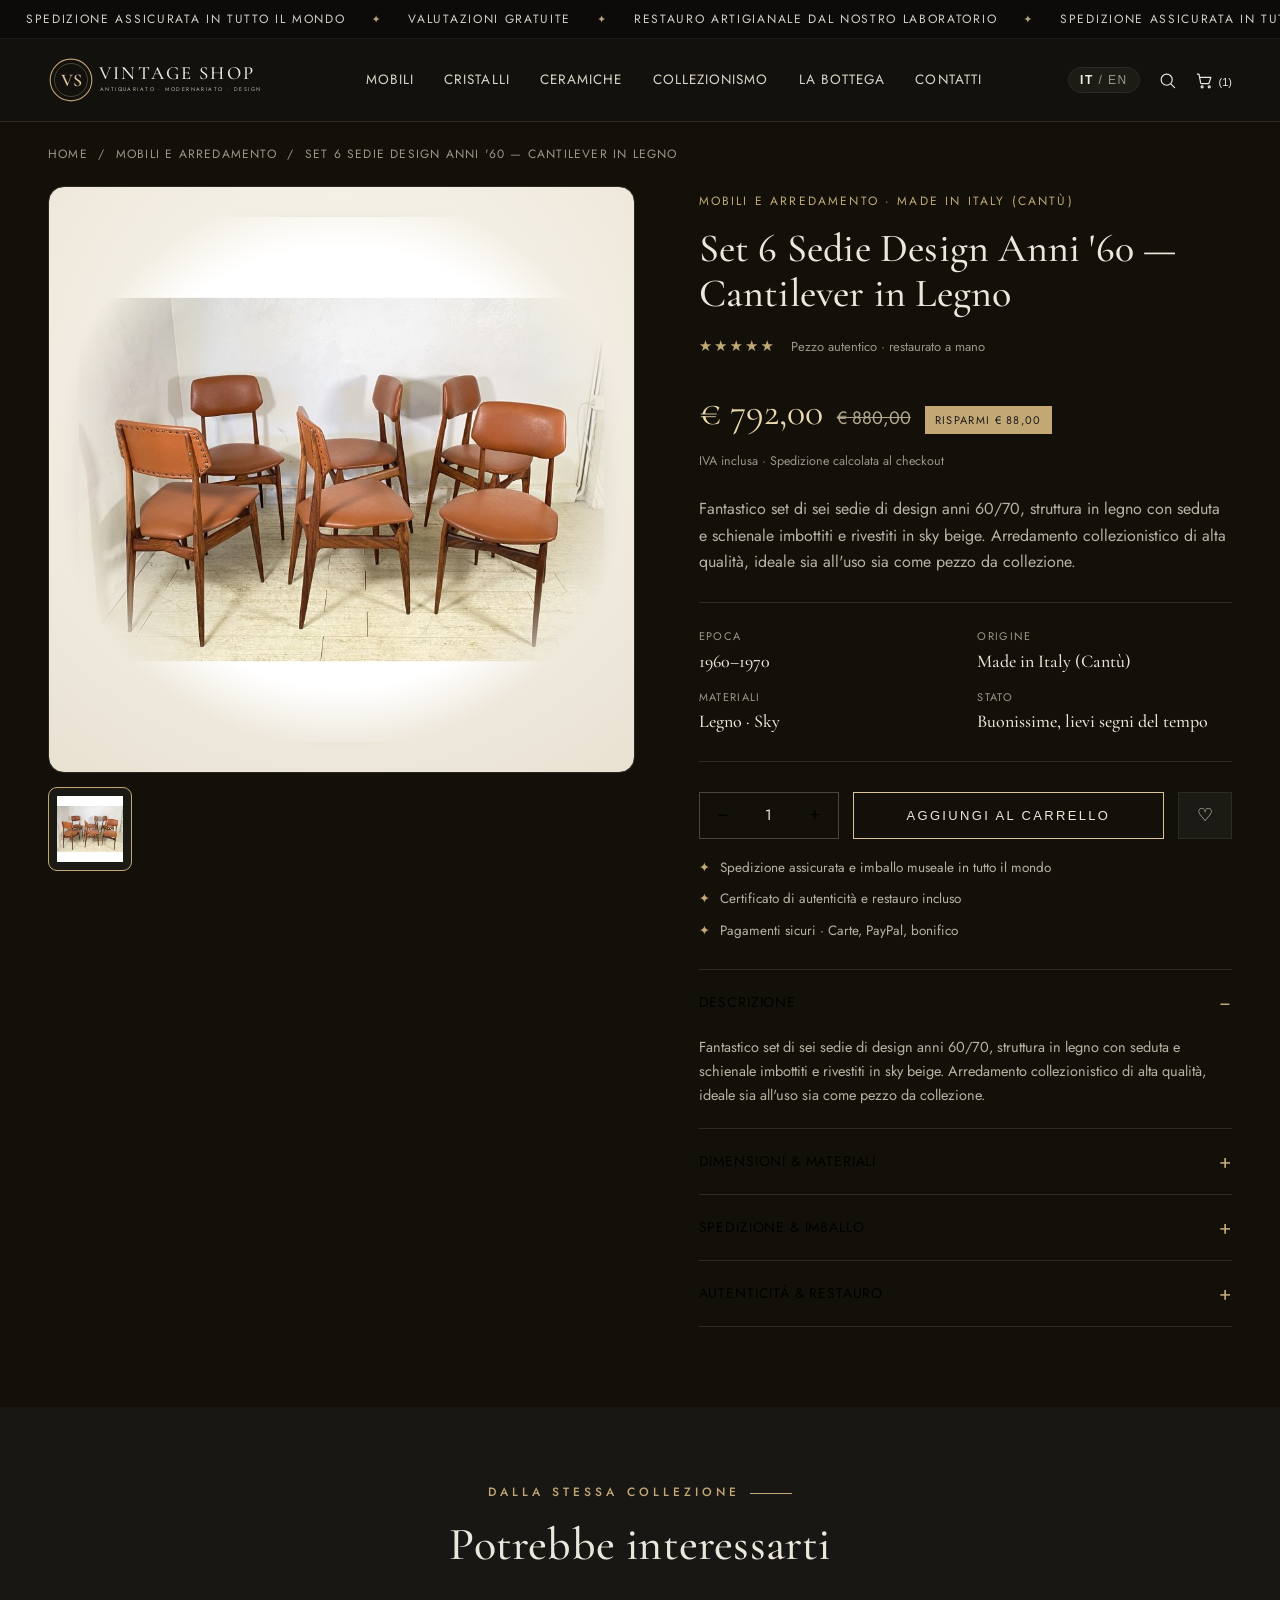
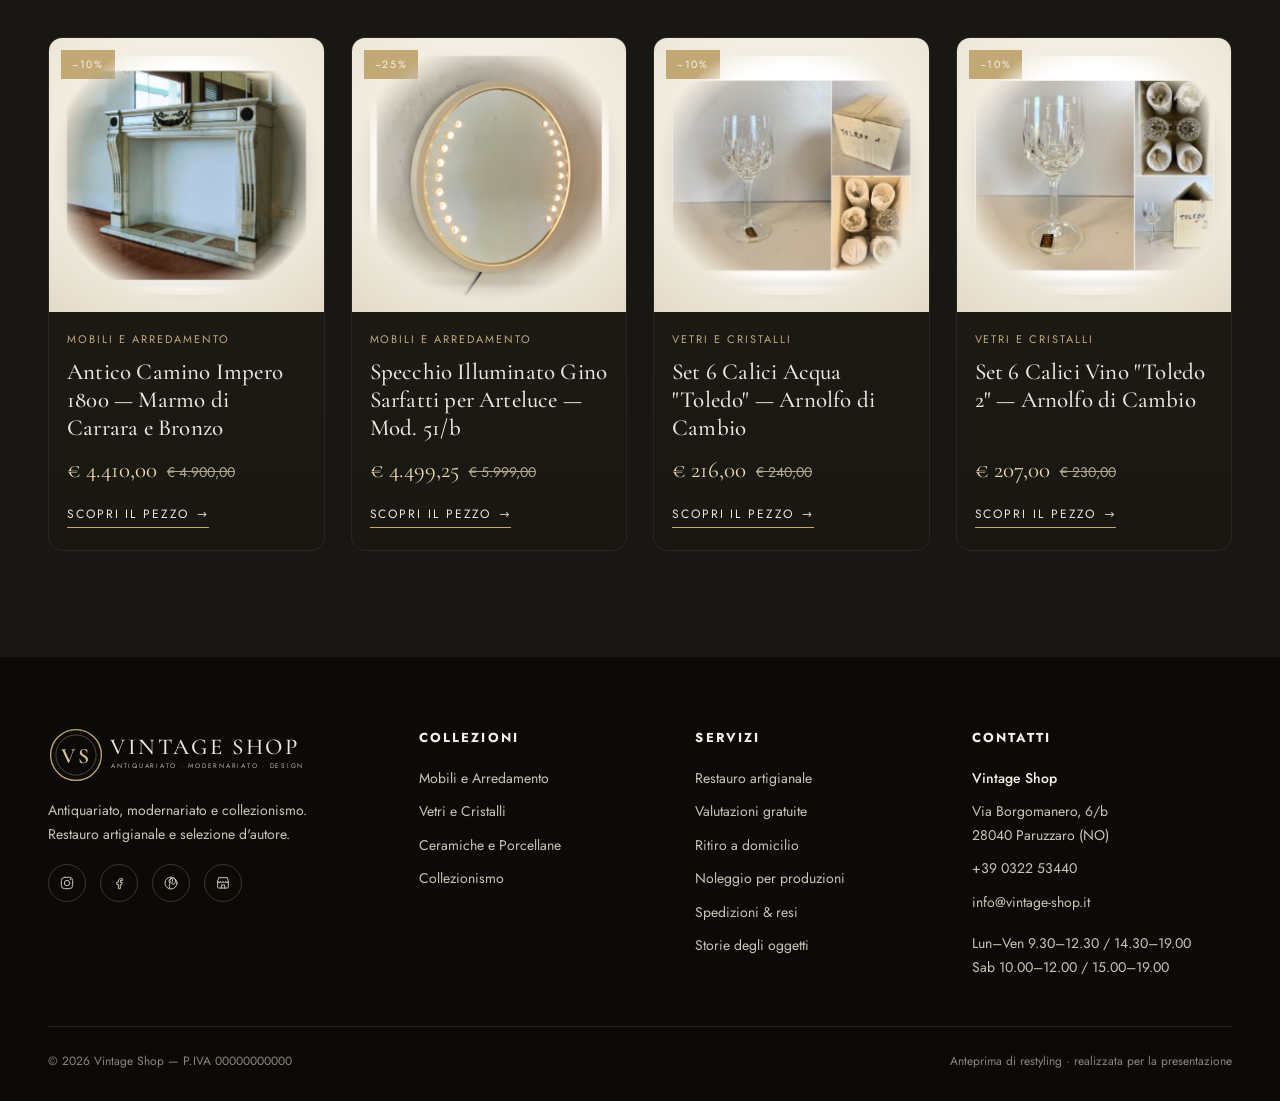
<file: prodotto.html>
<!DOCTYPE html>
<html lang="it">
<head>
<meta charset="UTF-8">
<meta name="viewport" content="width=device-width, initial-scale=1.0">
<title>Scheda prodotto — Vintage Shop</title>
<link rel="preconnect" href="https://fonts.googleapis.com">
<link rel="preconnect" href="https://fonts.gstatic.com" crossorigin>
<link href="https://fonts.googleapis.com/css2?family=Cormorant+Garamond:ital,wght@0,400;0,500;0,600;1,400;1,500&family=Jost:wght@300;400;500&display=swap" rel="stylesheet">
<link rel="stylesheet" href="styles.css">
<style>
  .breadcrumb{padding:22px 0;font-size:12px;letter-spacing:.1em;text-transform:uppercase;color:var(--grigio)}
  .breadcrumb a:hover{color:var(--oro)}
  .pdp{display:grid;grid-template-columns:1.1fr 1fr;gap:64px;padding-bottom:80px}
  .gallery .main{background:#fff;border:1px solid var(--linea);aspect-ratio:1/1;display:flex;align-items:center;justify-content:center;overflow:hidden}
  .gallery .main img{width:100%;height:100%;object-fit:contain;padding:30px}
  .thumbs{display:flex;gap:12px;margin-top:14px}
  .thumbs button{width:84px;height:84px;background:#fff;border:1px solid var(--linea);cursor:pointer;padding:8px;transition:.2s}
  .thumbs button.active{border-color:var(--oro)}
  .thumbs img{width:100%;height:100%;object-fit:contain}
  .pdp-info .cat-name{font-size:12px;letter-spacing:.18em;text-transform:uppercase;color:var(--oro)}
  .pdp-info h1{font-size:clamp(28px,3.4vw,40px);line-height:1.12;margin:12px 0 18px;font-weight:500}
  .stars{color:var(--oro);letter-spacing:2px;font-size:15px}
  .stars small{color:var(--grigio);letter-spacing:normal;margin-left:8px;font-size:13px}
  .pdp-price{display:flex;align-items:baseline;gap:14px;margin:22px 0 6px;flex-wrap:wrap}
  .pdp-price .now{font-family:var(--serif);font-size:38px}
  .pdp-price .was{font-size:18px;color:#b3a98f;text-decoration:line-through}
  .pdp-price .save{background:var(--oro);color:#1b1a18;font-size:11px;letter-spacing:.12em;text-transform:uppercase;padding:5px 10px}
  .vat{font-size:12.5px;color:var(--grigio);margin-bottom:24px}
  .lead-txt{color:#55514a;font-size:16px;margin-bottom:26px}
  .attrs{list-style:none;display:grid;grid-template-columns:1fr 1fr;gap:12px 24px;margin-bottom:30px;padding:24px 0;border-top:1px solid var(--linea);border-bottom:1px solid var(--linea)}
  .attrs li{font-size:14px;display:flex;flex-direction:column}
  .attrs span{font-size:11px;letter-spacing:.12em;text-transform:uppercase;color:var(--grigio)}
  .attrs b{font-family:var(--serif);font-size:18px;font-weight:500}
  .buy{display:flex;gap:14px;align-items:stretch;margin-bottom:18px}
  .qty{display:flex;align-items:center;border:1px solid var(--nero)}
  .qty button{width:46px;background:none;border:none;font-size:18px;cursor:pointer}
  .qty input{width:46px;text-align:center;border:none;font-family:var(--sans);font-size:15px}
  .buy .btn{flex:1;text-align:center}
  .wish{border:1px solid var(--linea);background:var(--carta);padding:0 18px;cursor:pointer;font-size:18px}
  .trust{display:flex;flex-direction:column;gap:9px;font-size:13.5px;color:#55514a;margin:8px 0 26px}
  .trust div::before{content:"✦";color:var(--oro);margin-right:10px}
  .acc-item{border-top:1px solid var(--linea)}
  .acc-item:last-child{border-bottom:1px solid var(--linea)}
  .acc-head{width:100%;background:none;border:none;text-align:left;padding:18px 0;font-family:var(--sans);font-size:14px;letter-spacing:.06em;text-transform:uppercase;cursor:pointer;display:flex;justify-content:space-between;align-items:center}
  .acc-head .pm{color:var(--oro);font-size:20px}
  .acc-body{max-height:0;overflow:hidden;transition:max-height .35s ease}
  .acc-body p{padding:0 0 20px;color:#55514a;font-size:14.5px}
  .acc-item.open .acc-body{max-height:420px}
  @media(max-width:860px){.pdp{grid-template-columns:1fr;gap:34px}}
</style>
</head>
<body class="theme-museo">

<div class="topbar">
  <div class="container">
    <span><span class="oro">✦</span> Spedizione assicurata in tutto il mondo</span>
    <span>Valutazioni gratuite</span>
    <span>Restauro artigianale dal nostro laboratorio</span>
  </div>
</div>

<header class="site-header">
  <div class="header-inner">
    <a class="brand" href="index.html">
      <span class="name">Vintage Shop</span>
      <span class="sub">Antiquariato · Modernariato · Design</span>
    </a>
    <nav class="nav">
      <a href="catalogo.html">Mobili</a>
      <a href="catalogo.html">Cristalli</a>
      <a href="catalogo.html">Ceramiche</a>
      <a href="catalogo.html">Collezionismo</a>
      <a href="bottega.html">La bottega</a>
      <a href="contatti.html">Contatti</a>
    </nav>
    <div class="header-actions">
      <button class="lang" title="Sito multilingua (anteprima)"><b>IT</b> / EN</button>
      <button class="icon-btn" title="Cerca">⌕</button>
      <button class="icon-btn" title="Carrello">⛬ <small style="font-size:11px">(1)</small></button>
      <button class="burger" id="burger" aria-label="Menu">☰</button>
    </div>
  </div>
  <nav class="mobile-nav" id="mobileNav">
    <a href="catalogo.html">Mobili</a>
    <a href="catalogo.html">Cristalli</a>
    <a href="catalogo.html">Ceramiche</a>
    <a href="catalogo.html">Collezionismo</a>
    <a href="bottega.html">La bottega</a>
    <a href="contatti.html">Contatti</a>
  </nav>
</header>

<div class="container">
  <div class="breadcrumb" id="crumb"><a href="index.html">Home</a></div>

  <div class="pdp">
    <div class="gallery">
      <div class="main"><img id="mainImg" src="" alt=""></div>
      <div class="thumbs" id="thumbs"></div>
    </div>

    <div class="pdp-info">
      <span class="cat-name" id="catName"></span>
      <h1 id="title"></h1>
      <div class="stars">★★★★★ <small>Pezzo autentico · restaurato a mano</small></div>

      <div class="pdp-price">
        <span class="now" id="now"></span>
        <span class="was" id="was"></span>
        <span class="save" id="save"></span>
      </div>
      <div class="vat">IVA inclusa · Spedizione calcolata al checkout</div>

      <p class="lead-txt" id="lead"></p>

      <ul class="attrs">
        <li><span>Epoca</span><b id="a-epoca"></b></li>
        <li><span>Origine</span><b id="a-origine"></b></li>
        <li><span>Materiali</span><b id="a-materiali"></b></li>
        <li><span>Stato</span><b id="a-stato"></b></li>
      </ul>

      <div class="buy">
        <div class="qty">
          <button onclick="step(-1)">−</button>
          <input id="qty" value="1" inputmode="numeric">
          <button onclick="step(1)">+</button>
        </div>
        <button class="btn btn-dark" onclick="alert('Anteprima: il carrello sarà attivo nel sito definitivo.')">Aggiungi al carrello</button>
        <button class="wish" title="Aggiungi ai preferiti">♡</button>
      </div>

      <div class="trust">
        <div>Spedizione assicurata e imballo museale in tutto il mondo</div>
        <div>Certificato di autenticità e restauro incluso</div>
        <div>Pagamenti sicuri · Carte, PayPal, bonifico</div>
      </div>

      <div class="acc">
        <div class="acc-item open">
          <button class="acc-head" onclick="toggleAcc(this)">Descrizione <span class="pm">−</span></button>
          <div class="acc-body"><p id="descLong"></p></div>
        </div>
        <div class="acc-item">
          <button class="acc-head" onclick="toggleAcc(this)">Dimensioni & materiali <span class="pm">+</span></button>
          <div class="acc-body"><p id="dimMat"></p></div>
        </div>
        <div class="acc-item">
          <button class="acc-head" onclick="toggleAcc(this)">Spedizione & imballo <span class="pm">+</span></button>
          <div class="acc-body"><p>Spediamo in tutta Italia e all'estero con corriere assicurato e imballo su misura. Possibilità di ritiro in negozio a Paruzzaro (NO). Tempi e costi calcolati in base alla destinazione al momento del checkout.</p></div>
        </div>
        <div class="acc-item">
          <button class="acc-head" onclick="toggleAcc(this)">Autenticità & restauro <span class="pm">+</span></button>
          <div class="acc-body"><p>Ogni pezzo è selezionato e verificato dal nostro team. Il restauro è artigianale e rispettoso dei materiali originali. A richiesta forniamo documentazione fotografica del lavoro eseguito.</p></div>
        </div>
      </div>
    </div>
  </div>
</div>

<!-- Correlati -->
<section class="block" style="background:var(--avorio-2);padding-top:70px">
  <div class="container">
    <div class="section-head">
      <span class="eyebrow">Dalla stessa collezione</span>
      <h2>Potrebbe interessarti</h2>
    </div>
    <div class="products" id="related"></div>
  </div>
</section>

<!-- Footer -->
<footer class="site-footer">
  <div class="container">
    <div class="footer-grid">
      <div>
        <div class="name">Vintage Shop</div>
        <p style="margin-top:16px;max-width:280px">Antiquariato, modernariato e collezionismo. Restauro artigianale e selezione d'autore.</p>
        <div class="foot-social"><a href="#" title="Instagram">⌾</a><a href="#" title="Facebook">ⓕ</a><a href="#" title="Pinterest">ⓟ</a><a href="#" title="eBay">⛬</a></div>
      </div>
      <div>
        <h4>Collezioni</h4>
        <ul>
          <li><a href="catalogo.html?cat=mobili">Mobili e Arredamento</a></li>
          <li><a href="catalogo.html?cat=cristalli">Vetri e Cristalli</a></li>
          <li><a href="catalogo.html?cat=ceramiche">Ceramiche e Porcellane</a></li>
          <li><a href="catalogo.html?cat=collezionismo">Collezionismo</a></li>
        </ul>
      </div>
      <div>
        <h4>Servizi</h4>
        <ul>
          <li><a href="bottega.html">Restauro artigianale</a></li>
          <li><a href="bottega.html">Valutazioni gratuite</a></li>
          <li><a href="bottega.html">Ritiro a domicilio</a></li>
          <li><a href="bottega.html">Noleggio per produzioni</a></li>
        </ul>
      </div>
      <div class="contact">
        <h4>Contatti</h4>
        <ul>
          <li><b>Vintage Shop</b></li>
          <li>Via Borgomanero, 6/b<br>28040 Paruzzaro (NO)</li>
          <li><a href="tel:+390322053440">+39 0322 53440</a></li>
          <li><a href="mailto:info@vintage-shop.it">info@vintage-shop.it</a></li>
          <li style="margin-top:8px">Lun–Ven 9.30–12.30 / 14.30–19.00<br>Sab 10.00–12.00 / 15.00–19.00</li>
        </ul>
      </div>
    </div>
    <div class="copyright">
      <span>© 2026 Vintage Shop — P.IVA 00000000000</span>
      <span>Anteprima di restyling · realizzata per la presentazione</span>
    </div>
  </div>
</footer>

<script src="data.js"></script>
<script>
  function step(d){var i=document.getElementById('qty');i.value=Math.max(1,(parseInt(i.value)||1)+d);}
  function toggleAcc(btn){var it=btn.parentElement;var open=it.classList.contains('open');document.querySelectorAll('.acc-item').forEach(function(x){x.classList.remove('open');x.querySelector('.pm').textContent='+';});if(!open){it.classList.add('open');it.querySelector('.pm').textContent='−';}}

  var p = VS.byId(VS.param('id')) || VS_PRODUCTS[0];
  document.title = p.nome + ' — Vintage Shop';
  var catLabel = VS_CATS[p.cat];
  var img = p.big || p.img;

  document.getElementById('crumb').innerHTML =
    '<a href="index.html">Home</a> &nbsp;/&nbsp; <a href="catalogo.html?cat=' + p.cat + '">' + catLabel + '</a> &nbsp;/&nbsp; ' + p.nome;
  document.getElementById('mainImg').src = img;
  document.getElementById('mainImg').alt = p.nome;
  document.getElementById('thumbs').innerHTML =
    '<button class="active"><img src="' + p.img + '" alt=""></button>';
  document.getElementById('catName').textContent = catLabel + ' · ' + (p.origine || 'Pezzo unico');
  document.getElementById('title').textContent = p.nome;
  document.getElementById('now').textContent = VS.money(p.price);
  if (p.old) {
    document.getElementById('was').textContent = VS.money(p.old);
    document.getElementById('save').textContent = 'Risparmi ' + VS.money(p.old - p.price);
  } else {
    document.getElementById('was').style.display = 'none';
    document.getElementById('save').style.display = 'none';
  }
  document.getElementById('lead').textContent = p.desc;
  document.getElementById('a-epoca').textContent = p.epoca;
  document.getElementById('a-origine').textContent = p.origine || '—';
  document.getElementById('a-materiali').textContent = p.materiali;
  document.getElementById('a-stato').textContent = p.stato;
  document.getElementById('descLong').textContent = p.desc;
  document.getElementById('dimMat').textContent = 'Materiali: ' + p.materiali + '. Dimensioni: ' + p.dimensioni + '. Stato di conservazione: ' + p.stato + '. Lievi segni del tempo coerenti con l\'età dell\'oggetto fanno parte del suo valore storico.';

  // Correlati (stessa categoria, poi completa con altri)
  var rel = VS.byCat(p.cat).filter(function (x) { return x.id !== p.id; });
  VS_PRODUCTS.forEach(function (x) { if (x.id !== p.id && rel.indexOf(x) < 0) rel.push(x); });
  document.getElementById('related').innerHTML = rel.slice(0, 4).map(function (x) { return VS.cardHTML(x); }).join('');
</script>
<script src="app.js"></script>
</body>
</html>
</file>
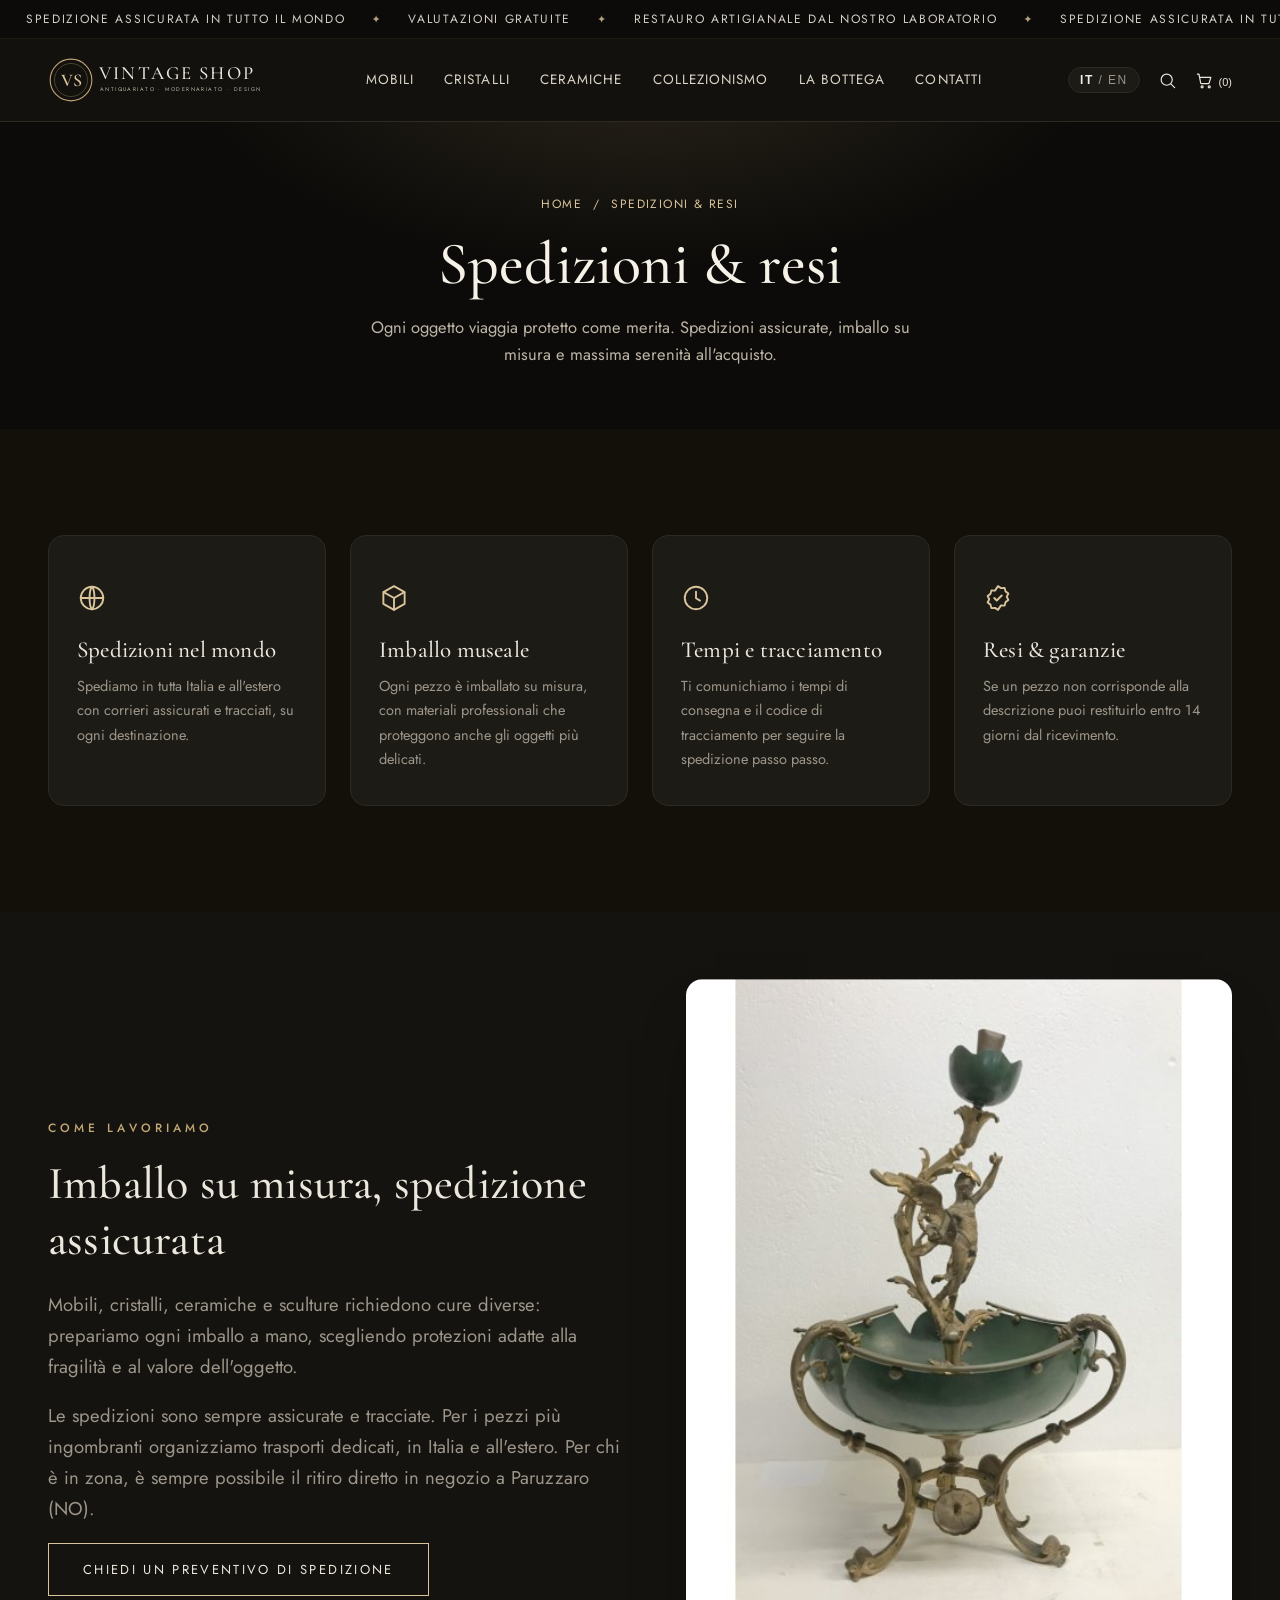
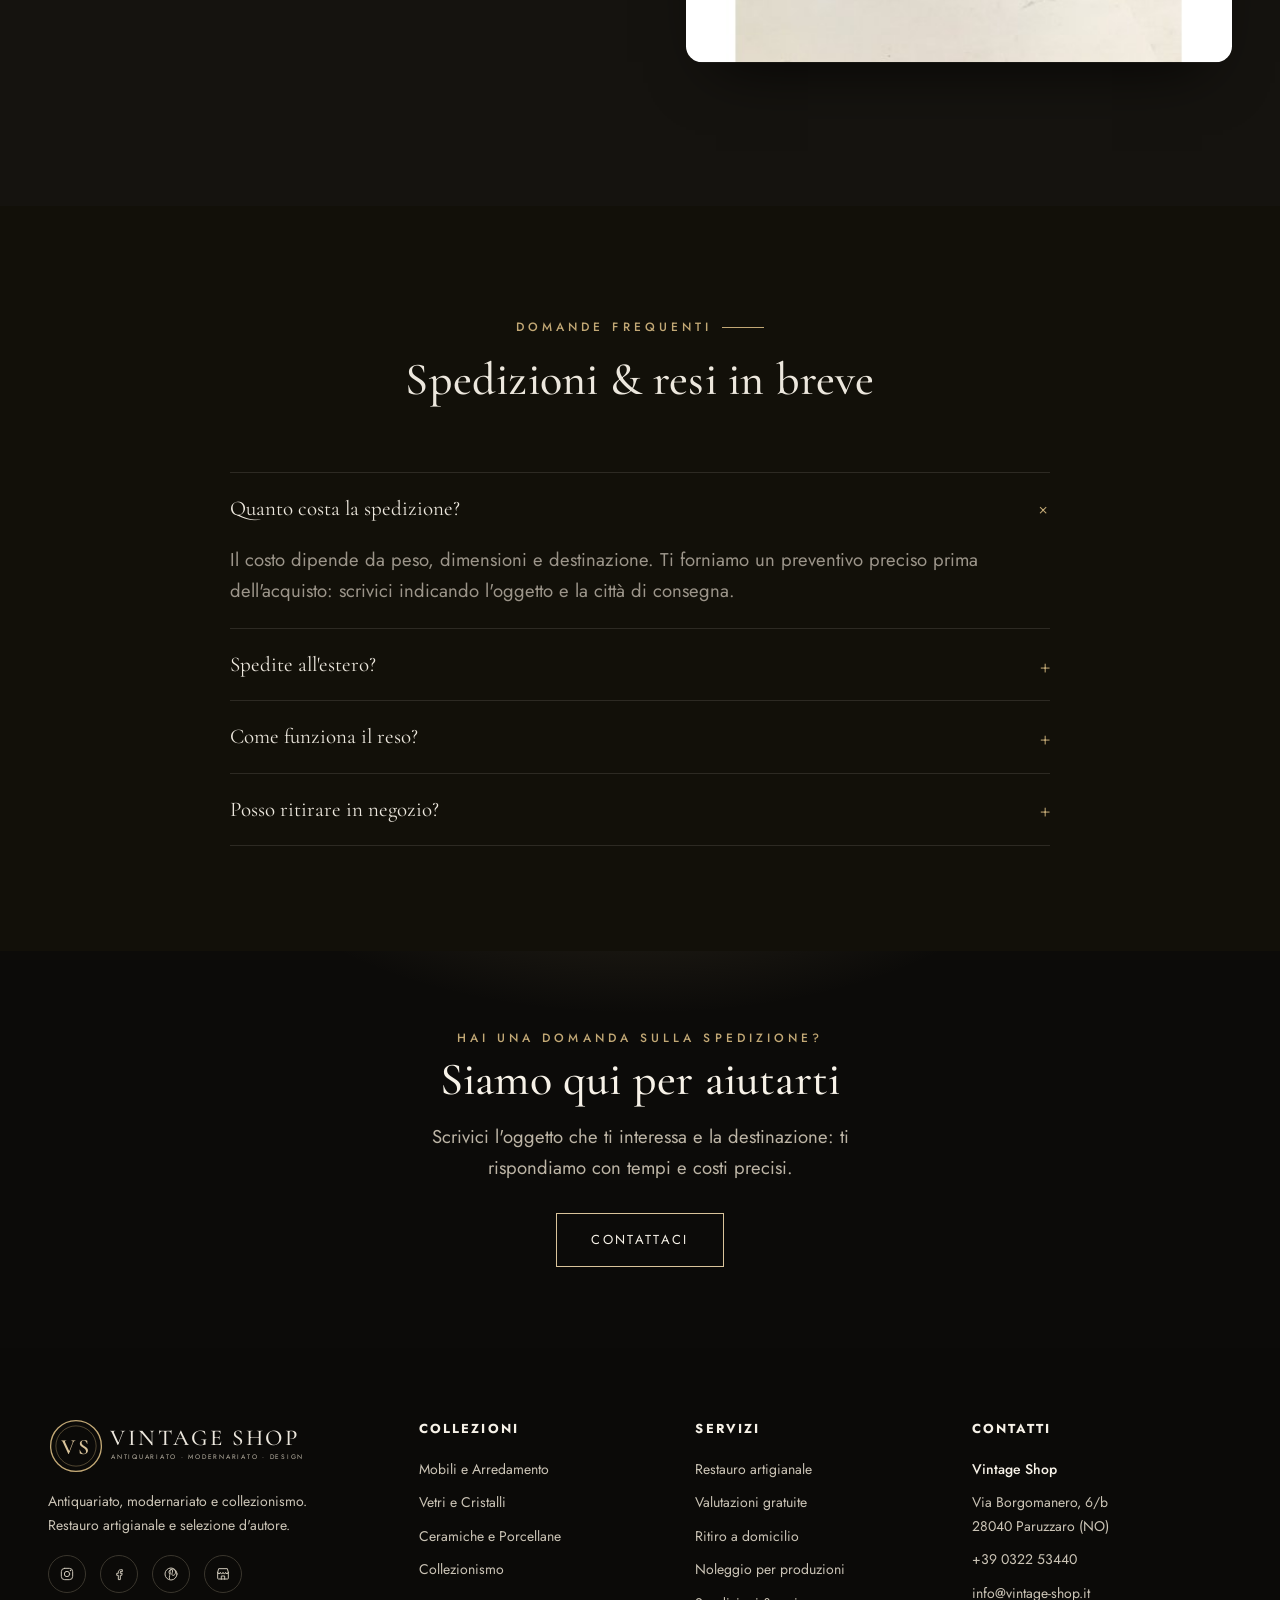
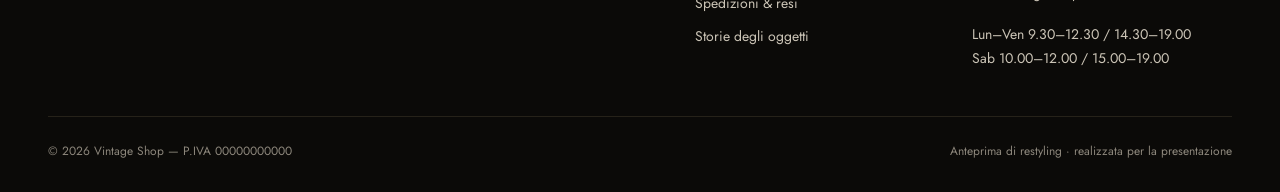
<file: spedizioni.html>
<!DOCTYPE html>
<html lang="it">
<head>
<meta charset="UTF-8">
<meta name="viewport" content="width=device-width, initial-scale=1.0">
<title>Spedizioni & resi — Vintage Shop</title>
<meta name="description" content="Spedizioni assicurate con imballo museale in tutto il mondo, ritiro in negozio a Paruzzaro, resi e garanzie. Tutte le informazioni di Vintage Shop.">
<link rel="preconnect" href="https://fonts.googleapis.com">
<link rel="preconnect" href="https://fonts.gstatic.com" crossorigin>
<link href="https://fonts.googleapis.com/css2?family=Cormorant+Garamond:ital,wght@0,400;0,500;0,600;1,400;1,500&family=Jost:wght@300;400;500&display=swap" rel="stylesheet">
<link rel="stylesheet" href="styles.css">
</head>
<body class="theme-museo">

<div class="topbar">
  <div class="container">
    <span><span class="oro">✦</span> Spedizione assicurata in tutto il mondo</span>
    <span>Valutazioni gratuite</span>
    <span>Restauro artigianale dal nostro laboratorio</span>
  </div>
</div>

<header class="site-header">
  <div class="header-inner">
    <a class="brand" href="index.html"><span class="name">Vintage Shop</span><span class="sub">Antiquariato · Modernariato · Design</span></a>
    <nav class="nav">
      <a href="catalogo.html">Mobili</a>
      <a href="catalogo.html">Cristalli</a>
      <a href="catalogo.html">Ceramiche</a>
      <a href="catalogo.html">Collezionismo</a>
      <a href="bottega.html">La bottega</a>
      <a href="contatti.html">Contatti</a>
    </nav>
    <div class="header-actions">
      <button class="lang" title="Sito multilingua (anteprima)"><b>IT</b> / EN</button>
      <button class="icon-btn" title="Cerca">⌕</button>
      <button class="icon-btn" title="Carrello">⛬ <small style="font-size:11px">(0)</small></button>
      <button class="burger" id="burger" aria-label="Menu">☰</button>
    </div>
  </div>
  <nav class="mobile-nav" id="mobileNav">
    <a href="catalogo.html">Mobili</a>
    <a href="catalogo.html">Cristalli</a>
    <a href="catalogo.html">Ceramiche</a>
    <a href="catalogo.html">Collezionismo</a>
    <a href="bottega.html">La bottega</a>
    <a href="contatti.html">Contatti</a>
  </nav>
</header>

<section class="page-hero">
  <div class="container inner">
    <div class="crumbs"><a href="index.html">Home</a> &nbsp;/&nbsp; Spedizioni & resi</div>
    <h1>Spedizioni & resi</h1>
    <p>Ogni oggetto viaggia protetto come merita. Spedizioni assicurate, imballo su misura e massima serenità all'acquisto.</p>
  </div>
</section>

<!-- Servizi spedizione -->
<section class="block">
  <div class="container">
    <div class="services s4">
      <div class="service"><div class="ic">✦</div><h3>Spedizioni nel mondo</h3><p>Spediamo in tutta Italia e all'estero con corrieri assicurati e tracciati, su ogni destinazione.</p></div>
      <div class="service"><div class="ic">✦</div><h3>Imballo museale</h3><p>Ogni pezzo è imballato su misura, con materiali professionali che proteggono anche gli oggetti più delicati.</p></div>
      <div class="service"><div class="ic">✦</div><h3>Tempi e tracciamento</h3><p>Ti comunichiamo i tempi di consegna e il codice di tracciamento per seguire la spedizione passo passo.</p></div>
      <div class="service"><div class="ic">✦</div><h3>Resi & garanzie</h3><p>Se un pezzo non corrisponde alla descrizione puoi restituirlo entro 14 giorni dal ricevimento.</p></div>
    </div>
  </div>
</section>

<!-- Dettaglio -->
<section class="block story">
  <div class="container">
    <div class="txt">
      <span class="eyebrow">Come lavoriamo</span>
      <h2>Imballo su misura, spedizione assicurata</h2>
      <p>Mobili, cristalli, ceramiche e sculture richiedono cure diverse: prepariamo ogni imballo a mano, scegliendo protezioni adatte alla fragilità e al valore dell'oggetto.</p>
      <p>Le spedizioni sono sempre assicurate e tracciate. Per i pezzi più ingombranti organizziamo trasporti dedicati, in Italia e all'estero. Per chi è in zona, è sempre possibile il ritiro diretto in negozio a Paruzzaro (NO).</p>
      <a href="contatti.html" class="btn btn-dark">Chiedi un preventivo di spedizione</a>
    </div>
    <div class="img-wrap">
      <img src="assets/col_vittoria.jpg" alt="Oggetto pronto per la spedizione">
    </div>
  </div>
</section>

<!-- FAQ spedizioni -->
<section class="block">
  <div class="container">
    <div class="section-head">
      <span class="eyebrow">Domande frequenti</span>
      <h2>Spedizioni & resi in breve</h2>
    </div>
    <div class="faq">
      <div class="faq-item open">
        <button class="faq-q">Quanto costa la spedizione? <span class="pm">+</span></button>
        <div class="faq-a"><p>Il costo dipende da peso, dimensioni e destinazione. Ti forniamo un preventivo preciso prima dell'acquisto: scrivici indicando l'oggetto e la città di consegna.</p></div>
      </div>
      <div class="faq-item">
        <button class="faq-q">Spedite all'estero? <span class="pm">+</span></button>
        <div class="faq-a"><p>Sì, spediamo in tutto il mondo con corrieri assicurati e tracciati, gestendo anche la documentazione necessaria per le spedizioni internazionali.</p></div>
      </div>
      <div class="faq-item">
        <button class="faq-q">Come funziona il reso? <span class="pm">+</span></button>
        <div class="faq-a"><p>Hai 14 giorni dal ricevimento per restituire un pezzo non conforme alla descrizione. Contattaci e ti guidiamo nella procedura, organizzando il ritiro.</p></div>
      </div>
      <div class="faq-item">
        <button class="faq-q">Posso ritirare in negozio? <span class="pm">+</span></button>
        <div class="faq-a"><p>Certo. Puoi ritirare gratuitamente in negozio a Paruzzaro (NO), negli orari di apertura. È anche l'occasione per vedere dal vivo gli altri pezzi della collezione.</p></div>
      </div>
    </div>
  </div>
</section>

<!-- CTA -->
<section class="cta-band">
  <div class="container inner">
    <span class="eyebrow">Hai una domanda sulla spedizione?</span>
    <h2>Siamo qui per aiutarti</h2>
    <p>Scrivici l'oggetto che ti interessa e la destinazione: ti rispondiamo con tempi e costi precisi.</p>
    <a href="contatti.html" class="btn">Contattaci</a>
  </div>
</section>

<!-- Footer -->
<footer class="site-footer">
  <div class="container">
    <div class="footer-grid">
      <div>
        <div class="name">Vintage Shop</div>
        <p style="margin-top:16px;max-width:280px">Antiquariato, modernariato e collezionismo. Restauro artigianale e selezione d'autore.</p>
        <div class="foot-social"><a href="#" title="Instagram">⌾</a><a href="#" title="Facebook">ⓕ</a><a href="#" title="Pinterest">ⓟ</a><a href="#" title="eBay">⛬</a></div>
      </div>
      <div>
        <h4>Collezioni</h4>
        <ul>
          <li><a href="catalogo.html?cat=mobili">Mobili e Arredamento</a></li>
          <li><a href="catalogo.html?cat=cristalli">Vetri e Cristalli</a></li>
          <li><a href="catalogo.html?cat=ceramiche">Ceramiche e Porcellane</a></li>
          <li><a href="catalogo.html?cat=collezionismo">Collezionismo</a></li>
        </ul>
      </div>
      <div>
        <h4>Servizi</h4>
        <ul>
          <li><a href="bottega.html">Restauro artigianale</a></li>
          <li><a href="bottega.html">Valutazioni gratuite</a></li>
          <li><a href="bottega.html">Ritiro a domicilio</a></li>
          <li><a href="bottega.html">Noleggio per produzioni</a></li>
        </ul>
      </div>
      <div class="contact">
        <h4>Contatti</h4>
        <ul>
          <li><b>Vintage Shop</b></li>
          <li>Via Borgomanero, 6/b<br>28040 Paruzzaro (NO)</li>
          <li><a href="tel:+390322053440">+39 0322 53440</a></li>
          <li><a href="mailto:info@vintage-shop.it">info@vintage-shop.it</a></li>
          <li style="margin-top:8px">Lun–Ven 9.30–12.30 / 14.30–19.00<br>Sab 10.00–12.00 / 15.00–19.00</li>
        </ul>
      </div>
    </div>
    <div class="copyright">
      <span>© 2026 Vintage Shop — P.IVA 00000000000</span>
      <span>Anteprima di restyling · realizzata per la presentazione</span>
    </div>
  </div>
</footer>

<script src="app.js"></script>
</body>
</html>
</file>
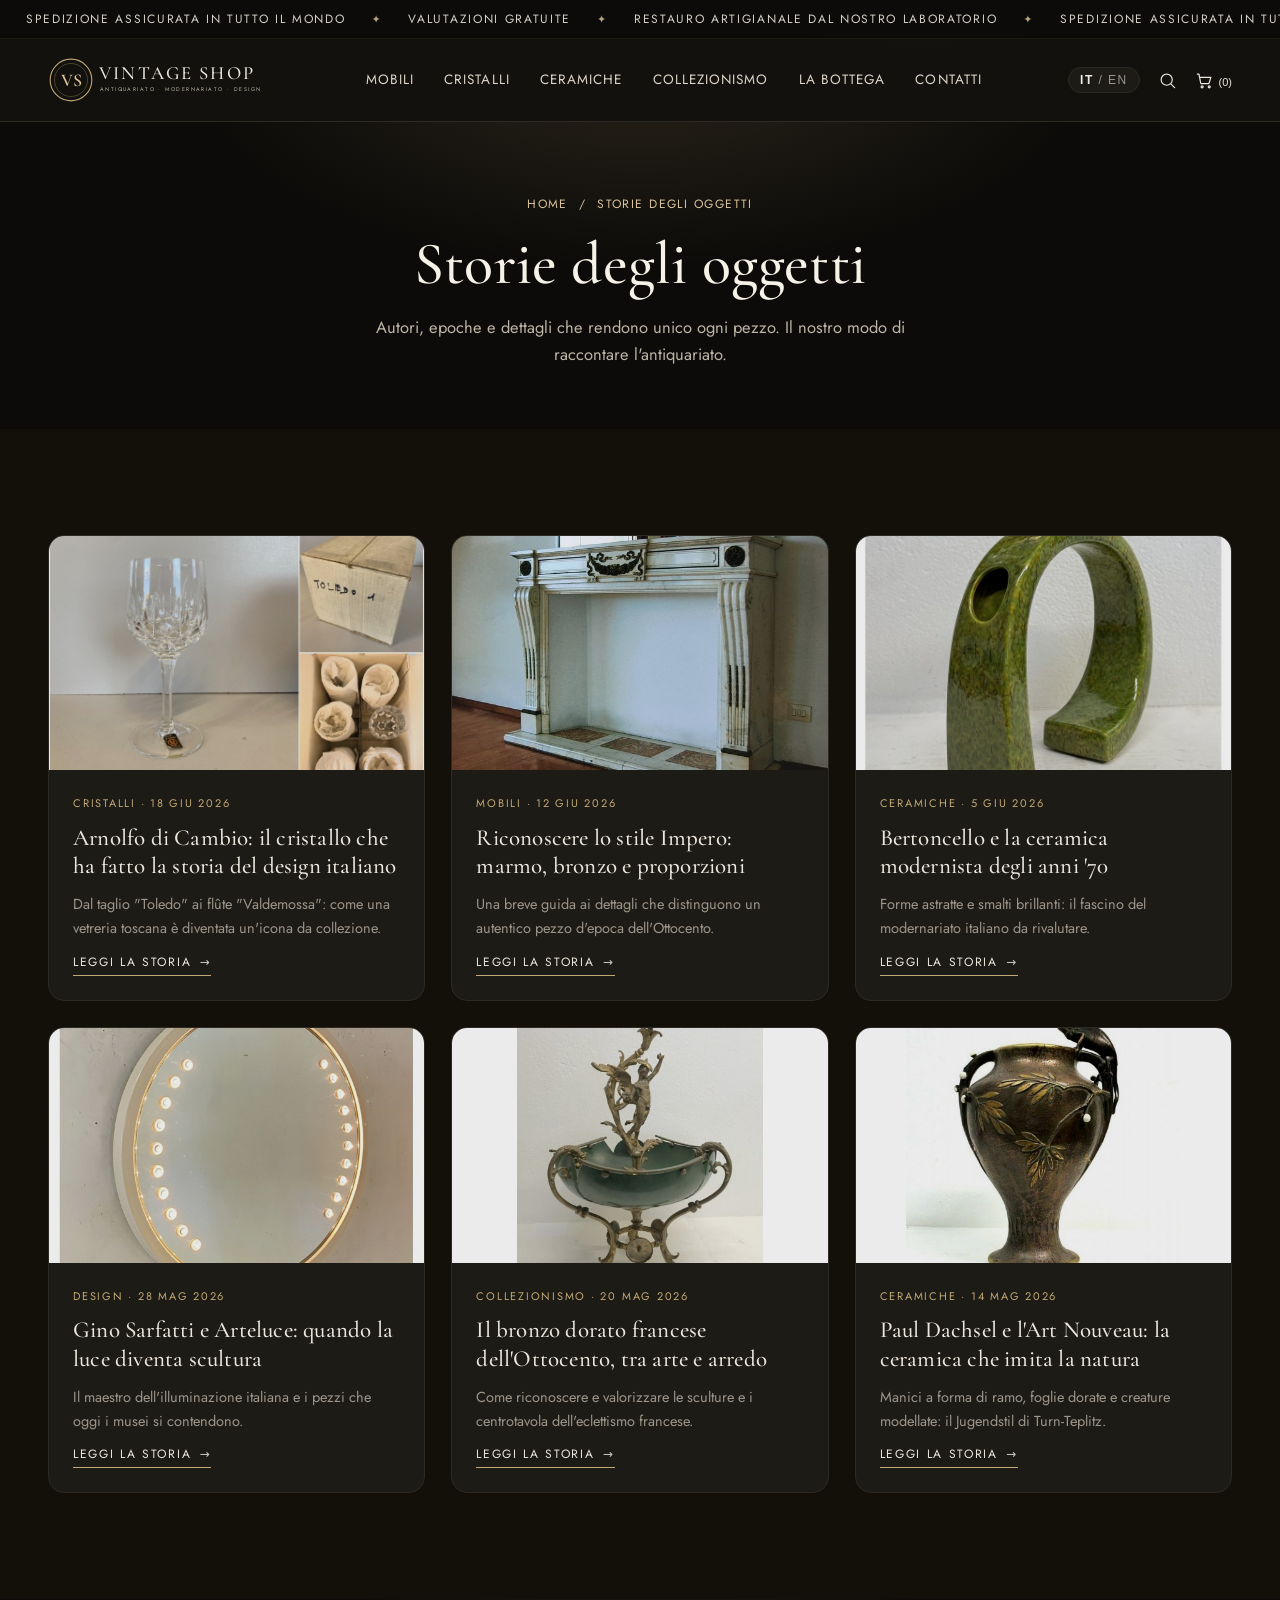
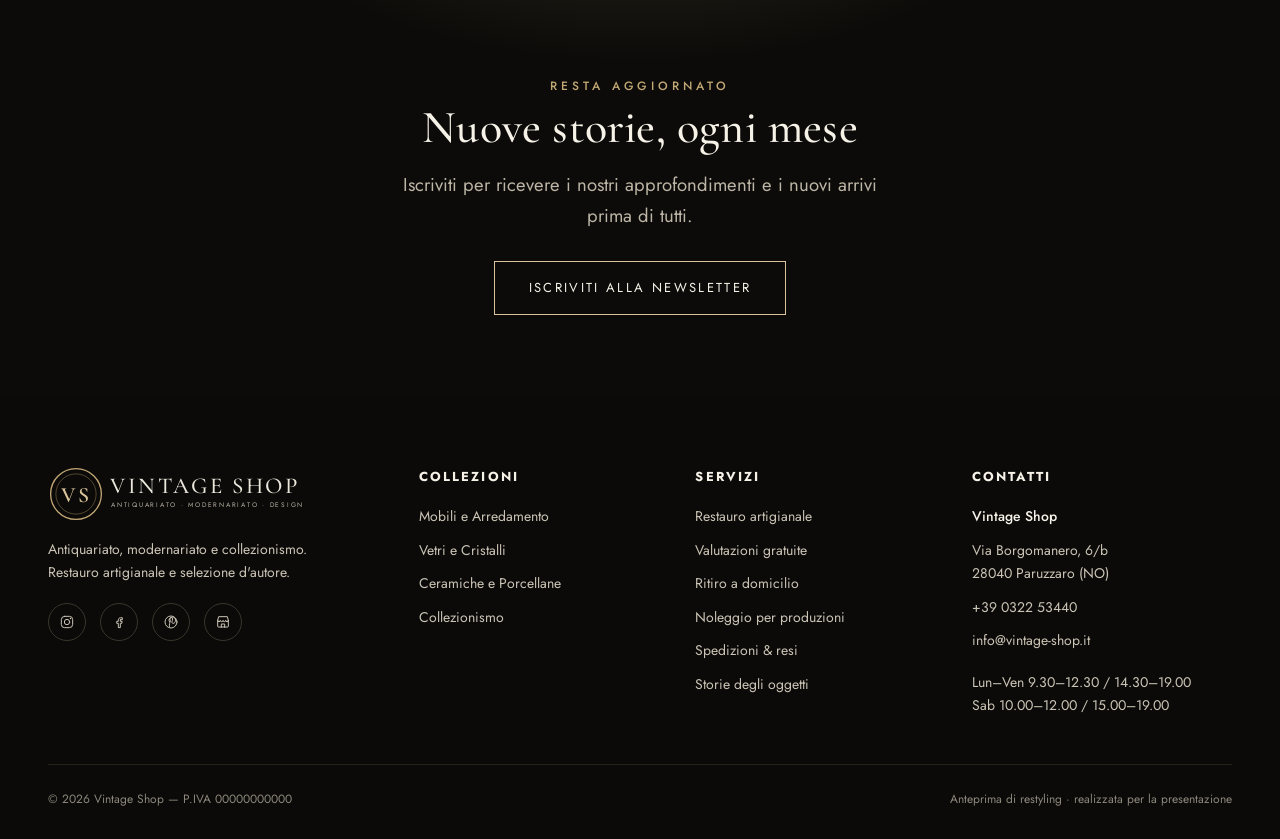
<file: storie.html>
<!DOCTYPE html>
<html lang="it">
<head>
<meta charset="UTF-8">
<meta name="viewport" content="width=device-width, initial-scale=1.0">
<title>Storie degli oggetti — Vintage Shop</title>
<meta name="description" content="Il giornale di Vintage Shop: storie, autori ed epoche degli oggetti di antiquariato, modernariato e design che selezioniamo e restauriamo.">
<link rel="preconnect" href="https://fonts.googleapis.com">
<link rel="preconnect" href="https://fonts.gstatic.com" crossorigin>
<link href="https://fonts.googleapis.com/css2?family=Cormorant+Garamond:ital,wght@0,400;0,500;0,600;1,400;1,500&family=Jost:wght@300;400;500&display=swap" rel="stylesheet">
<link rel="stylesheet" href="styles.css">
</head>
<body class="theme-museo">

<div class="topbar">
  <div class="container">
    <span><span class="oro">✦</span> Spedizione assicurata in tutto il mondo</span>
    <span>Valutazioni gratuite</span>
    <span>Restauro artigianale dal nostro laboratorio</span>
  </div>
</div>

<header class="site-header">
  <div class="header-inner">
    <a class="brand" href="index.html"><span class="name">Vintage Shop</span><span class="sub">Antiquariato · Modernariato · Design</span></a>
    <nav class="nav">
      <a href="catalogo.html">Mobili</a>
      <a href="catalogo.html">Cristalli</a>
      <a href="catalogo.html">Ceramiche</a>
      <a href="catalogo.html">Collezionismo</a>
      <a href="bottega.html">La bottega</a>
      <a href="contatti.html">Contatti</a>
    </nav>
    <div class="header-actions">
      <button class="lang" title="Sito multilingua (anteprima)"><b>IT</b> / EN</button>
      <button class="icon-btn" title="Cerca">⌕</button>
      <button class="icon-btn" title="Carrello">⛬ <small style="font-size:11px">(0)</small></button>
      <button class="burger" id="burger" aria-label="Menu">☰</button>
    </div>
  </div>
  <nav class="mobile-nav" id="mobileNav">
    <a href="catalogo.html">Mobili</a>
    <a href="catalogo.html">Cristalli</a>
    <a href="catalogo.html">Ceramiche</a>
    <a href="catalogo.html">Collezionismo</a>
    <a href="bottega.html">La bottega</a>
    <a href="contatti.html">Contatti</a>
  </nav>
</header>

<section class="page-hero">
  <div class="container inner">
    <div class="crumbs"><a href="index.html">Home</a> &nbsp;/&nbsp; Storie degli oggetti</div>
    <h1>Storie degli oggetti</h1>
    <p>Autori, epoche e dettagli che rendono unico ogni pezzo. Il nostro modo di raccontare l'antiquariato.</p>
  </div>
</section>

<section class="block">
  <div class="container">
    <div class="stories">
      <a class="story-card" href="#">
        <div class="img"><img src="assets/big2.jpg" alt="Cristalli Arnolfo di Cambio"></div>
        <div class="body"><span class="meta">Cristalli · 18 giu 2026</span><h3>Arnolfo di Cambio: il cristallo che ha fatto la storia del design italiano</h3><p>Dal taglio "Toledo" ai flûte "Valdemossa": come una vetreria toscana è diventata un'icona da collezione.</p><span class="more">Leggi la storia</span></div>
      </a>
      <a class="story-card" href="#">
        <div class="img"><img src="assets/m_camino.jpg" alt="Stile Impero"></div>
        <div class="body"><span class="meta">Mobili · 12 giu 2026</span><h3>Riconoscere lo stile Impero: marmo, bronzo e proporzioni</h3><p>Una breve guida ai dettagli che distinguono un autentico pezzo d'epoca dell'Ottocento.</p><span class="more">Leggi la storia</span></div>
      </a>
      <a class="story-card" href="#">
        <div class="img"><img src="assets/big6.jpg" alt="Ceramica Bertoncello"></div>
        <div class="body"><span class="meta">Ceramiche · 5 giu 2026</span><h3>Bertoncello e la ceramica modernista degli anni '70</h3><p>Forme astratte e smalti brillanti: il fascino del modernariato italiano da rivalutare.</p><span class="more">Leggi la storia</span></div>
      </a>
      <a class="story-card" href="#">
        <div class="img"><img src="assets/m_specchio.jpg" alt="Design Gino Sarfatti"></div>
        <div class="body"><span class="meta">Design · 28 mag 2026</span><h3>Gino Sarfatti e Arteluce: quando la luce diventa scultura</h3><p>Il maestro dell'illuminazione italiana e i pezzi che oggi i musei si contendono.</p><span class="more">Leggi la storia</span></div>
      </a>
      <a class="story-card" href="#">
        <div class="img"><img src="assets/col_vittoria.jpg" alt="Bronzo francese"></div>
        <div class="body"><span class="meta">Collezionismo · 20 mag 2026</span><h3>Il bronzo dorato francese dell'Ottocento, tra arte e arredo</h3><p>Come riconoscere e valorizzare le sculture e i centrotavola dell'eclettismo francese.</p><span class="more">Leggi la storia</span></div>
      </a>
      <a class="story-card" href="#">
        <div class="img"><img src="assets/c_chamaleon.jpg" alt="Art Nouveau Paul Dachsel"></div>
        <div class="body"><span class="meta">Ceramiche · 14 mag 2026</span><h3>Paul Dachsel e l'Art Nouveau: la ceramica che imita la natura</h3><p>Manici a forma di ramo, foglie dorate e creature modellate: il Jugendstil di Turn-Teplitz.</p><span class="more">Leggi la storia</span></div>
      </a>
    </div>
  </div>
</section>

<!-- CTA -->
<section class="cta-band">
  <div class="container inner">
    <span class="eyebrow">Resta aggiornato</span>
    <h2>Nuove storie, ogni mese</h2>
    <p>Iscriviti per ricevere i nostri approfondimenti e i nuovi arrivi prima di tutti.</p>
    <a href="index.html#news" class="btn">Iscriviti alla newsletter</a>
  </div>
</section>

<!-- Footer -->
<footer class="site-footer">
  <div class="container">
    <div class="footer-grid">
      <div>
        <div class="name">Vintage Shop</div>
        <p style="margin-top:16px;max-width:280px">Antiquariato, modernariato e collezionismo. Restauro artigianale e selezione d'autore.</p>
        <div class="foot-social"><a href="#" title="Instagram">⌾</a><a href="#" title="Facebook">ⓕ</a><a href="#" title="Pinterest">ⓟ</a><a href="#" title="eBay">⛬</a></div>
      </div>
      <div>
        <h4>Collezioni</h4>
        <ul>
          <li><a href="catalogo.html?cat=mobili">Mobili e Arredamento</a></li>
          <li><a href="catalogo.html?cat=cristalli">Vetri e Cristalli</a></li>
          <li><a href="catalogo.html?cat=ceramiche">Ceramiche e Porcellane</a></li>
          <li><a href="catalogo.html?cat=collezionismo">Collezionismo</a></li>
        </ul>
      </div>
      <div>
        <h4>Servizi</h4>
        <ul>
          <li><a href="bottega.html">Restauro artigianale</a></li>
          <li><a href="bottega.html">Valutazioni gratuite</a></li>
          <li><a href="bottega.html">Ritiro a domicilio</a></li>
          <li><a href="bottega.html">Noleggio per produzioni</a></li>
        </ul>
      </div>
      <div class="contact">
        <h4>Contatti</h4>
        <ul>
          <li><b>Vintage Shop</b></li>
          <li>Via Borgomanero, 6/b<br>28040 Paruzzaro (NO)</li>
          <li><a href="tel:+390322053440">+39 0322 53440</a></li>
          <li><a href="mailto:info@vintage-shop.it">info@vintage-shop.it</a></li>
          <li style="margin-top:8px">Lun–Ven 9.30–12.30 / 14.30–19.00<br>Sab 10.00–12.00 / 15.00–19.00</li>
        </ul>
      </div>
    </div>
    <div class="copyright">
      <span>© 2026 Vintage Shop — P.IVA 00000000000</span>
      <span>Anteprima di restyling · realizzata per la presentazione</span>
    </div>
  </div>
</footer>

<script src="app.js"></script>
</body>
</html>
</file>
<file: styles.css>
/* =========================================================
   Vintage Shop — Anteprima restyling (direzione: Galleria elegante)
   Palette: avorio · nero · oro  ·  Serif editoriale + sans geometrico
   ========================================================= */

:root{
  --avorio:#f7f2e8;
  --avorio-2:#efe7d6;
  --carta:#fffdf8;
  --nero:#1b1a18;
  --nero-soft:#272521;
  --oro:#a8884e;
  --oro-chiaro:#c4a875;
  --grigio:#6d685f;
  --linea:#e3dac6;
  --ombra:0 18px 50px -24px rgba(27,26,24,.35);
  --serif:"Cormorant Garamond",Georgia,"Times New Roman",serif;
  --sans:"Jost","Helvetica Neue",system-ui,sans-serif;
}

*{box-sizing:border-box;margin:0;padding:0}
html{scroll-behavior:smooth}
body{
  font-family:var(--sans);
  color:var(--nero);
  background:var(--avorio);
  line-height:1.6;
  -webkit-font-smoothing:antialiased;
}
img{display:block;max-width:100%}
a{color:inherit;text-decoration:none}
.container{max-width:1240px;margin:0 auto;padding:0 28px}

h1,h2,h3,.serif{font-family:var(--serif);font-weight:500;letter-spacing:.2px}
.eyebrow{
  font-family:var(--sans);
  font-size:12px;letter-spacing:.32em;text-transform:uppercase;
  color:var(--oro);font-weight:500;
}

/* ---------- Topbar ---------- */
.topbar{
  background:var(--nero);color:var(--avorio);
  font-size:12px;letter-spacing:.14em;text-transform:uppercase;
}
.topbar .container{display:flex;justify-content:center;gap:28px;padding-top:9px;padding-bottom:9px;flex-wrap:wrap}
.topbar span{opacity:.82}
.topbar .oro{color:var(--oro-chiaro);opacity:1}

/* ---------- Header ---------- */
.site-header{
  position:sticky;top:0;z-index:50;
  background:rgba(247,242,232,.92);
  backdrop-filter:blur(8px);
  border-bottom:1px solid var(--linea);
}
.header-inner{display:flex;align-items:center;justify-content:space-between;gap:24px;padding:18px 28px;max-width:1240px;margin:0 auto}
.brand{display:flex;flex-direction:column;line-height:1}
.brand .name{font-family:var(--serif);font-size:27px;letter-spacing:3px;text-transform:uppercase}
.brand .sub{font-size:9.5px;letter-spacing:.42em;text-transform:uppercase;color:var(--grigio);margin-top:5px}
.nav{display:flex;gap:30px}
.nav a{font-size:13.5px;letter-spacing:.08em;text-transform:uppercase;color:var(--nero-soft);padding:6px 0;position:relative}
.nav a::after{content:"";position:absolute;left:0;bottom:0;height:1px;width:0;background:var(--oro);transition:width .35s ease}
.nav a:hover::after{width:100%}
.header-actions{display:flex;align-items:center;gap:18px}
.icon-btn{background:none;border:none;cursor:pointer;font-size:18px;color:var(--nero);line-height:1}
.lang{font-size:12px;letter-spacing:.12em;border:1px solid var(--linea);border-radius:999px;padding:5px 11px;color:var(--grigio);cursor:pointer;background:var(--carta)}
.lang b{color:var(--nero)}
.burger{display:none;background:none;border:none;font-size:24px;cursor:pointer}

/* ---------- Hero ---------- */
.hero{position:relative;min-height:74vh;display:flex;align-items:center;overflow:hidden;background:var(--nero)}
.hero img{position:absolute;inset:0;width:100%;height:100%;object-fit:cover;opacity:.62}
.hero::after{content:"";position:absolute;inset:0;background:linear-gradient(90deg,rgba(15,14,12,.78) 0%,rgba(15,14,12,.35) 55%,rgba(15,14,12,.1) 100%)}
.hero-content{position:relative;z-index:2;color:var(--avorio);max-width:620px;padding:60px 28px}
.hero .eyebrow{color:var(--oro-chiaro)}
.hero h1{font-size:clamp(42px,6vw,76px);line-height:1.02;margin:18px 0 20px;font-weight:500}
.hero h1 em{font-style:italic;color:var(--oro-chiaro)}
.hero p{font-size:17px;max-width:440px;opacity:.9;margin-bottom:34px}
.btn{display:inline-block;font-size:13px;letter-spacing:.18em;text-transform:uppercase;padding:15px 34px;border:1px solid var(--oro-chiaro);color:var(--avorio);transition:.3s;cursor:pointer;background:transparent}
.btn:hover{background:var(--oro);border-color:var(--oro);color:#1b1a18}
.btn-dark{border-color:var(--nero);color:var(--nero)}
.btn-dark:hover{background:var(--nero);color:var(--avorio)}

/* ---------- Strip valori ---------- */
.values{background:var(--nero-soft);color:var(--avorio)}
.values .container{display:grid;grid-template-columns:repeat(4,1fr);gap:20px;padding:26px 28px}
.value{display:flex;align-items:center;gap:13px;justify-content:center;text-align:left}
.value .vi{font-size:24px;color:var(--oro-chiaro)}
.value b{display:block;font-size:13.5px;letter-spacing:.04em}
.value small{color:#b9b2a4;font-size:12px}

/* ---------- Section base ---------- */
section.block{padding:84px 0}
.section-head{text-align:center;max-width:640px;margin:0 auto 52px}
.section-head h2{font-size:clamp(30px,4vw,46px);margin:12px 0 14px}
.section-head p{color:var(--grigio)}

/* ---------- Categorie ---------- */
.cats{display:grid;grid-template-columns:repeat(3,1fr);gap:22px}
.cat{position:relative;overflow:hidden;aspect-ratio:4/5;background:var(--nero)}
.cat img{width:100%;height:100%;object-fit:cover;transition:transform .8s ease;opacity:.85}
.cat:hover img{transform:scale(1.07)}
.cat::after{content:"";position:absolute;inset:0;background:linear-gradient(180deg,transparent 40%,rgba(15,14,12,.8) 100%)}
.cat .label{position:absolute;left:0;right:0;bottom:0;z-index:2;padding:26px;color:var(--avorio)}
.cat .label h3{font-size:25px;letter-spacing:.5px}
.cat .label span{font-size:12px;letter-spacing:.2em;text-transform:uppercase;color:var(--oro-chiaro)}

/* ---------- Prodotti ---------- */
.products{display:grid;grid-template-columns:repeat(4,1fr);gap:26px}
.card{background:var(--carta);border:1px solid var(--linea);display:flex;flex-direction:column;transition:.35s;position:relative}
.card:hover{transform:translateY(-5px);box-shadow:var(--ombra)}
.card .ph{position:relative;aspect-ratio:1/1;overflow:hidden;background:#fff}
.card .ph img{width:100%;height:100%;object-fit:contain;padding:14px;transition:transform .6s ease}
.card:hover .ph img{transform:scale(1.05)}
.tag{position:absolute;top:12px;left:12px;background:var(--nero);color:var(--avorio);font-size:10.5px;letter-spacing:.16em;text-transform:uppercase;padding:5px 10px;z-index:2}
.tag.sale{background:var(--oro)}
.card .body{padding:18px 18px 22px;display:flex;flex-direction:column;gap:9px;flex:1}
.card .cat-name{font-size:11px;letter-spacing:.18em;text-transform:uppercase;color:var(--oro)}
.card h3{font-size:18.5px;line-height:1.25;font-weight:500;min-height:46px}
.card .price{margin-top:auto;display:flex;align-items:baseline;gap:10px}
.card .price .now{font-family:var(--serif);font-size:23px;color:var(--nero)}
.card .price .was{font-size:14px;color:#b3a98f;text-decoration:line-through}
.card .add{margin-top:6px;font-size:12px;letter-spacing:.16em;text-transform:uppercase;color:var(--nero);border-bottom:1px solid var(--oro);align-self:flex-start;padding-bottom:3px;cursor:pointer}
.card .add:hover{color:var(--oro)}

/* ---------- Storytelling ---------- */
.story{background:var(--avorio-2)}
.story .container{display:grid;grid-template-columns:1.05fr 1fr;gap:64px;align-items:center}
.story .txt h2{font-size:clamp(30px,4vw,48px);margin:14px 0 22px;line-height:1.1}
.story .txt p{color:var(--grigio);margin-bottom:18px;font-size:16px}
.story .img-wrap{position:relative}
.story .img-wrap img{width:100%;aspect-ratio:4/5;object-fit:cover;box-shadow:var(--ombra)}
.story .badge{position:absolute;bottom:-26px;left:-26px;background:var(--nero);color:var(--avorio);padding:24px 28px;text-align:center}
.story .badge b{font-family:var(--serif);font-size:34px;display:block;color:var(--oro-chiaro)}
.story .badge span{font-size:11px;letter-spacing:.2em;text-transform:uppercase}

/* ---------- Social / global ---------- */
.social{background:var(--nero);color:var(--avorio);text-align:center}
.social h2{font-size:clamp(28px,3.5vw,42px);margin:12px 0 10px}
.social .lead{color:#c3bba c;color:#bdb5a6;max-width:560px;margin:0 auto 40px}
.ig-grid{display:grid;grid-template-columns:repeat(6,1fr);gap:10px;margin-top:8px}
.ig-grid .ig{aspect-ratio:1/1;overflow:hidden;position:relative;background:#222}
.ig-grid .ig img{width:100%;height:100%;object-fit:cover;opacity:.9;transition:.4s}
.ig-grid .ig:hover img{opacity:1;transform:scale(1.06)}
.ig-grid .ig::after{content:"\f16d";font-family:sans-serif;content:"⌖";position:absolute;inset:0;display:flex;align-items:center;justify-content:center;color:#fff;opacity:0;transition:.3s;font-size:22px}
.ig-grid .ig:hover::after{opacity:.9}
.social .handle{margin-top:34px;font-size:13px;letter-spacing:.2em;text-transform:uppercase;color:var(--oro-chiaro)}

/* ---------- Newsletter ---------- */
.news{background:var(--avorio-2);text-align:center}
.news h2{font-size:clamp(26px,3vw,40px);margin-bottom:12px}
.news p{color:var(--grigio);margin-bottom:26px}
.news form{display:flex;max-width:460px;margin:0 auto;gap:0}
.news input{flex:1;border:1px solid var(--linea);background:var(--carta);padding:15px 18px;font-family:var(--sans);font-size:14px}
.news button{border:1px solid var(--nero);background:var(--nero);color:var(--avorio);padding:0 26px;font-size:12px;letter-spacing:.16em;text-transform:uppercase;cursor:pointer}

/* ---------- Footer ---------- */
.site-footer{background:var(--nero);color:#cbc4b6;padding:70px 0 30px;font-size:14px}
.footer-grid{display:grid;grid-template-columns:1.4fr 1fr 1fr 1.1fr;gap:40px;padding-bottom:46px;border-bottom:1px solid #34312b}
.site-footer .name{font-family:var(--serif);font-size:24px;letter-spacing:3px;text-transform:uppercase;color:var(--avorio)}
.site-footer h4{color:var(--avorio);font-size:13px;letter-spacing:.16em;text-transform:uppercase;margin-bottom:18px;font-family:var(--sans)}
.site-footer ul{list-style:none;display:flex;flex-direction:column;gap:10px}
.site-footer a:hover{color:var(--oro-chiaro)}
.site-footer .contact b{color:var(--avorio);font-weight:500}
.foot-social{display:flex;gap:14px;margin-top:18px}
.foot-social a{width:38px;height:38px;border:1px solid #3d3a33;display:flex;align-items:center;justify-content:center;border-radius:50%;font-size:15px}
.foot-social a:hover{border-color:var(--oro);color:var(--oro-chiaro)}
.copyright{padding-top:24px;display:flex;justify-content:space-between;flex-wrap:wrap;gap:10px;font-size:12px;color:#8d877c}

/* ---------- Mobile menu ---------- */
.mobile-nav{display:none;flex-direction:column;background:var(--avorio);border-bottom:1px solid var(--linea)}
.mobile-nav a{padding:14px 28px;border-top:1px solid var(--linea);text-transform:uppercase;font-size:14px;letter-spacing:.08em}
.mobile-nav.open{display:flex}

/* ---------- Responsive ---------- */
@media(max-width:1024px){
  .products{grid-template-columns:repeat(2,1fr)}
  .ig-grid{grid-template-columns:repeat(3,1fr)}
  .footer-grid{grid-template-columns:1fr 1fr}
}
@media(max-width:860px){
  .nav,.header-actions .lang{display:none}
  .burger{display:block}
  .values .container{grid-template-columns:1fr 1fr;gap:18px}
  .cats{grid-template-columns:1fr 1fr}
  .story .container{grid-template-columns:1fr;gap:48px}
  .story .badge{left:auto;right:18px;bottom:18px}
}
/* =========================================================
   Livello animazioni / micro-interazioni
   ========================================================= */

/* Reveal allo scroll */
.reveal{opacity:0;transform:translateY(28px);transition:opacity .85s cubic-bezier(.2,.7,.2,1),transform .85s cubic-bezier(.2,.7,.2,1)}
.reveal.is-visible{opacity:1;transform:none}

/* Header dinamico allo scroll */
.site-header{transition:background .4s ease,box-shadow .4s ease}
.site-header.scrolled{background:rgba(247,242,232,.97);box-shadow:0 10px 30px -22px rgba(27,26,24,.5)}
.site-header .header-inner{transition:padding .4s ease}
.site-header.scrolled .header-inner{padding-top:12px;padding-bottom:12px}
.site-header.scrolled .brand .name{font-size:23px;transition:font-size .4s ease}

/* Hero: ken-burns sull'immagine + entrata in scena del testo */
.hero img{transform-origin:60% 50%;animation:kenburns 20s ease-out forwards}
@keyframes kenburns{from{transform:scale(1.12)}to{transform:scale(1)}}
.hero-content>*{opacity:0;transform:translateY(22px);animation:heroIn .95s cubic-bezier(.2,.7,.2,1) forwards}
.hero-content>.eyebrow{animation-delay:.15s}
.hero-content>h1{animation-delay:.3s}
.hero-content>p{animation-delay:.5s}
.hero-content>.btn{animation-delay:.68s}
@keyframes heroIn{to{opacity:1;transform:none}}

/* Bottoni: leggero sollevamento */
.btn{transition:background .3s,border-color .3s,color .3s,transform .3s,box-shadow .3s}
.btn:hover{transform:translateY(-2px);box-shadow:0 12px 24px -16px rgba(27,26,24,.6)}

/* Eyebrow: lineetta animata accanto al testo */
.section-head .eyebrow::after{content:"";display:inline-block;width:0;height:1px;background:var(--oro);vertical-align:middle;margin-left:10px;transition:width .9s ease .2s}
.section-head.is-visible .eyebrow::after{width:42px}

/* Card prezzo: micro-glow al hover gestito da .card già presente */
.card .ph img{will-change:transform}

/* Pulsante torna su */
.to-top{position:fixed;right:22px;bottom:22px;width:46px;height:46px;border-radius:50%;background:var(--nero);color:var(--avorio);border:1px solid var(--oro);display:flex;align-items:center;justify-content:center;font-size:18px;cursor:pointer;opacity:0;transform:translateY(14px) scale(.9);pointer-events:none;transition:.35s;z-index:60}
.to-top.show{opacity:1;transform:none;pointer-events:auto}
.to-top:hover{background:var(--oro);color:var(--nero)}

/* Topbar: leggero pulsare del simbolo oro */
.topbar .oro{animation:pulse 2.6s ease-in-out infinite}
@keyframes pulse{0%,100%{opacity:1}50%{opacity:.45}}

/* Topbar scorrevole (marquee) — costruita da app.js */
.topbar.is-marquee{padding:0;overflow:hidden}
.topbar.is-marquee .marq{overflow:hidden;width:100%}
.topbar.is-marquee .marq-track{display:inline-flex;align-items:center;white-space:nowrap;padding:9px 0;will-change:transform;animation:marquee 30s linear infinite}
.topbar.is-marquee .marq:hover .marq-track{animation-play-state:paused}
.topbar.is-marquee .ti{padding:0 26px;opacity:.85}
.topbar.is-marquee .sep{color:var(--oro-chiaro);font-size:11px}
@keyframes marquee{from{transform:translateX(0)}to{transform:translateX(-50%)}}

/* =========================================================
   Immagini con angoli arrotondati (in armonia col tema)
   ========================================================= */
.card{border-radius:14px;overflow:hidden}
.cat{border-radius:16px}
.story .img-wrap img{border-radius:16px}
.gallery .main{border-radius:16px}
.thumbs button{border-radius:9px}
.ig-grid .ig{border-radius:12px}
.service{border-radius:16px}
.contact-form{border-radius:16px}
.map{border-radius:16px}
.hero{border-radius:0 0 22px 22px}
.story .badge{border-radius:4px}
/* Griglia servizi a 4 colonne (solo desktop ampio) */
@media(min-width:981px){ .services.s4{grid-template-columns:repeat(4,1fr)} }

/* =========================================================
   Hero slideshow (immagini che cambiano in dissolvenza)
   Oggetti interi in stile "vetrina museo": object-fit contain + alone morbido.
   La dissolvenza è gestita sul contenitore .slide (immune da altri stili).
   ========================================================= */
.hero-slides{position:absolute;inset:0;z-index:0}
.hero-slides .slide{position:absolute;inset:0;opacity:0;transition:opacity 1.5s ease}
.hero-slides .slide.active{opacity:1}
body.theme-museo .hero-slides .slide img{
  position:absolute;inset:0;width:100%;height:100%;object-fit:contain;object-position:center;
  padding:clamp(28px,6vw,80px);opacity:.72;
  -webkit-mask-image:radial-gradient(closest-side at 50% 46%,#000 60%,transparent 100%);
          mask-image:radial-gradient(closest-side at 50% 46%,#000 60%,transparent 100%);
}
.hero-slides .slide.active img{animation:heroZoom 16s ease-in-out infinite alternate}
@keyframes heroZoom{from{transform:scale(1.01)}to{transform:scale(1.08)}}
.hero-dots{position:absolute;left:0;right:0;bottom:24px;z-index:3;display:flex;gap:10px;justify-content:center}
.hero-dots button{width:9px;height:9px;border-radius:50%;border:1px solid rgba(255,255,255,.6);background:transparent;cursor:pointer;padding:0;transition:.3s}
.hero-dots button.on{background:var(--oro);border-color:var(--oro);transform:scale(1.2)}
@media(prefers-reduced-motion:reduce){ .hero-slides .slide.active img{animation:none} }

/* =========================================================
   Logo / identità (SVG iniettato da app.js)
   ========================================================= */
.brand-logo{height:46px;width:auto;display:block}
.site-header.scrolled .brand-logo{height:40px;transition:height .4s ease}
.site-footer .brand-logo{height:56px;margin-bottom:6px}
.brand-logo .lg-mono{font-family:var(--serif);font-weight:600;font-size:25px;fill:#dac49b}
.brand-logo .lg-wm{font-family:var(--serif);font-weight:500;font-size:26px;fill:#ece7dd;letter-spacing:3px}
.brand-logo .lg-sub{font-family:var(--sans);font-weight:400;font-size:7.5px;fill:#b9b2a4;letter-spacing:2px}
.brand-logo .lg-ring{fill:none;stroke:#c2a875}

/* =========================================================
   Icone SVG coerenti (iniettate da app.js)
   ========================================================= */
.icon{display:inline-block;vertical-align:middle}
.service .ic .icon{width:30px;height:30px}
.value .vi .icon{width:24px;height:24px}
.info-item .ic .icon{width:22px;height:22px}
.icon-btn .icon{width:19px;height:19px;vertical-align:-4px}
.burger .icon{width:24px;height:24px}
.foot-social a .icon{width:16px;height:16px}
.to-top .icon{width:18px;height:18px}

/* =========================================================
   Trattamento immagini prodotto omogeneo (look "da gallery")
   Bordi sfumati nel piedistallo + ombra morbida coerente.
   ========================================================= */
.card .ph img,
.gallery .main img{
  -webkit-mask-image:radial-gradient(closest-side at 50% 48%,#000 78%,transparent 100%);
          mask-image:radial-gradient(closest-side at 50% 48%,#000 78%,transparent 100%);
  filter:drop-shadow(0 12px 16px rgba(0,0,0,.18)) saturate(1.03) contrast(1.02);
}
.card .ph img{padding:18px}
.gallery .main img{padding:36px}
/* base d'appoggio morbida sotto l'oggetto (effetto "posato") */
.card .ph::after{
  content:"";position:absolute;left:24%;right:24%;bottom:9%;height:10px;z-index:1;
  background:radial-gradient(ellipse at center,rgba(0,0,0,.22),transparent 70%);
  filter:blur(2px);pointer-events:none;
}
.card .ph img{position:relative;z-index:2}

/* =========================================================
   DESIGN TOKENS — scala tipografica modulare + ritmo verticale
   Voce del marchio: editoriale, sobria, elegante (maison d'antiquariato)
   ========================================================= */
:root{
  --fs-eyebrow:12px;
  --fs-xs:12.5px;
  --fs-sm:14px;
  --fs-base:clamp(15px, 0.45vw + 13.6px, 16.5px);
  --fs-lead:clamp(16px, 0.6vw + 14px, 18.5px);
  --fs-h3:clamp(19px, 1.1vw + 15px, 23px);
  --fs-h2:clamp(30px, 3.4vw + 8px, 46px);
  --fs-h1:clamp(34px, 4.2vw + 10px, 58px);
  --fs-display:clamp(42px, 5.4vw + 14px, 76px);
  --lh-tight:1.08;
  --lh-snug:1.22;
  --lh-base:1.68;
  --ls-eyebrow:.34em;
  --ls-label:.16em;
  --space-2:8px; --space-3:12px; --space-4:16px; --space-5:24px;
  --space-6:32px; --space-7:48px; --space-8:64px; --space-9:84px;
  --section-y:clamp(64px, 7vw + 16px, 108px);
  --measure:64ch;
}

/* --- Applicazione coerente dei token --- */
body{font-size:var(--fs-base);line-height:var(--lh-base)}
section.block{padding:var(--section-y) 0}
.eyebrow{font-size:var(--fs-eyebrow);letter-spacing:var(--ls-eyebrow)}

.section-head{margin-bottom:var(--space-8)}
.section-head h2{font-size:var(--fs-h2);line-height:var(--lh-snug);margin:var(--space-3) 0 var(--space-4)}
.section-head p{font-size:var(--fs-lead);line-height:1.55}

.hero h1{font-size:var(--fs-display);line-height:var(--lh-tight)}
.page-hero h1{font-size:var(--fs-h1);line-height:var(--lh-snug)}
.story .txt h2,.news h2,.cta-band h2,.social h2{font-size:var(--fs-h2);line-height:var(--lh-snug)}

.card h3,.service h3,.step-card h3{font-size:var(--fs-h3);line-height:var(--lh-snug)}
.story .txt p,.lead-txt,.service p,.cta-band p,.social .lead{font-size:var(--fs-lead)}

.story .txt p,.section-head p,.page-hero p,.cta-band p,.social .lead{max-width:var(--measure)}
.section-head p,.cta-band p,.social .lead{margin-left:auto;margin-right:auto}

/* =========================================================
   Nuove sezioni: testimonianze · FAQ · storie
   ========================================================= */
/* Testimonianze */
.quotes{display:grid;grid-template-columns:repeat(3,1fr);gap:24px}
.quote{background:var(--carta);border:1px solid var(--linea);border-radius:16px;padding:32px 28px;display:flex;flex-direction:column;gap:15px}
.quote .stars{color:var(--oro);letter-spacing:2px;font-size:14px}
.quote .q{font-family:var(--serif);font-style:italic;font-size:19px;line-height:1.45}
.quote .who{display:flex;align-items:center;gap:13px;margin-top:auto}
.quote .av{width:40px;height:40px;border-radius:50%;background:var(--nero);border:1px solid var(--oro);color:var(--oro-chiaro);display:flex;align-items:center;justify-content:center;font-family:var(--serif);font-size:16px;flex:none}
.quote .who b{font-weight:500;font-size:14px}
.quote .who span{display:block;font-size:12px;color:var(--grigio)}

/* FAQ */
.faq{max-width:820px;margin:0 auto}
.faq-item{border-top:1px solid var(--linea)}
.faq-item:last-child{border-bottom:1px solid var(--linea)}
.faq-q{width:100%;background:none;border:none;text-align:left;cursor:pointer;padding:22px 0;display:flex;justify-content:space-between;align-items:center;gap:20px;font-family:var(--serif);font-size:21px;color:inherit;line-height:1.3}
.faq-q .pm{color:var(--oro);font-size:26px;flex:none;line-height:1;transition:transform .3s ease}
.faq-item.open .faq-q .pm{transform:rotate(45deg)}
.faq-a{max-height:0;overflow:hidden;transition:max-height .4s ease}
.faq-a p{padding:0 0 22px;color:var(--grigio);font-size:var(--fs-lead);max-width:none}
.faq-item.open .faq-a{max-height:340px}

/* Storie degli oggetti */
.stories{display:grid;grid-template-columns:repeat(3,1fr);gap:26px}
.story-card{background:var(--carta);border:1px solid var(--linea);border-radius:16px;overflow:hidden;display:flex;flex-direction:column;transition:.35s}
.story-card:hover{transform:translateY(-5px);border-color:var(--oro);box-shadow:var(--ombra)}
.story-card .img{aspect-ratio:16/10;overflow:hidden;background:var(--nero)}
.story-card .img img{width:100%;height:100%;object-fit:cover;opacity:.92;transition:transform .6s ease}
.story-card:hover .img img{transform:scale(1.06)}
.story-card .body{padding:24px;display:flex;flex-direction:column;gap:11px;flex:1}
.story-card .meta{font-size:11px;letter-spacing:.16em;text-transform:uppercase;color:var(--oro)}
.story-card h3{font-family:var(--serif);font-weight:500;font-size:var(--fs-h3);line-height:1.25}
.story-card p{color:var(--grigio);font-size:14.5px}
.story-card .more{margin-top:auto;font-size:12px;letter-spacing:.14em;text-transform:uppercase;border-bottom:1px solid var(--oro);align-self:flex-start;padding-bottom:3px;transition:.25s}
.story-card .more:hover{color:var(--oro)}

@media(max-width:980px){ .quotes,.stories{grid-template-columns:1fr 1fr} }
@media(max-width:560px){ .quotes,.stories{grid-template-columns:1fr} }

/* =========================================================
   Micro-interazioni & transizione di pagina
   ========================================================= */
/* Transizione di pagina: dissolvenza in entrata + velo scuro in uscita */
body{animation:pageFade .55s ease both}
@keyframes pageFade{from{opacity:0}to{opacity:1}}
.page-veil{position:fixed;inset:0;z-index:300;opacity:0;pointer-events:none;transition:opacity .42s ease;
  background:radial-gradient(circle at 50% 45%,#1b1813,#0b0a08);display:flex;align-items:center;justify-content:center}
.page-veil.show{opacity:1;pointer-events:auto}
.page-veil .pv-mark{font-family:var(--serif);font-size:34px;letter-spacing:7px;color:#dac49b;
  opacity:0;transform:scale(.88);transition:opacity .4s ease .05s,transform .5s ease .05s}
.page-veil.show .pv-mark{opacity:1;transform:none}

/* Riflesso elegante sui bottoni */
.btn{position:relative;overflow:hidden}
.btn::after{content:"";position:absolute;top:0;left:-130%;width:55%;height:100%;pointer-events:none;
  background:linear-gradient(100deg,transparent,rgba(255,255,255,.16),transparent);transform:skewX(-18deg);transition:left .6s ease}
.btn:hover::after{left:130%}

/* Freccia che scorre sui link "Scopri / Leggi" */
.card .add,.story-card .more{position:relative;padding-right:20px}
.card .add::after,.story-card .more::after{content:"→";position:absolute;right:0;top:0;opacity:.85;transition:transform .3s ease}
.card:hover .add::after,.story-card:hover .more::after{transform:translateX(5px)}

/* Hover rifiniti */
.icon-btn{transition:color .25s ease,transform .25s ease}
.icon-btn:hover{color:var(--oro-chiaro);transform:translateY(-1px)}
.lang{transition:border-color .25s ease,color .25s ease}
.lang:hover{border-color:var(--oro)}
.quote{transition:transform .35s ease,border-color .35s ease,box-shadow .35s ease}
.quote:hover{transform:translateY(-4px);border-color:var(--oro);box-shadow:var(--ombra)}
.faq-q{transition:color .25s ease}
.faq-q:hover{color:var(--oro-chiaro)}
.foot-social a{transition:border-color .25s ease,color .25s ease,transform .25s ease}
.foot-social a:hover{transform:translateY(-2px)}

@media(prefers-reduced-motion:reduce){
  body{animation:none}
  body.page-leaving{transition:none}
  .btn::after{display:none}
}

/* =========================================================
   Accessibilità — focus visibile, skip link, utilità
   ========================================================= */
a:focus-visible,button:focus-visible,input:focus-visible,textarea:focus-visible,
select:focus-visible,[tabindex]:focus-visible{
  outline:2px solid var(--oro-chiaro);outline-offset:3px;border-radius:4px;
}
.skip-link{position:absolute;left:12px;top:-64px;z-index:400;background:var(--oro);color:#1b1a18;
  padding:11px 18px;border-radius:6px;font-size:13px;letter-spacing:.06em;text-decoration:none;
  transition:top .25s ease}
.skip-link:focus{top:12px;outline:none}
#main:focus{outline:none}
.visually-hidden{position:absolute!important;width:1px;height:1px;padding:0;margin:-1px;
  overflow:hidden;clip:rect(0 0 0 0);white-space:nowrap;border:0}

/* =========================================================
   Hero "Split Editoriale" (homepage) — opzione scelta
   ========================================================= */
.hero.hero-split{display:grid;grid-template-columns:1fr 1fr;min-height:78vh;align-items:stretch;background:#15130f}
.hero.hero-split::after{display:none}
.hero-panel{display:flex;flex-direction:column;justify-content:center;background:#15130f;
  padding:clamp(40px,5vw,84px);border-right:1px solid #2a2620}
.hero-panel h1{font-size:clamp(34px,3.6vw,58px);line-height:1.08;color:#f3ede2;margin:18px 0 20px;font-weight:500}
.hero-panel h1 em{font-style:italic;color:var(--oro-chiaro)}
.hero-panel p{color:#bdb5a6;max-width:440px;margin-bottom:32px;font-size:var(--fs-lead);line-height:1.62}
.hero-stage{position:relative;overflow:hidden;background:radial-gradient(circle at 50% 42%,#fcf8f0,#e6ddca)}
.hero-stage .hero-slides{position:absolute;inset:0}
body.theme-museo .hero-split .hero-stage .slide img{
  position:absolute;inset:0;width:100%;height:100%;object-fit:contain;object-position:center;
  padding:9%;opacity:1;
  -webkit-mask-image:radial-gradient(closest-side at 50% 48%,#000 82%,transparent);
          mask-image:radial-gradient(closest-side at 50% 48%,#000 82%,transparent);
  filter:drop-shadow(0 24px 30px rgba(60,45,25,.22));animation:none;
}
.hero-panel>*{opacity:0;transform:translateY(20px);animation:heroIn .9s cubic-bezier(.2,.7,.2,1) forwards}
.hero-panel>.eyebrow{animation-delay:.1s}
.hero-panel>h1{animation-delay:.24s}
.hero-panel>p{animation-delay:.42s}
.hero-panel>.btn{animation-delay:.56s}
@media(max-width:860px){
  .hero.hero-split{grid-template-columns:1fr;min-height:auto}
  .hero-panel{border-right:none;border-bottom:1px solid #2a2620;padding-top:48px;padding-bottom:48px}
  .hero-stage{min-height:52vh}
}
@media(prefers-reduced-motion:reduce){ .hero-panel>*{opacity:1;transform:none;animation:none} }

/* Immagine storytelling: parallax leggero gestito via JS (--py) */
.story .img-wrap img{transition:transform .2s ease-out}

@media(prefers-reduced-motion:reduce){
  .reveal{opacity:1!important;transform:none!important}
  .hero img{animation:none}
  .hero-content>*{opacity:1;transform:none;animation:none}
  .topbar .oro{animation:none}
}

@media(max-width:560px){
  .container{padding:0 18px}
  .header-inner{padding:14px 18px}
  .products{grid-template-columns:1fr 1fr;gap:14px}
  .card h3{font-size:15.5px;min-height:40px}
  .cats{grid-template-columns:1fr}
  .values .container{grid-template-columns:1fr 1fr}
  .footer-grid{grid-template-columns:1fr}
  section.block{padding:60px 0}
  .news form{flex-direction:column;gap:10px}
  .news button{padding:14px}
}

/* =========================================================
   DIREZIONI ALTERNATIVE (tema cambiabile dallo switcher)
   Default = Galleria elegante (:root). Le altre due qui sotto.
   ========================================================= */

/* ---------- B) Caldo artigianale ---------- */
/* Crema · terracotta · verde bosco — atmosfera materica e di fiducia */
body.theme-caldo{
  --avorio:#f4eee1; --avorio-2:#ece1cf; --carta:#fffaf0;
  --nero:#2c2521; --nero-soft:#372e27;
  --oro:#b15f3c; --oro-chiaro:#d2895d;
  --grigio:#71665a; --linea:#e6dac6;
  background:
    radial-gradient(circle at 18% 8%, rgba(177,95,60,.06), transparent 42%),
    radial-gradient(circle at 82% 72%, rgba(60,75,58,.06), transparent 46%),
    #f4eee1;
}
body.theme-caldo .topbar{background:#3c4b3a}      /* verde bosco */
body.theme-caldo .topbar .oro{color:#e7b98f}
body.theme-caldo .story .badge b{color:#e7b98f}

/* ---------- C) Museo moderno ---------- */
/* Antracite · bianco · ottone — premium, oggetti illuminati su fondo scuro.
   NB: --avorio resta CHIARO (è il "testo su scuro"); cambiano i fondi. */
body.theme-museo{
  --avorio-2:#191713; --carta:#1d1b16;
  --nero:#0c0b09; --nero-soft:#15130f;
  --oro:#c2a875; --oro-chiaro:#dac49b;
  --grigio:#9c958a; --linea:#2d2a23;
  background:#131210; color:#ece7dd;
}
body.theme-museo .site-header{background:rgba(19,18,16,.86)}
body.theme-museo .site-header.scrolled{background:rgba(19,18,16,.97);box-shadow:0 12px 34px -22px #000}
body.theme-museo .mobile-nav{background:#15140f}
body.theme-museo .nav a{color:#ddd6c8}
body.theme-museo .icon-btn{color:#ece7dd}
body.theme-museo .lang b{color:#f2ede3}
body.theme-museo .card .price .now{color:#f2ede3}
body.theme-museo .card .add{color:#ece7dd}
body.theme-museo .btn-dark{border-color:var(--oro-chiaro);color:#ece7dd}
body.theme-museo .btn-dark:hover{background:var(--oro);color:#1b1a18}
body.theme-museo .news input{color:#ece7dd}
body.theme-museo .lead-txt,
body.theme-museo .trust,
body.theme-museo .acc-body p{color:#b8b1a4}
body.theme-museo .qty{border-color:#4a463d}
body.theme-museo .qty input{background:transparent;color:#ece7dd}

/* ---------- Switcher dei temi ---------- */
.theme-switch{
  position:fixed;left:18px;bottom:18px;z-index:70;
  display:flex;align-items:center;gap:4px;
  background:rgba(20,19,16,.86);backdrop-filter:blur(7px);
  padding:6px 8px;border-radius:999px;border:1px solid rgba(255,255,255,.14);
  box-shadow:0 14px 36px -18px rgba(0,0,0,.7);
}
.theme-switch .ts-label{color:#dac49b;font-size:10px;letter-spacing:.16em;text-transform:uppercase;padding:0 8px 0 6px}
.theme-switch button{
  border:none;cursor:pointer;font-family:var(--sans);font-size:11.5px;letter-spacing:.05em;
  color:#e8e2d6;background:transparent;padding:7px 13px;border-radius:999px;transition:.25s;
}
.theme-switch button:hover{color:#fff}
.theme-switch button.active{background:var(--oro);color:#1b1a18}
@media(max-width:600px){
  .theme-switch{left:50%;transform:translateX(-50%);bottom:14px}
  .theme-switch .ts-label{display:none}
  .theme-switch button{padding:8px 12px}
}

/* =========================================================
   RIFINITURE — Museo moderno (direzione definitiva)
   ========================================================= */
body.theme-museo{
  background:
    radial-gradient(1100px 560px at 72% -8%, rgba(194,168,117,.10), transparent 60%),
    radial-gradient(820px 460px at -5% 105%, rgba(194,168,117,.06), transparent 55%),
    #121009;
}
body.theme-museo .topbar{background:#0c0b09;border-bottom:1px solid #1d1a14}
/* Hero più profondo e cinematografico */
body.theme-museo .hero{background:#0b0a08}
body.theme-museo .hero::after{background:linear-gradient(90deg,rgba(7,6,5,.92) 0%,rgba(7,6,5,.55) 52%,rgba(7,6,5,.2) 100%)}
body.theme-museo .hero img{opacity:.55}
/* Prodotti "illuminati": foto su piedistallo chiaro, bordo ottone all'hover */
body.theme-museo .card{background:linear-gradient(180deg,#201d17,#191712);border-color:#2a2620}
body.theme-museo .card .ph{background:radial-gradient(circle at 50% 36%,#fcf9f2 0%,#efe9db 68%,#e2dac9 100%)}
body.theme-museo .card:hover{border-color:var(--oro);box-shadow:0 28px 54px -30px rgba(0,0,0,.85),0 0 0 1px rgba(194,168,117,.22)}
body.theme-museo .card .price .now,
body.theme-museo .pdp-price .now{color:#ecd9ad}
body.theme-museo .tag{background:rgba(12,11,9,.85);border:1px solid rgba(194,168,117,.45)}
body.theme-museo .tag.sale{background:var(--oro);border-color:var(--oro)}
/* Categorie e griglie con sottile cornice ottone */
body.theme-museo .cat{border:1px solid #2a2620}
body.theme-museo .ig-grid .ig{border:1px solid #2a2620}
body.theme-museo .values{background:#0d0c0a;border-top:1px solid #221f19;border-bottom:1px solid #221f19}
body.theme-museo .social{background:#0b0a08}
body.theme-museo .news{background:#15130f}
body.theme-museo .news input{background:#1c1a15;border-color:#2d2a22}
body.theme-museo .story{background:#15130f}
body.theme-museo .story .img-wrap img{box-shadow:0 30px 60px -30px rgba(0,0,0,.85)}
body.theme-museo .story .badge{border:1px solid rgba(194,168,117,.35)}
body.theme-museo .site-footer{background:#0b0a08}
body.theme-museo .footer-grid{border-bottom-color:#262219}
body.theme-museo .foot-social a{border-color:#3a362d}
/* Scheda prodotto: piedistallo illuminato anche nella gallery */
body.theme-museo .gallery .main{background:radial-gradient(circle at 50% 34%,#fcf9f2,#e9e2d3);border-color:#2a2620}
body.theme-museo .thumbs button{background:#1c1a15;border-color:#2d2a22}
body.theme-museo .thumbs button.active{border-color:var(--oro)}
body.theme-museo .wish{background:#1c1a15;border-color:#2d2a22;color:#ece7dd}

/* =========================================================
   COMPONENTI PAGINE INTERNE (catalogo / bottega / contatti)
   Usano le variabili del tema → si adattano da soli al Museo.
   ========================================================= */
.page-hero{position:relative;background:var(--nero);color:var(--avorio);padding:72px 0 60px;overflow:hidden;text-align:center}
.page-hero::before{content:"";position:absolute;inset:0;background:radial-gradient(700px 320px at 50% -20%,rgba(194,168,117,.16),transparent 65%)}
.page-hero .inner{position:relative;z-index:2}
.page-hero h1{font-size:clamp(36px,5vw,60px);margin:14px 0 12px;font-weight:500}
.page-hero p{color:#bdb5a6;max-width:560px;margin:0 auto}
.crumbs{font-size:12px;letter-spacing:.12em;text-transform:uppercase;color:var(--oro-chiaro)}
.crumbs a:hover{color:#fff}

/* Toolbar catalogo */
.toolbar{display:flex;justify-content:space-between;align-items:center;gap:18px;padding:26px 0;border-bottom:1px solid var(--linea);flex-wrap:wrap}
.toolbar .count{font-size:13px;letter-spacing:.04em;color:var(--grigio)}
.toolbar select{font-family:var(--sans);font-size:13px;padding:10px 14px;background:var(--carta);color:inherit;border:1px solid var(--linea);cursor:pointer}

/* Layout catalogo */
.catalog{display:grid;grid-template-columns:262px 1fr;gap:42px;padding:40px 0 80px;align-items:start}
.filters{position:sticky;top:104px;display:flex;flex-direction:column;gap:30px}
.filter-group h4{font-size:12px;letter-spacing:.18em;text-transform:uppercase;color:var(--oro);margin-bottom:14px}
.filter-group label{display:flex;align-items:center;gap:10px;font-size:14px;color:inherit;padding:6px 0;cursor:pointer;color:var(--grigio)}
.filter-group label:hover{color:inherit}
.filter-group input[type=checkbox]{accent-color:var(--oro);width:15px;height:15px}
.range{display:flex;align-items:center;gap:10px;font-size:13px;color:var(--grigio)}
.range input{width:100%;accent-color:var(--oro)}
.chip-row{display:flex;flex-wrap:wrap;gap:8px}
.chip{font-size:12px;letter-spacing:.04em;padding:7px 13px;border:1px solid var(--linea);border-radius:999px;cursor:pointer;transition:.25s;background:var(--carta)}
.chip:hover,.chip.on{border-color:var(--oro);color:var(--oro)}
.filter-toggle{display:none}

/* Paginazione */
.pagination{display:flex;justify-content:center;gap:8px;margin-top:54px}
.pagination a{width:42px;height:42px;display:flex;align-items:center;justify-content:center;border:1px solid var(--linea);font-size:14px;transition:.25s;background:var(--carta)}
.pagination a:hover,.pagination a.on{background:var(--oro);border-color:var(--oro);color:#1b1a18}

/* Servizi (bottega) */
.services{display:grid;grid-template-columns:repeat(3,1fr);gap:24px}
.service{background:var(--carta);border:1px solid var(--linea);padding:34px 28px;transition:.35s}
.service:hover{transform:translateY(-5px);border-color:var(--oro);box-shadow:var(--ombra)}
.service .ic{font-size:30px;color:var(--oro-chiaro);margin-bottom:16px}
.service h3{font-size:23px;margin-bottom:10px;font-weight:500}
.service p{color:var(--grigio);font-size:14.5px}

/* Processo (steps numerati) */
.process{display:grid;grid-template-columns:repeat(4,1fr);gap:24px;counter-reset:step}
.step-card{position:relative;padding:34px 22px 28px;border-top:2px solid var(--oro)}
.step-card .n{font-family:var(--serif);font-size:46px;color:var(--oro-chiaro);line-height:1;opacity:.8}
.step-card h3{font-size:19px;margin:12px 0 8px;font-weight:500}
.step-card p{color:var(--grigio);font-size:14px}

/* Banda CTA */
.cta-band{background:var(--nero);color:var(--avorio);text-align:center;padding:72px 0;position:relative;overflow:hidden}
.cta-band::before{content:"";position:absolute;inset:0;background:radial-gradient(620px 280px at 50% -30%,rgba(194,168,117,.18),transparent 65%)}
.cta-band .inner{position:relative;z-index:2}
.cta-band h2{font-size:clamp(28px,4vw,46px);margin-bottom:14px}
.cta-band p{color:#bdb5a6;max-width:520px;margin:0 auto 30px}

/* Contatti */
.contact-grid{display:grid;grid-template-columns:1fr 1.1fr;gap:56px;padding:60px 0 30px;align-items:start}
.info-block{display:flex;flex-direction:column;gap:26px}
.info-item{display:flex;gap:16px;align-items:flex-start}
.info-item .ic{font-size:20px;color:var(--oro-chiaro);margin-top:3px;min-width:24px;text-align:center}
.info-item h4{font-size:12px;letter-spacing:.16em;text-transform:uppercase;color:var(--oro);margin-bottom:5px}
.info-item p{color:var(--grigio);font-size:15px;line-height:1.5}
.contact-form{background:var(--carta);border:1px solid var(--linea);padding:34px}
.field{margin-bottom:18px}
.field label{display:block;font-size:12px;letter-spacing:.1em;text-transform:uppercase;color:var(--grigio);margin-bottom:7px}
.field input,.field textarea{width:100%;font-family:var(--sans);font-size:15px;padding:13px 15px;background:transparent;border:1px solid var(--linea);color:inherit}
.field input:focus,.field textarea:focus{outline:none;border-color:var(--oro)}
.field textarea{min-height:130px;resize:vertical}
.map{width:100%;height:380px;border:1px solid var(--linea);filter:grayscale(.3) contrast(.95)}
body.theme-museo .map{filter:grayscale(.5) invert(.9) hue-rotate(180deg) contrast(.85)}

@media(max-width:980px){
  .catalog{grid-template-columns:1fr;gap:0}
  .filters{position:static;flex-direction:row;flex-wrap:wrap;gap:22px 30px;padding:22px;border:1px solid var(--linea);margin-bottom:8px;display:none}
  .filters.open{display:flex}
  .filter-toggle{display:inline-block;margin:18px 0 0;border:1px solid var(--nero);background:none;color:inherit;padding:12px 20px;font-size:12px;letter-spacing:.14em;text-transform:uppercase;cursor:pointer}
  .services{grid-template-columns:1fr 1fr}
  .process{grid-template-columns:1fr 1fr}
  .contact-grid{grid-template-columns:1fr;gap:36px}
}
@media(max-width:560px){
  .services{grid-template-columns:1fr}
  .process{grid-template-columns:1fr}
}
</file>
